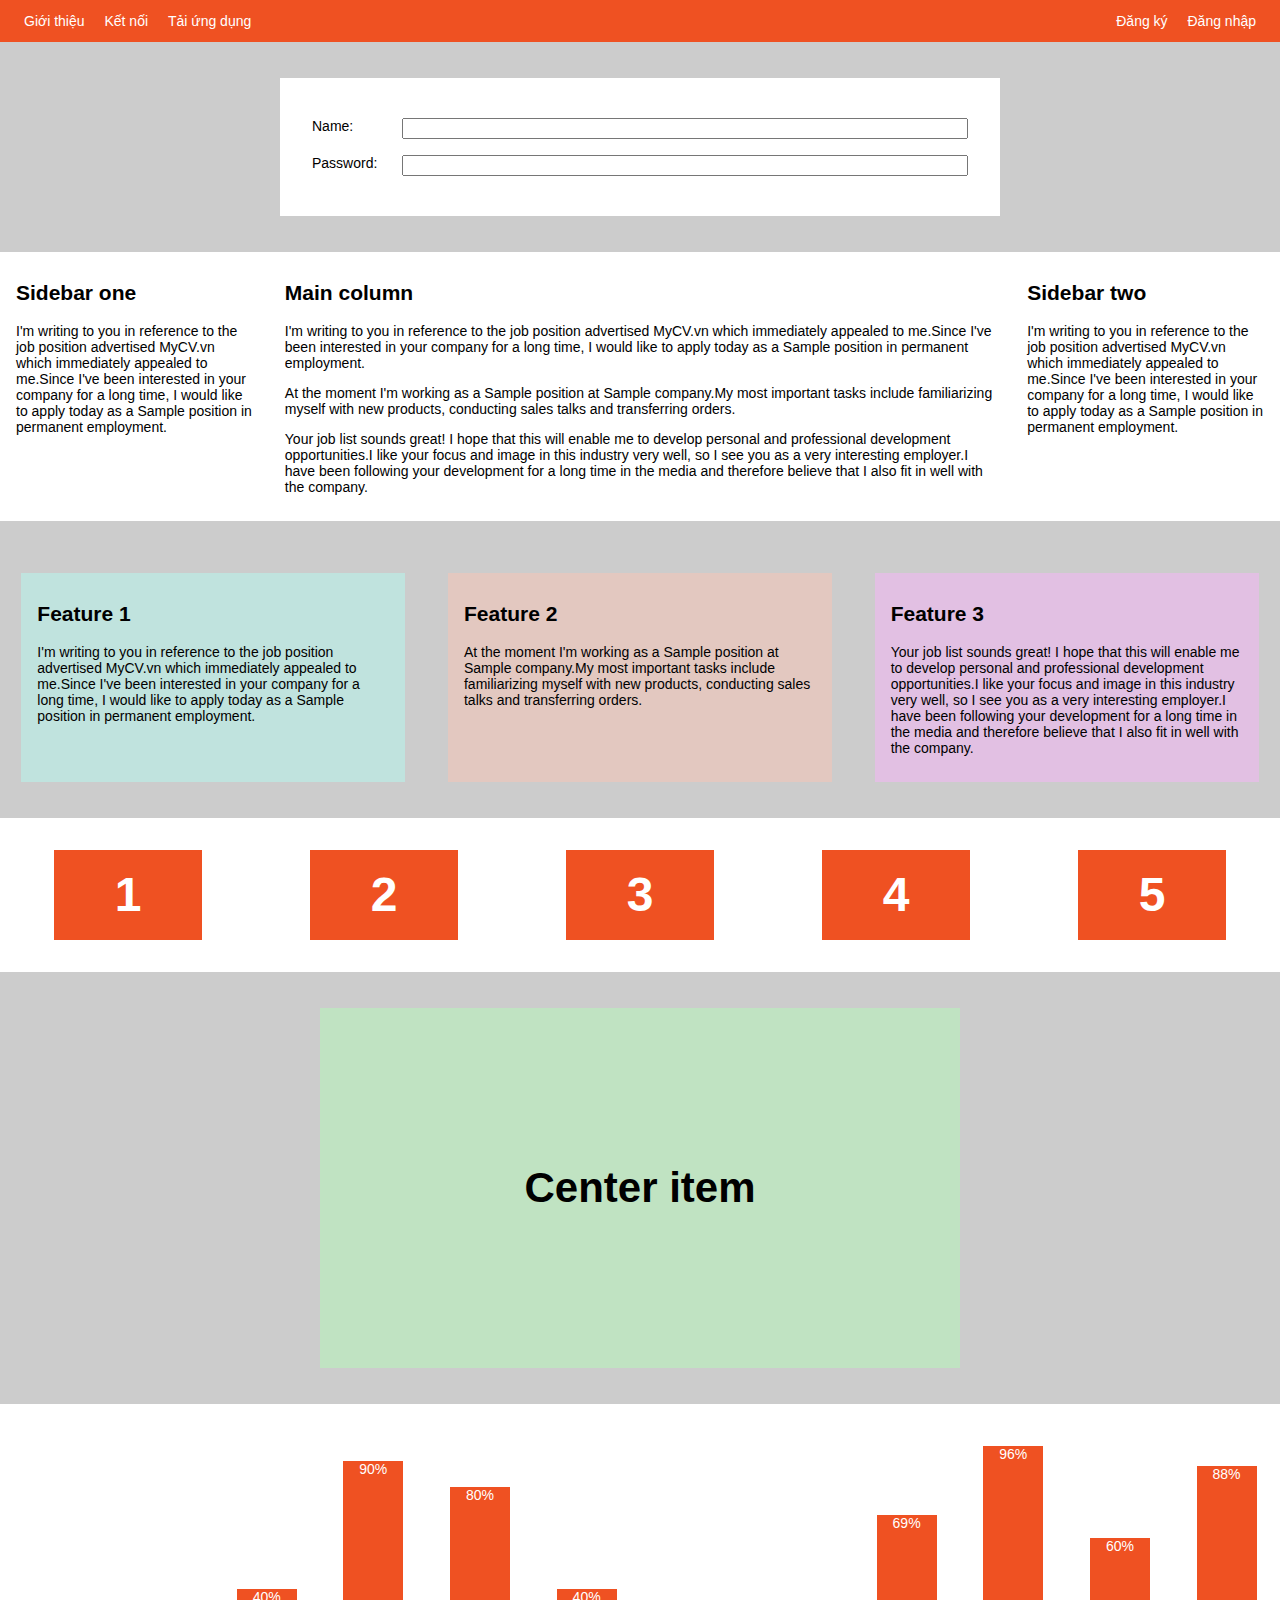
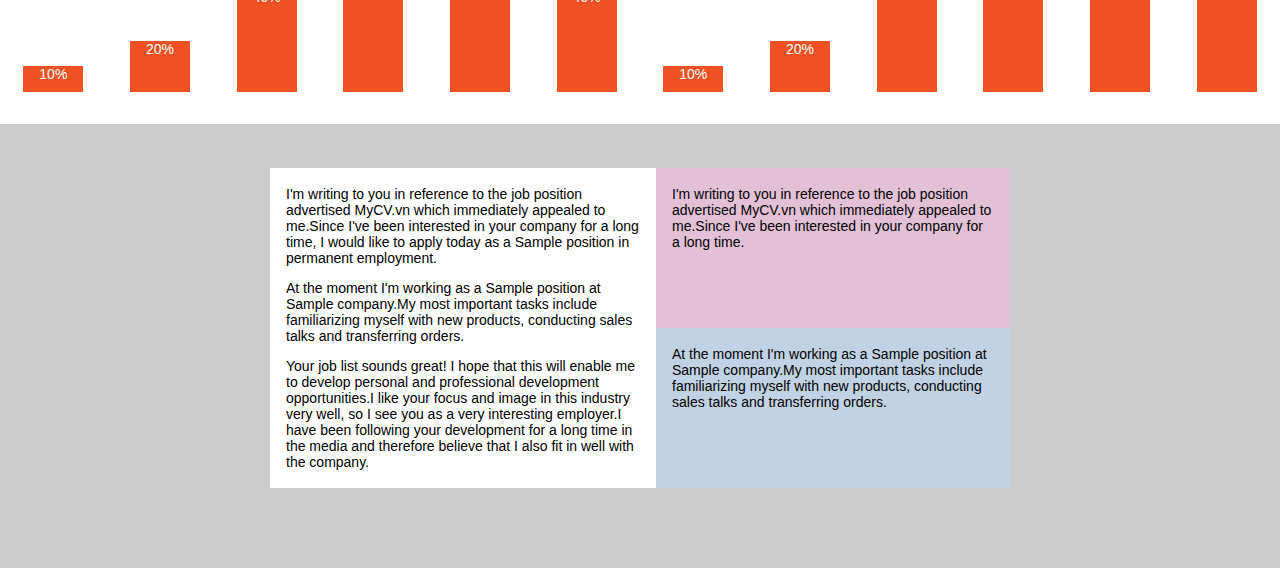
<file: baitap/index.html>
<!DOCTYPE html>
<html>
    <head>
        <title>F8 - Shop</title>
        <meta charset="utf-8">
        <link rel="stylesheet" href="../baitap/asset/css/main.css">
    </head>
    
    <body>
        <!-- Navbar -->
        <div class="nav">
            <ul class="nav-list">
                <li class="nav-item">Giới thiệu</li>
                <li class="nav-item">Kết nối</li>
                <li class="nav-item">Tải ứng dụng</li>
            </ul>
            <ul class="nav-list">
                <li class="nav-item">Đăng ký</li>
                <li class="nav-item">Đăng nhập</li>
            </ul>
        </div>
        
        <!-- Form layout -->
        <div class="form-container">
            <form action="" class="form">
                <div class="form__row">
                    <label class="form__label" for="name">Name:</label>
                    <input class="form__input" type="text" id="name">
                </div>
                <div class="form__row">
                    <label class="form__label" for="password">Password:</label>
                    <input class="form__input" type="password" id="password">
                </div>
            </form>
        </div>

        <!-- Column layout -->
        <div class="column-layout">
            <div class="column-item sidebar-one">
                <h2>Sidebar one</h2>
                <p>I'm writing to you in reference to the job position advertised MyCV.vn which immediately appealed to me.Since I've been interested in your company for a long time, I would like to apply today as a Sample position in permanent employment.</p>
            </div>
            <div class="column-item main-column">
                <h2>Main column</h2>
                <p>I'm writing to you in reference to the job position advertised MyCV.vn which immediately appealed to me.Since I've been interested in your company for a long time, I would like to apply today as a Sample position in permanent employment.</p>
                <p>At the moment I'm working as a Sample position at Sample company.My most important tasks include familiarizing myself with new products, conducting sales talks and transferring orders.</p>
                <p>Your job list sounds great! I hope that this will enable me to develop personal and professional development opportunities.I like your focus and image in this industry very well, so I see you as a very interesting employer.I have been following your development for a long time in the media and therefore believe that I also fit in well with the company.</p>
            </div>
            <div class="column-item sidebar-two">
                <h2>Sidebar two</h2>
                <p>I'm writing to you in reference to the job position advertised MyCV.vn which immediately appealed to me.Since I've been interested in your company for a long time, I would like to apply today as a Sample position in permanent employment.</p>
            </div>
        </div>

        <!-- Feature layout -->
        <div class="feature-layout">
            <div class="feature-item">
                <h2>Feature 1</h2>
                <p>I'm writing to you in reference to the job position advertised MyCV.vn which immediately appealed to me.Since I've been interested in your company for a long time, I would like to apply today as a Sample position in permanent employment.</p>
            </div>
            <div class="feature-item">
                <h2>Feature 2</h2>
                <p>At the moment I'm working as a Sample position at Sample company.My most important tasks include familiarizing myself with new products, conducting sales talks and transferring orders.</p>
            </div>
            <div class="feature-item">
                <h2>Feature 3</h2>
                <p>Your job list sounds great! I hope that this will enable me to develop personal and professional development opportunities.I like your focus and image in this industry very well, so I see you as a very interesting employer.I have been following your development for a long time in the media and therefore believe that I also fit in well with the company.</p>
            </div>
        </div>

        <!-- Wrap layout -->
        <div class="wrap-layout">
            <div class="wrap-layout__item">1</div>
            <div class="wrap-layout__item">2</div>
            <div class="wrap-layout__item">3</div>
            <div class="wrap-layout__item">4</div>
            <div class="wrap-layout__item">5</div>
        </div>

        <!-- Center layout -->
        <div class="center-layout">
            <h3 class="center-layout__item">Center item</h3>
        </div>

        <!-- Chart -->
        <div class="chart-layout">
            <div class="chart-layout__item" style="--percent: 10%">10%</div>
            <div class="chart-layout__item" style="--percent: 20%">20%</div>
            <div class="chart-layout__item" style="--percent: 40%">40%</div>
            <div class="chart-layout__item" style="--percent: 90%">90%</div>
            <div class="chart-layout__item" style="--percent: 80%">80%</div>
            <div class="chart-layout__item" style="--percent: 40%">40%</div>
            <div class="chart-layout__item" style="--percent: 10%">10%</div>
            <div class="chart-layout__item" style="--percent: 20%">20%</div>
            <div class="chart-layout__item" style="--percent: 69%">69%</div>
            <div class="chart-layout__item" style="--percent: 96%">96%</div>
            <div class="chart-layout__item" style="--percent: 60%">60%</div>
            <div class="chart-layout__item" style="--percent: 88%">88%</div>
        </div>

        <!-- End -->
        <div class="the-end">
            <div class="the-end__first">
                <p>I'm writing to you in reference to the job position advertised MyCV.vn which immediately appealed to me.Since I've been interested in your company for a long time, I would like to apply today as a Sample position in permanent employment.</p>
                <p>At the moment I'm working as a Sample position at Sample company.My most important tasks include familiarizing myself with new products, conducting sales talks and transferring orders.</p>
                <p>Your job list sounds great! I hope that this will enable me to develop personal and professional development opportunities.I like your focus and image in this industry very well, so I see you as a very interesting employer.I have been following your development for a long time in the media and therefore believe that I also fit in well with the company.</p>
            </div>
            <div class="the-end__second">
                <div class="the-end__second-one">
                    <p>I'm writing to you in reference to the job position advertised MyCV.vn which immediately appealed to me.Since I've been interested in your company for a long time.</p>
                </div>
                <div class="the-end__second-two">
                    <p>At the moment I'm working as a Sample position at Sample company.My most important tasks include familiarizing myself with new products, conducting sales talks and transferring orders.</p>
                </div>
            </div>
        </div>
    </body>
</html>
</file>
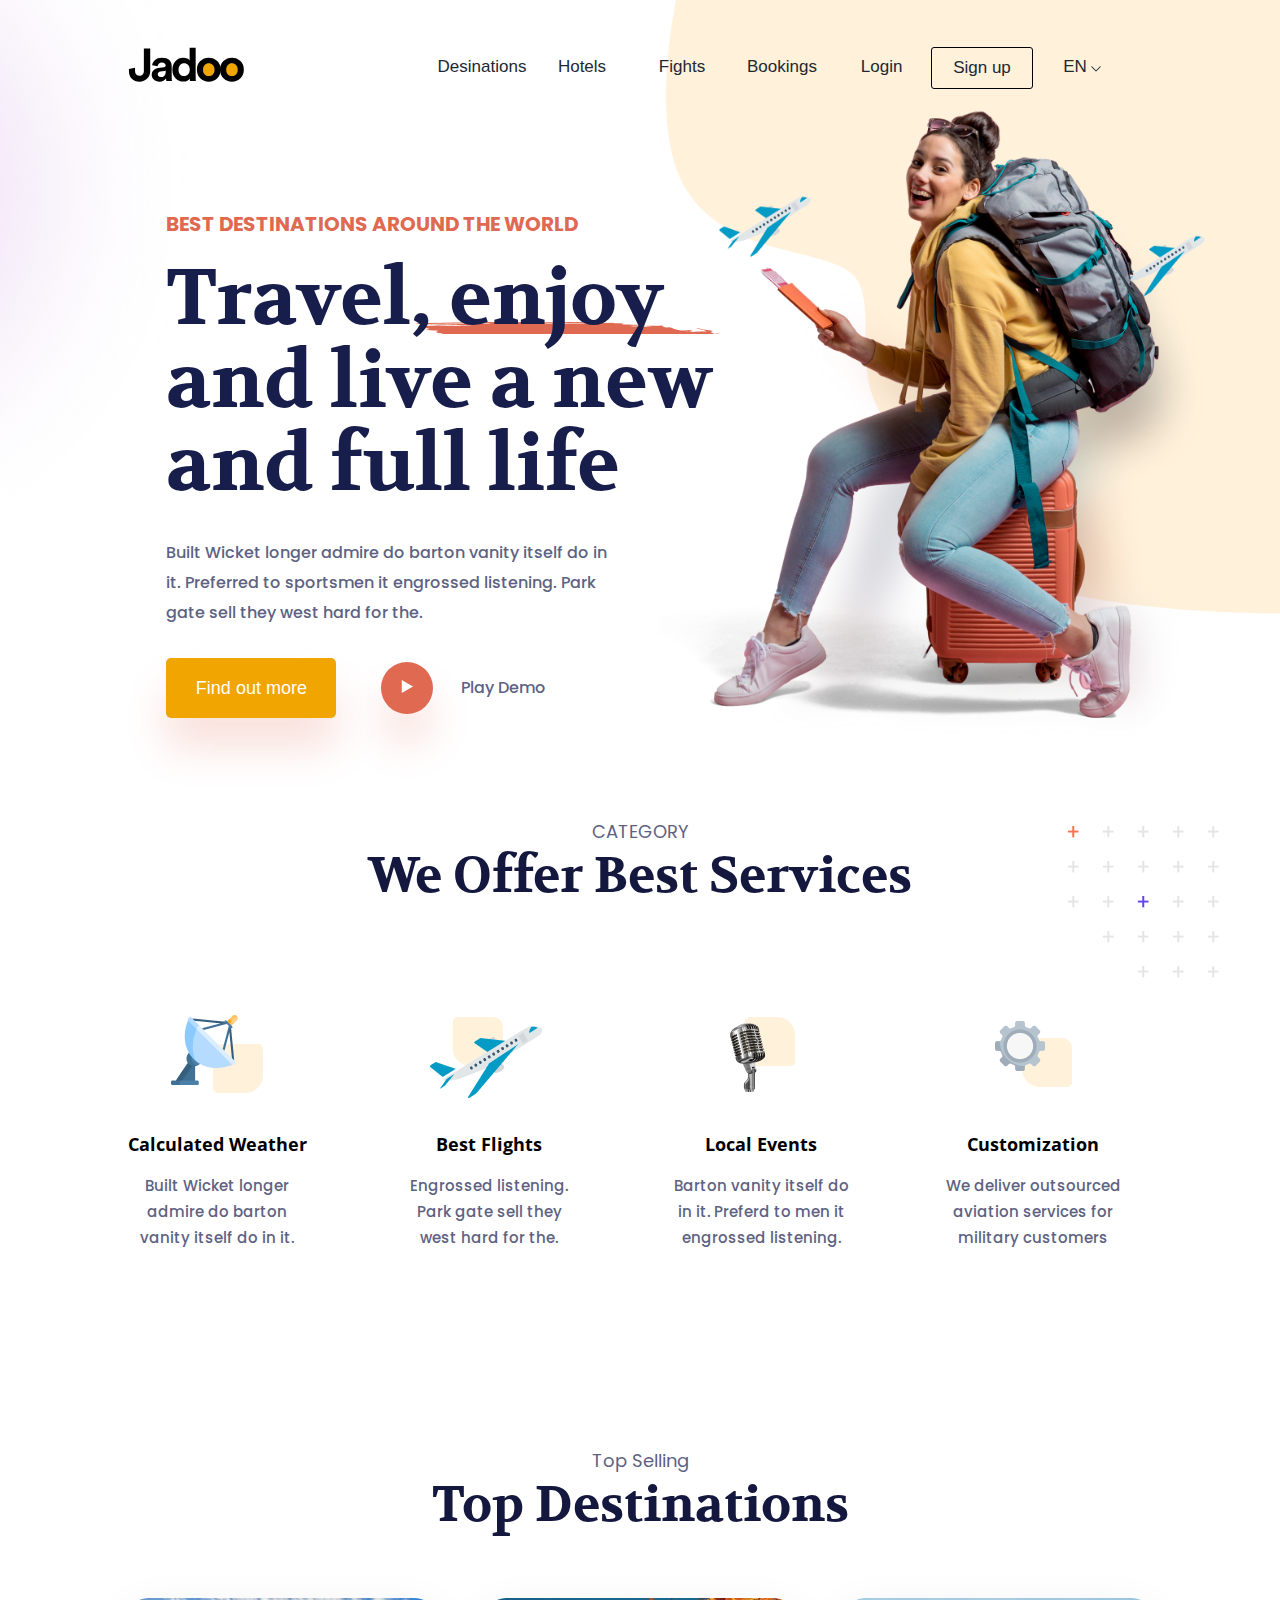
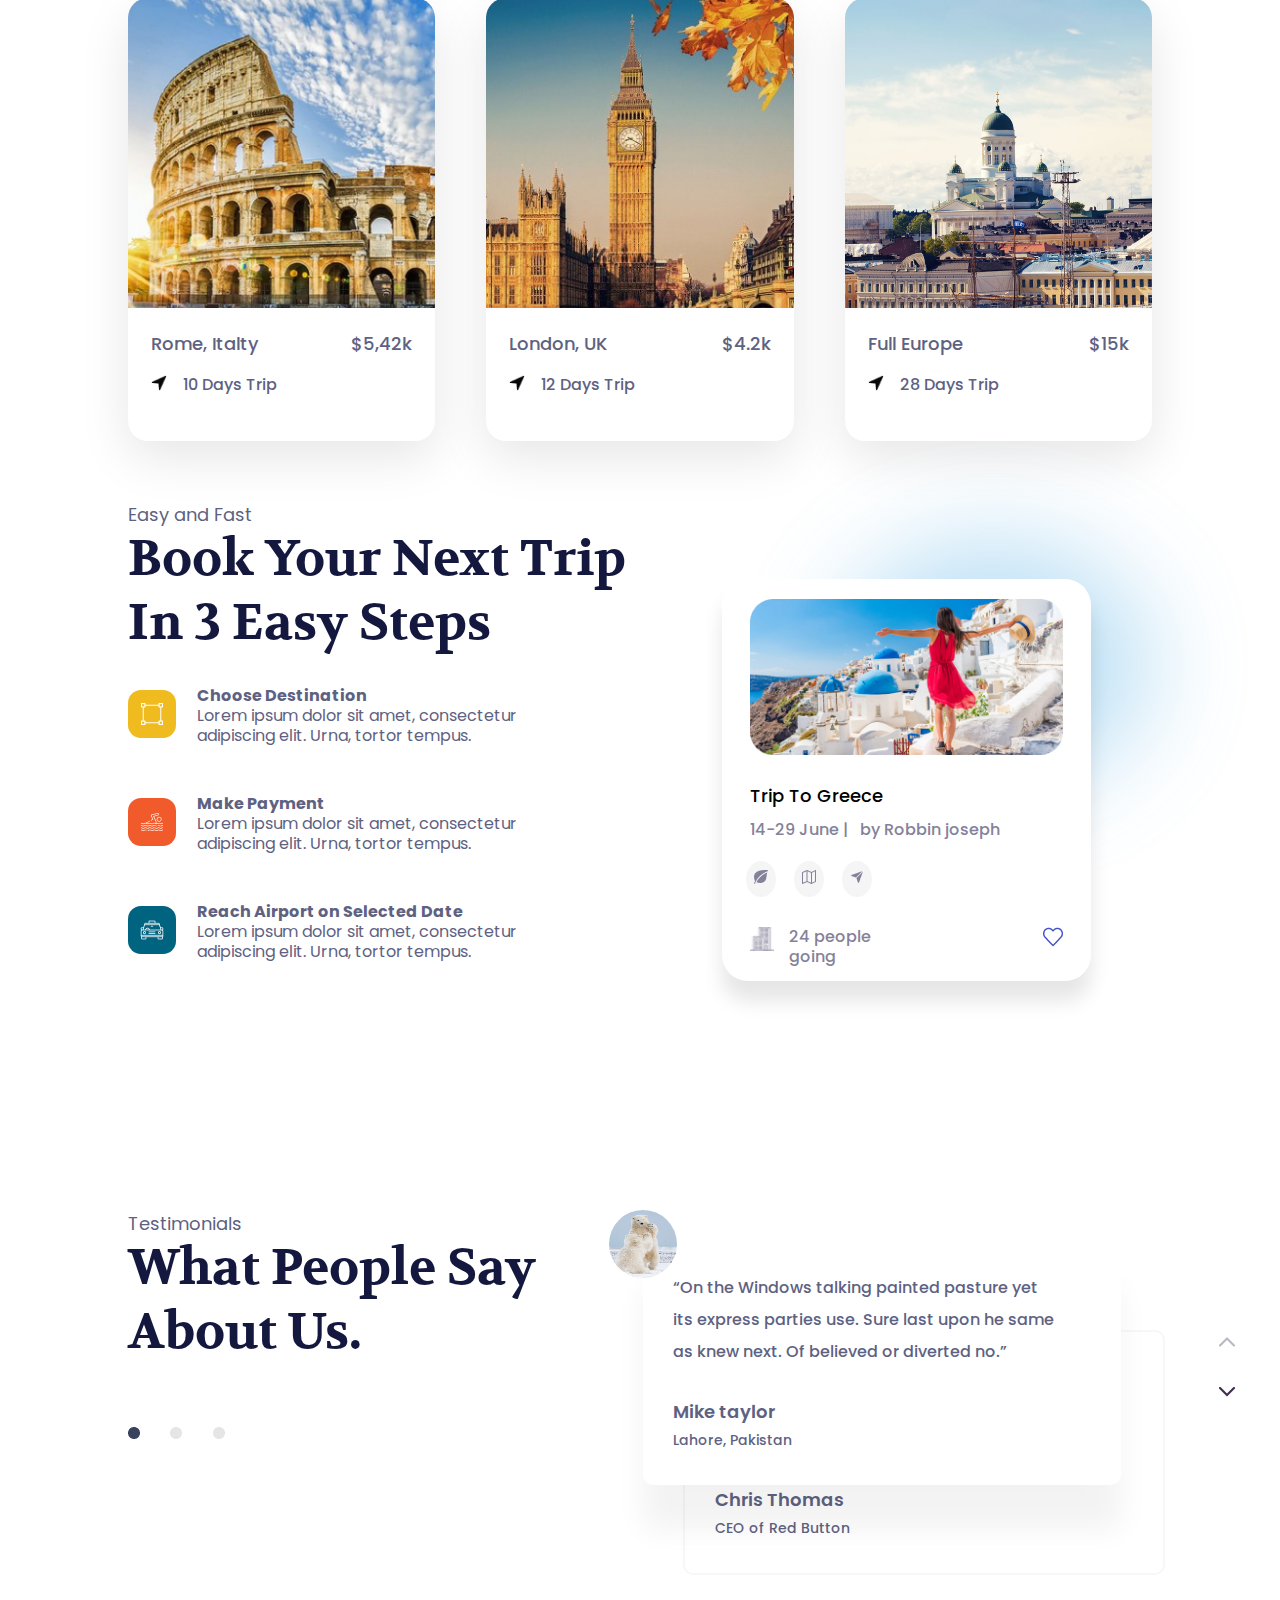
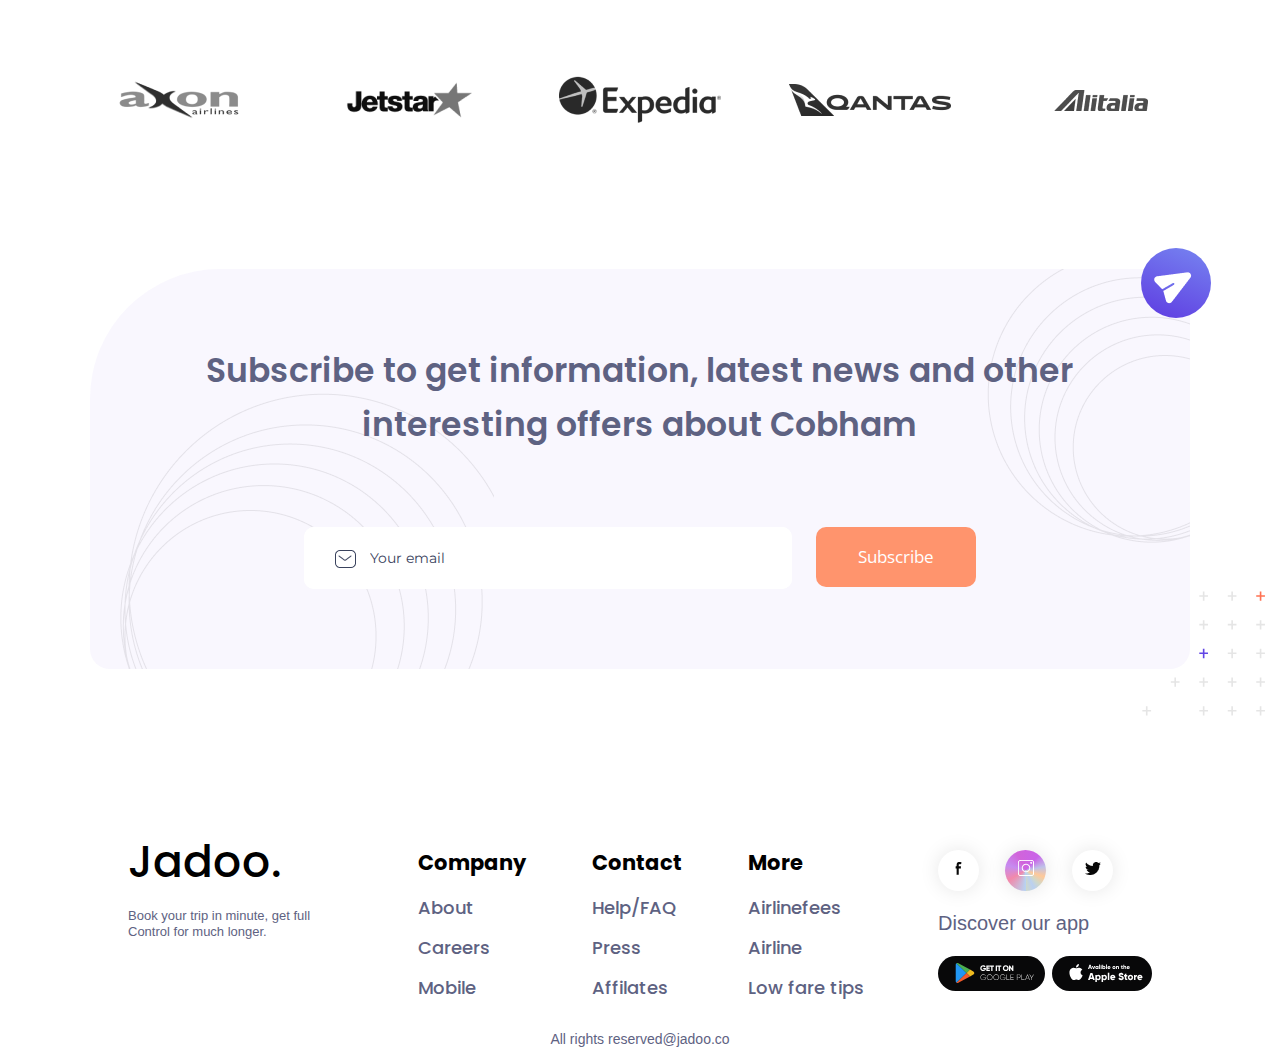
<file: Code-html-css-Jadoo/index.html>
<!DOCTYPE html>
<html lang="en">
<head>
    <meta charset="UTF-8">
    <meta http-equiv="X-UA-Compatible" content="IE=edge">
    <meta name="viewport" content="width=device-width, initial-scale=1.0">
    <link rel="stylesheet" href="./assets/font/themify-icons-font/themify-icons/themify-icons.css">
    <link rel="stylesheet" href="./assets/css/styles.css">
    <link rel="stylesheet" href="./assets/css/responsive.css">
    <link href="https://fonts.googleapis.com/css2?family=Montserrat:wght@100;200;300;400;500;600;700;800;900&family=Open+Sans:wght@600&family=Poppins:wght@500;700&family=Volkhov:wght@700&display=swap" rel="stylesheet">
</head>
<body>
    <section id="hero">
        <div class="sidebar">
            <div class="logo">
                <img src="./assets/images/Logo.svg" alt="">
            </div>
            <div class="nav">
                <div class="menu center">
                    <i class="ti-menu"></i>
                </div>
                <div class="list">
                    <div class="sub_list">
                        <ul>
                            <li><a href="#">Desinations</a></li>
                            <li><a href="#">Hotels</a></li>
                            <li><a href="#">Fights</a></li>
                            <li><a href="#">Bookings</a></li>
                        </ul>
                    </div>
                    <div class="log_list">
                        <ul>
                            <li class="login"><a href="#">Login</a></li>
                            <li class="sign_up"><a href="#">Sign up</a></li>
                            <li class="en">
                                <a href="#">EN
                                    <img src="./assets/images/Vector 1.png" alt=""></a>
                            </li>
                        </ul>
                    </div>
                </div>
            </div>
        </div>
        <div class="header">
            <div class="desc">
                <div><h3>BEST DESTINATIONS AROUND THE WORLD</h3></div>
                <div>
                    <h1>Travel, enjoy and live a new and full life</h1>
                    <img src="./assets/images/Decore.png" alt="">
                </div>
                <div><p>Built Wicket longer admire do barton vanity itself do in it. Preferred to sportsmen it engrossed listening. Park gate sell they west hard for the.</p></div>
                <div>
                    <button>
                        Find out more
                    </button>
                    <div>
                        <div class="center">
                            <a href=""><img src="./assets/images/Polygon 1.png" alt=""></a>
                        </div>
                        <p>Play Demo</p>
                    </div>
                </div>
            </div>
            <div class="image">
                <img src="./assets/images/Image.png" alt="">
            </div>
        </div>
        <div class="decore_left">
            <img src="./assets/images/Ellipse 8.png" alt="">
        </div>
        <div class="decore_right">
            <img src="./assets/images/anh_goc.png" alt="">
        </div>
    </section>

    <section id="services">
        <div class="head">
           <p>CATEGORY</p> 
           <h1>We Offer Best Services</h1>
        </div>
        <div class="col_4">
            <div class="category">
                <a href="">
                    <div class="sub_cate">
                        <div class="center">
                            <div class="logo_1">
                                <img class="logo_cate" src="./assets/images/satellite-dish.png" alt="">
                                <img class="decore_logo" src="./assets/images/Rectangle 157 (1).png" alt="">
                            </div>
                        </div>
                        <h3>Calculated Weather </h3>
                        <p>Built Wicket longer admire do barton vanity itself do in it.</p>
                        <img class="decore_cate" src="./assets/images/Rectangle 157.png" alt="">
                    </div>
                </a>
            </div>
            <div class="category">
                <a href="">
                    <div class="sub_cate">
                        <div class="center">
                            <div class="logo_2">
                                <img class="logo_cate" src="./assets/images/plane.png" alt="">
                                <img class="decore_logo" src="./assets/images/Rectangle 158.png" alt="">
                            </div>
                        </div>
                        <h3>Best Flights</h3>
                        <p>Engrossed listening. Park gate sell they west hard for the.</p>
                        <img class="decore_cate" src="./assets/images/Rectangle 157.png" alt="">
                    </div>
                </a>
            </div>
            <div class="category">
                <a href="">
                    <div class="sub_cate">
                        <div class="center">
                            <div class="logo_3">
                                <img class="logo_cate" src="./assets/images/image 25.png" alt="">
                                <img class="decore_logo" src="./assets/images/Rectangle 159.png" alt="">
                            </div>
                        </div>
                        <h3>Local Events</h3>
                        <p>Barton vanity itself do in it. Preferd to men it engrossed listening. </p>
                        <img class="decore_cate" src="./assets/images/Rectangle 157.png" alt="">
                    </div>
                </a>
            </div>
            <div class="category">
                <a href="">
                    <div class="sub_cate">
                        <div class="center">
                            <div class="logo_4">
                                <img class="logo_cate" src="./assets/images/power-supply 1.png" alt="">
                                <img class="decore_logo" src="./assets/images/Rectangle 160.png" alt="">
                            </div>
                        </div>
                        <h3>Customization</h3>
                        <p>We deliver outsourced aviation services for military customers</p>
                        <img class="decore_cate" src="./assets/images/Rectangle 157.png" alt="">
                    </div>
                </a>
            </div>
        </div>
        <div class="decore_group">
            <img src="./assets/images/Group 4.png" alt="">
        </div>
    </section>

    <section id="destinations">
        <div class="head">
            <p>Top Selling</p> 
            <h1>Top Destinations</h1>
        </div>
        <div class="col_3">
            <div class="destination">
                <img src="./assets/images/Rectangle 140.png" alt="">
                <div class="row_2">
                    <a href="">
                        <div class="col_2">
                            <p>Rome, Italty</p>
                            <p>$5,42k</p>
                        </div>
                        <div class="col_2-start">
                            <img src="./assets/images/Vector.png" alt="">
                            <p>10 Days Trip</p>
                        </div>
                    </a>
                </div>
            </div>
            <div class="destination">
                <img src="./assets/images/Rectangle 141.jpg" alt="">
                <div class="row_2">
                    <a href="">
                        <div class="col_2">
                            <p>London, UK</p>
                            <p>$4.2k</p>
                        </div>
                        <div class="col_2-start">
                            <img src="./assets/images/Vector.png" alt="">
                            <p>12 Days Trip</p>
                        </div>
                    </a>
                </div>
            </div>
            <div class="destination">
                <img src="./assets/images/Rectangle 142.png" alt="">
                <div class="row_2">
                    <a href="">
                        <div class="col_2">
                            <p>Full Europe</p>
                            <p>$15k</p>
                        </div>
                        <div class="col_2-start">
                            <img src="./assets/images/Vector.png" alt="">
                            <p>28 Days Trip</p>
                        </div>
                    </a>
                </div>
            </div>
        </div>
    </section>

    <section id="book_trip">
        <div class="content">
            <div class="head">
                <p>Easy and Fast</p> 
                <h1>Book Your Next Trip In 3 Easy Steps</h1>
            </div>
            <div>
                <div class="value">
                    <div class="bg yellow center">
                        <img src="./assets/images/vector_vuong.png" alt="">
                    </div>
                    <h3>Choose Destination</h3>
                    <p>Lorem ipsum dolor sit amet, consectetur adipiscing elit. Urna, tortor tempus. </p>
                </div>
                <div class="value">
                    <div class="bg orange center">
                        <img src="./assets/images/water-sport 1.png" alt="">
                    </div>
                    <h3>Make Payment</h3>
                    <p>Lorem ipsum dolor sit amet, consectetur adipiscing elit. Urna, tortor tempus. </p>
                </div>
                <div class="value">
                    <div class="bg blue center">
                        <img src="./assets/images/Taxi Car Cab Vehicle Transport.png" alt="">
                    </div>
                    <h3>Reach Airport on Selected Date</h3>
                    <p>Lorem ipsum dolor sit amet, consectetur adipiscing elit. Urna, tortor tempus. </p>
                </div>
            </div>
        </div>
        <div class="pic">
            <div class="image">
                <div>
                    <img class="pic_1" src="./assets/images/Rectangle 17.jpg" alt="">
                </div>
                <div>
                    <h3>Trip To Greece</h3>
                </div>
                <div>
                    <div class="date"><p>14-29 June |</p></div>
                    <div><p>by Robbin joseph</p></div>
                </div>
                <div>
                    <div class="center"><a href=""><img src="./assets/images/leaf 1.png" alt=""></a></div>
                    <div class="center"><a href=""><img src="./assets/images/map 1.png" alt=""></a></div>
                    <div class="center"><a href=""><img src="./assets/images/send 2.png" alt=""></a></div>
                </div>
                <div>
                    <div>
                        <img src="./assets/images/Group.png" alt="">
                        <p>24 people going</p>
                    </div>
                    <div>
                        <a href=""><img src="./assets/images/Group (1).png" alt=""></a>
                    </div>
                </div>
                <div class="shado">
                </div>
            </div>
        </div>
    </section>

    <section id="testimonials">
        <div class="head">
            <div>
                <p>Testimonials</p> 
                <h1>What People Say  About Us.</h1>
            </div>
            <div class="point">
                <a href=""><img src="./assets/images/Ellipse 25.png" alt=""></a>
                <a href=""><img src="./assets/images/Ellipse 26.png" alt=""></a>
                <a href=""><img src="./assets/images/Ellipse 26.png" alt=""></a>
            </div>
        </div>
        <div class="comments">
            <img src="./assets/images/4-buc-anh-dep-hinh-gau-truc.jpg" alt="">
            <div class="comment cm_1">
                <p>“On the Windows talking painted pasture yet its express parties use. Sure last upon he same as knew next. Of believed or diverted no.”</p>
                <div>
                    <h3>Mike taylor</h3>
                    <p>Lahore, Pakistan</p>
                </div>
            </div>
            <div class="comment cm_2">
                <p>“On the Windows talking painted pasture yet its express parties use. Sure last upon he same as knew next. Of believed or diverted no.”</p>
                <div>
                    <h3>Chris Thomas</h3>
                    <p>CEO of Red Button</p>
                </div>
            </div>
            <div class="move center">
                <div class="center">
                    <a href="#"><img src="./assets/images/Vector 2.png" alt=""></a>
                </div>
                <div class="center">
                    <a href="#"><img src="./assets/images/Vector 3.png" alt=""></a>
                </div>
            </div>
        </div>
    </section>

    <section id="logos">
        <div class="logo_1 center">
            <a href=""><img src="./assets/images/image 27.png" alt=""></a>
        </div>
        <div class="logo_2 center">
            <a href=""><img src="./assets/images/image 28.png" alt=""></a>
        </div>
        <div class="logo_3 center">
            <a href=""><img src="./assets/images/image 29.png" alt=""></a>
        </div>
        <div class="logo_4 center">
            <a href=""><img src="./assets/images/image 30.png" alt=""></a>
        </div>
        <div class="logo_5 center">
            <a href=""><img src="./assets/images/image 31.png" alt=""></a>
        </div>
    </section>

    <section id="subscribe">
        <div class="sub">
            <div class="text">
                <h3>Subscribe to get information, latest news and other
                    interesting offers about Cobham</h3>
            </div>
            <div class="btn">
                <div class="input">
                    <input type="text" placeholder="Your email">
                    <img src="./assets/images/Group 46.png" alt="">
                </div>
                <button>Subscribe</button>
            </div>
            <div class="left_bottom">
                <img src="./assets/images/Group 42.png" alt="">
            </div>
            <div class="top_right">
                <img src="./assets/images/Group 42 (1).png" alt="">
            </div>
            <div class="send center">
                <img src="./assets/images/send (2) 1.png" alt="">
            </div>
            <div class="right_bottom">
                <img src="./assets/images/Group 5.svg" alt="">
            </div>  
        </div>
    </section>

    <section id="footer">
        <div class="sub_footer">
            <div class="company_desc">
                <h1>Jadoo.</h1>
                <p>Book your trip in minute, get full
                    Control for much longer.
                    </p>
            </div>
            <div class="nav_column">
                <div>
                    <h3>Company</h3>
                    <p>About</p>
                    <p>Careers</p>
                    <p>Mobile</p>
                </div>
                <div>
                    <h3>Contact</h3>
                    <p>Help/FAQ</p>
                    <p>Press</p>
                    <p>Affilates</p>
                </div>
                <div>
                    <h3>More</h3>
                    <p>Airlinefees</p>
                    <p>Airline</p>
                    <p>Low fare tips</p>
                </div>
            </div>
            <div class="outbound">
                <div class="icons">
                    <div class="fb icon center">
                        <a href=""><img src="./assets/images/Facebook Icon.png" alt=""></a>
                    </div>
                    <div class="ins icon center">
                        <a href=""><img src="./assets/images/instagram 1.png" alt=""></a>
                    </div>
                    <div class="tw icon center">
                        <a href=""><img src="./assets/images/twiter.png" alt=""></a>
                    </div>
                </div>
                <div class="text">
                    <p>Discover our app</p>
                </div>
                <div class="app">
                    <a href=""><img src="./assets/images/Google Play.svg" alt=""></a>
                    <a href=""><img src="./assets/images/Play Store.svg" alt=""></a>
                </div>
                <div class="app_1">
                    <div class="center">
                        <a href=""><img src="./assets/images/gg.svg" alt=""></a>
                    </div>
                    <div class="center">
                        <a href=""><img src="./assets/images/apple.svg" alt=""></a>
                    </div>
                </div>
            </div>
        </div>
        <div class="copyright">
            <p>All rights reserved@jadoo.co</p>
        </div>
    </section>
</body>
</html>
</file>
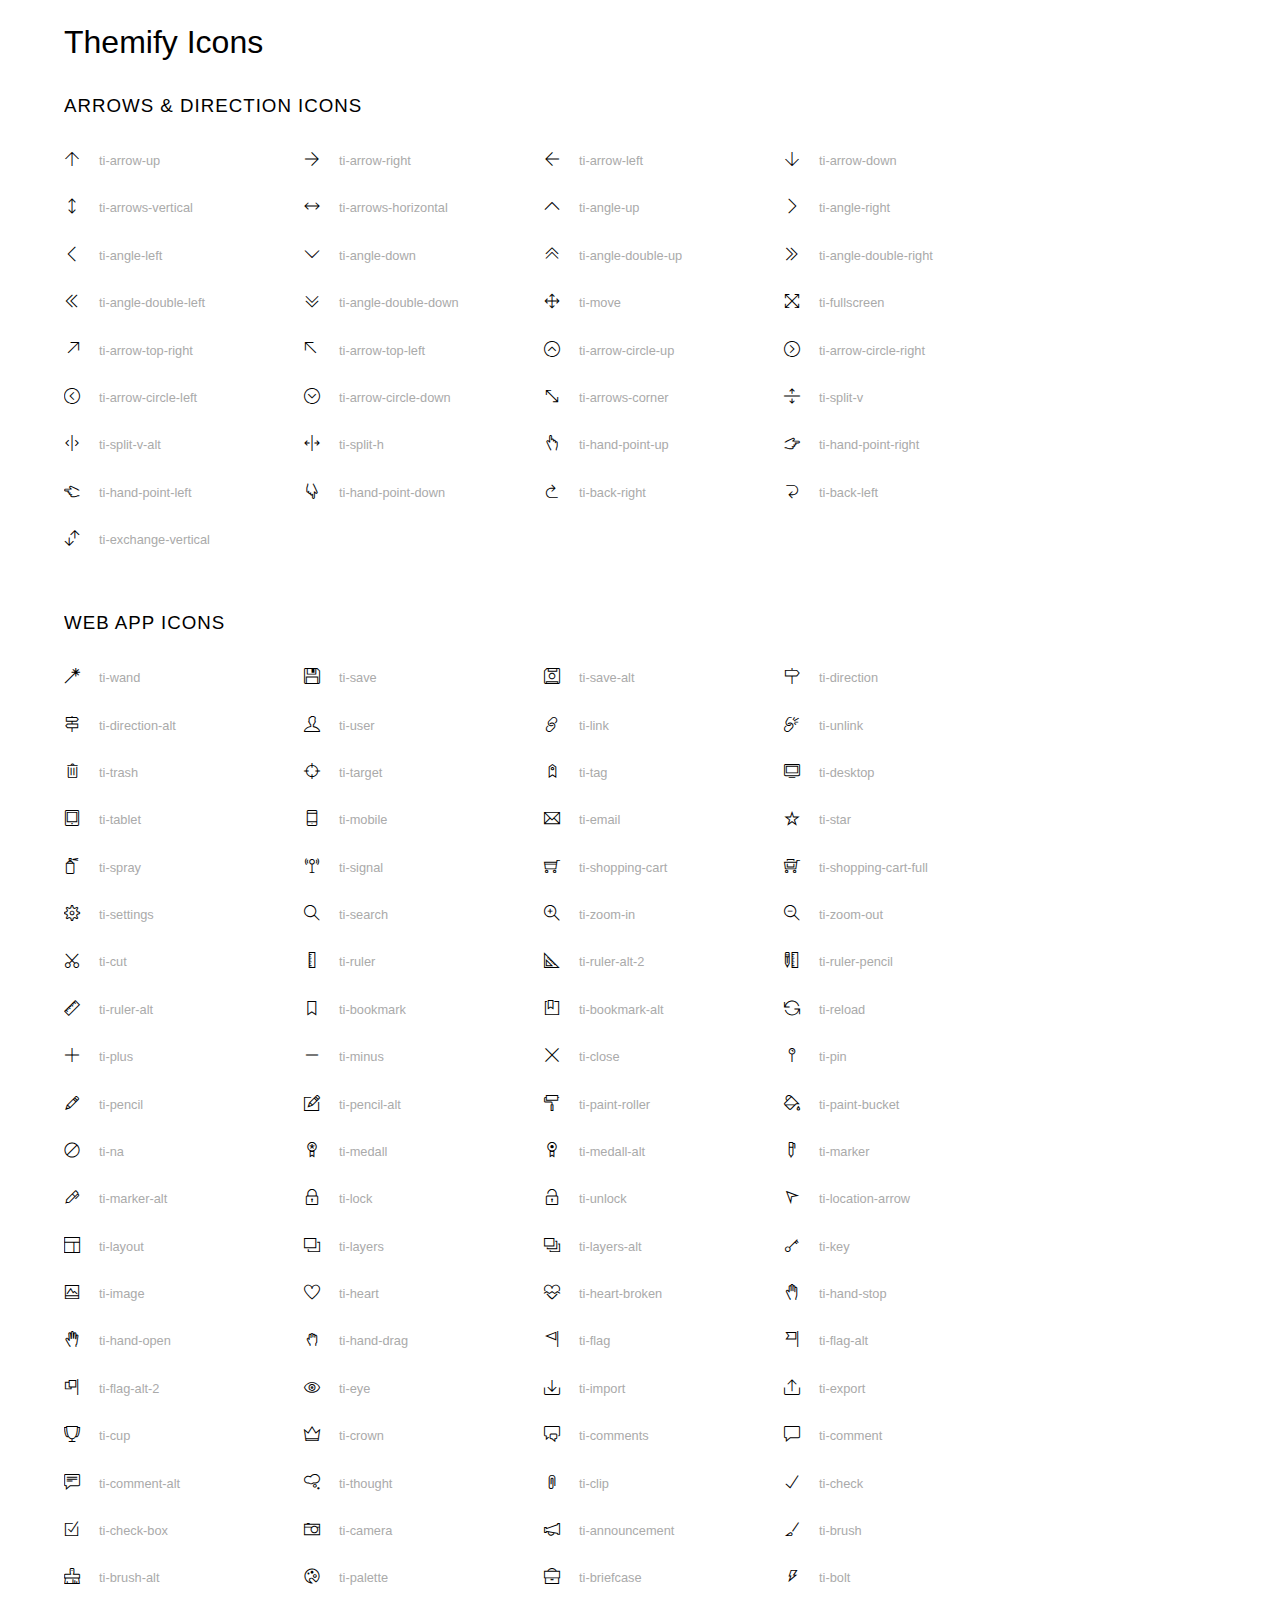
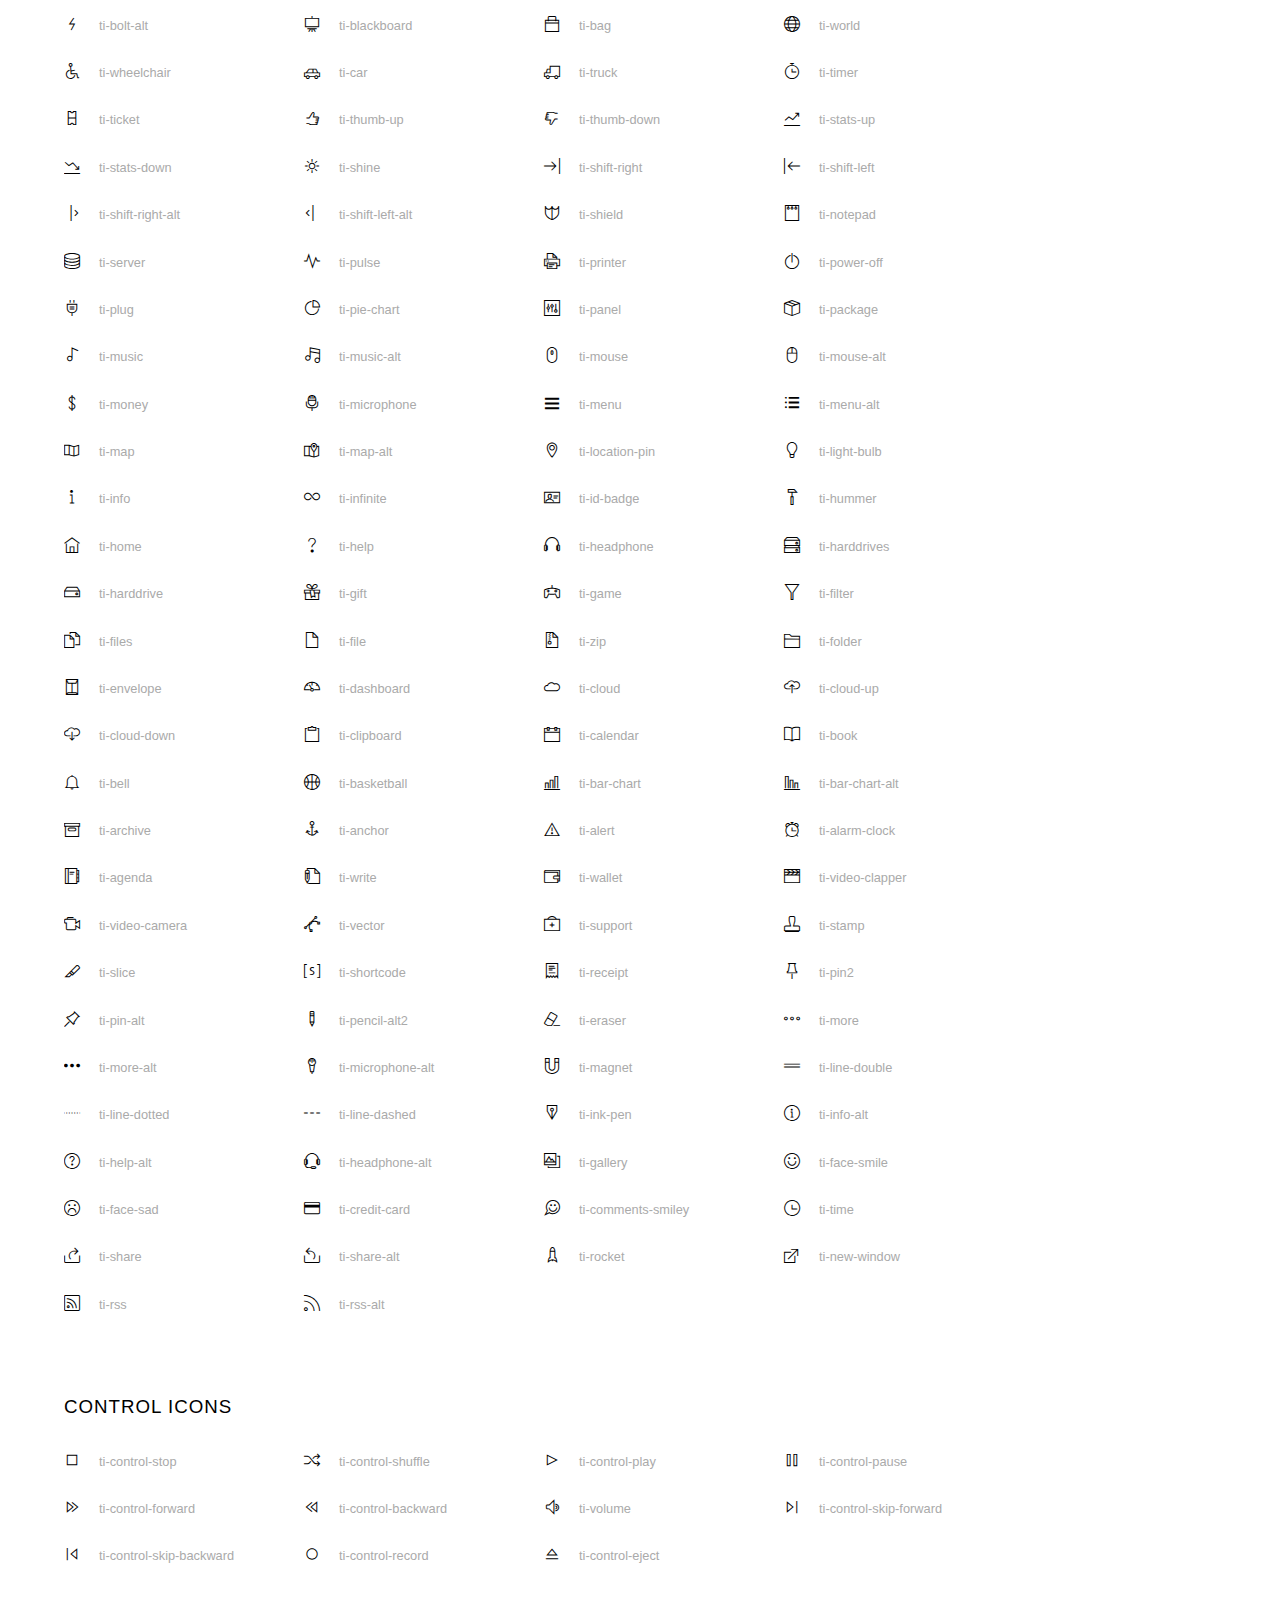
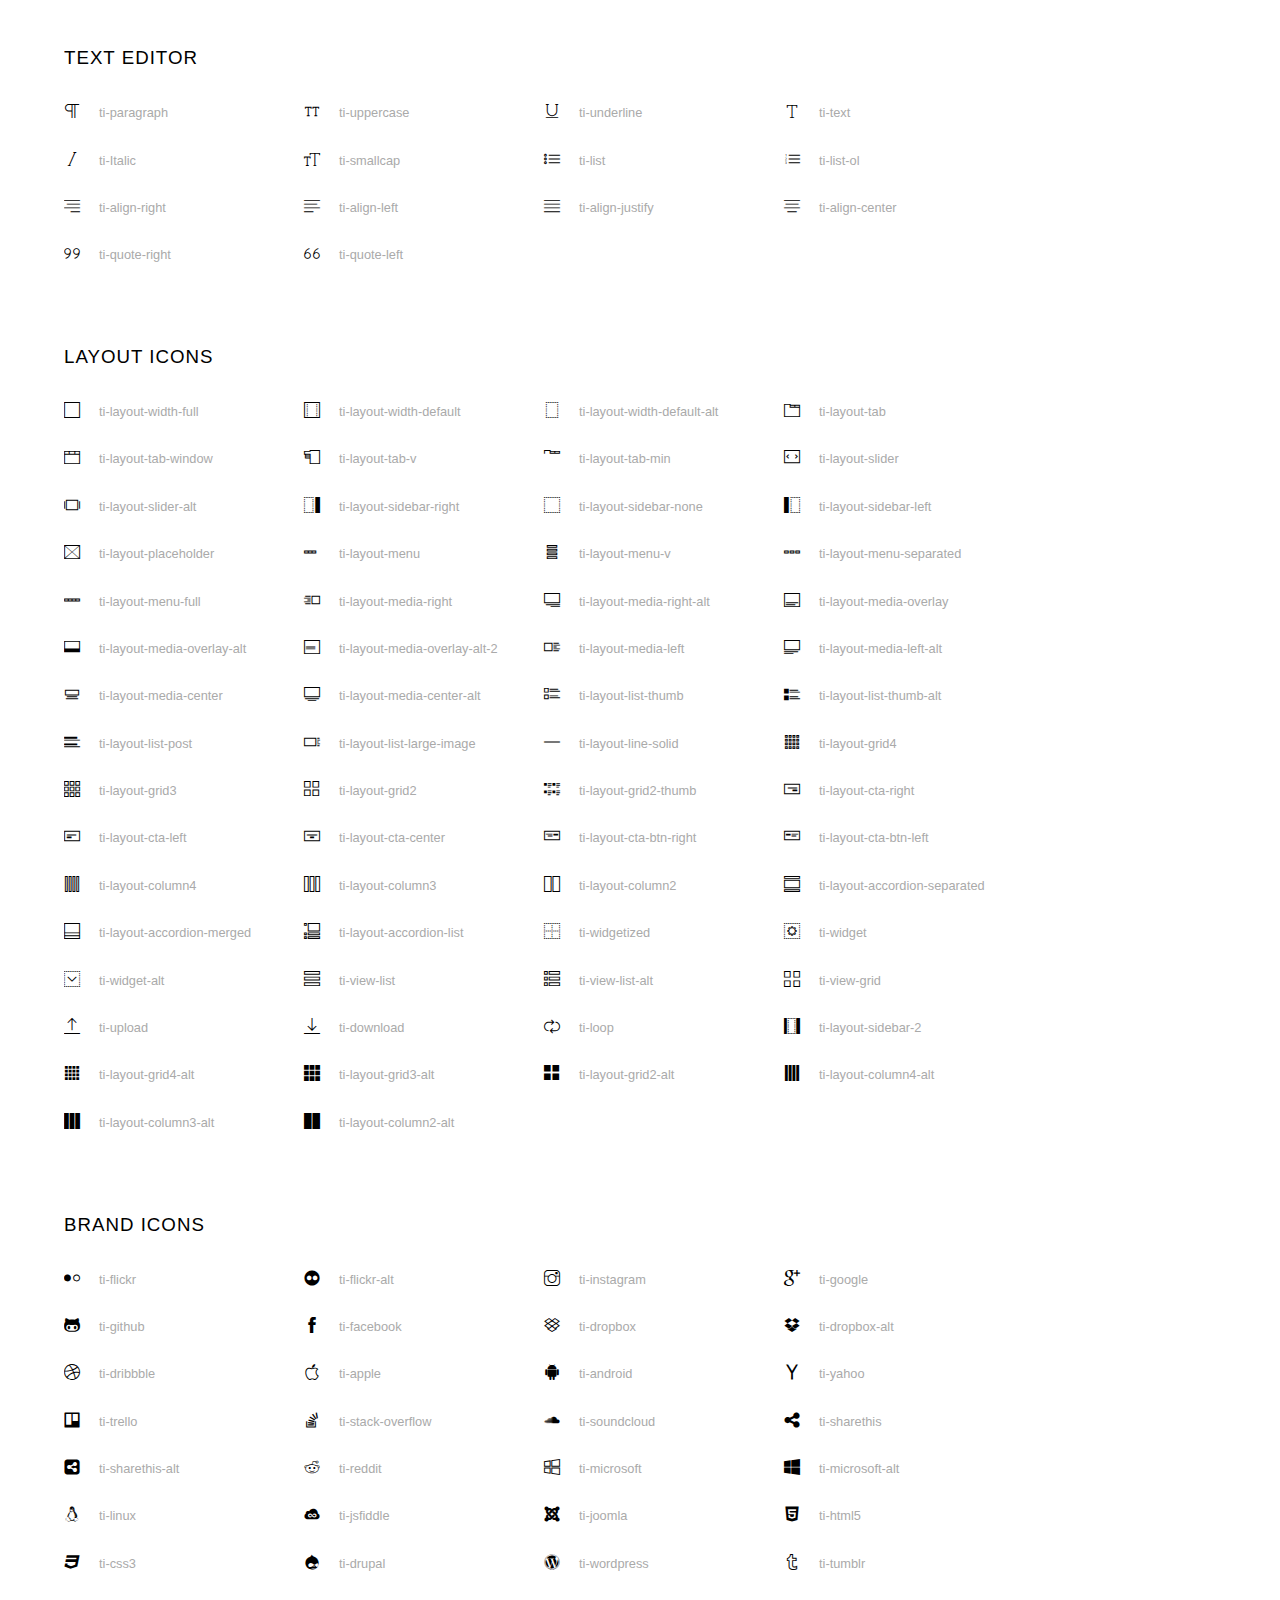
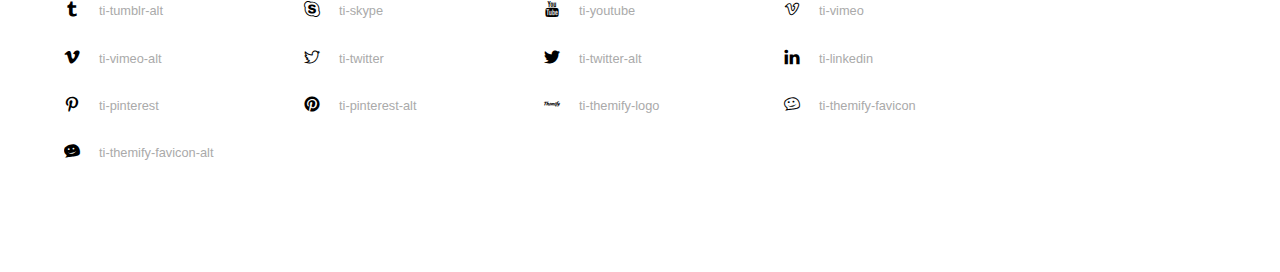
<file: Code-html-css-Jadoo/assets/font/themify-icons-font/themify-icons/index.html>
<!doctype html>
<html>
<head>
	<meta charset="utf-8">
	<title>Themify Icon Font</title>
	<meta name="viewport" content="width=device-width">
	<link rel="stylesheet" href="demo-files/demo.css">
	<link rel="stylesheet" href="themify-icons.css">
	<!--[if lt IE 8]><!-->
	<link rel="stylesheet" href="ie7/ie7.css">
	<!--<![endif]-->
</head>
<body>
	<h1>Themify Icons</h1>

	<div class="icon-section">

		<div class="icon-section">
			<h3>Arrows &amp; Direction Icons </h3>

			<div class="icon-container">
				<span class="ti-arrow-up"></span><span class="icon-name"> ti-arrow-up</span>
			</div>
			<div class="icon-container">
				<span class="ti-arrow-right"></span><span class="icon-name"> ti-arrow-right</span>
			</div>
			<div class="icon-container">
				<span class="ti-arrow-left"></span><span class="icon-name"> ti-arrow-left</span>
			</div>
			<div class="icon-container">
				<span class="ti-arrow-down"></span><span class="icon-name"> ti-arrow-down</span>
			</div>
			<div class="icon-container">
				<span class="ti-arrows-vertical"></span><span class="icon-name"> ti-arrows-vertical</span>
			</div>
			<div class="icon-container">
				<span class="ti-arrows-horizontal"></span><span class="icon-name"> ti-arrows-horizontal</span>
			</div>
			<div class="icon-container">
				<span class="ti-angle-up"></span><span class="icon-name"> ti-angle-up</span>
			</div>
			<div class="icon-container">
				<span class="ti-angle-right"></span><span class="icon-name"> ti-angle-right</span>
			</div>
			<div class="icon-container">
				<span class="ti-angle-left"></span><span class="icon-name"> ti-angle-left</span>
			</div>
			<div class="icon-container">
				<span class="ti-angle-down"></span><span class="icon-name"> ti-angle-down</span>
			</div>	
			<div class="icon-container">
				<span class="ti-angle-double-up"></span><span class="icon-name"> ti-angle-double-up</span>
			</div>
			<div class="icon-container">
				<span class="ti-angle-double-right"></span><span class="icon-name"> ti-angle-double-right</span>
			</div>
			<div class="icon-container">
				<span class="ti-angle-double-left"></span><span class="icon-name"> ti-angle-double-left</span>
			</div>
			<div class="icon-container">
				<span class="ti-angle-double-down"></span><span class="icon-name"> ti-angle-double-down</span>
			</div>					
			<div class="icon-container">
				<span class="ti-move"></span><span class="icon-name"> ti-move</span>
			</div>
			<div class="icon-container">
				<span class="ti-fullscreen"></span><span class="icon-name"> ti-fullscreen</span>
			</div>
			<div class="icon-container">
				<span class="ti-arrow-top-right"></span><span class="icon-name"> ti-arrow-top-right</span>
			</div>
			<div class="icon-container">
				<span class="ti-arrow-top-left"></span><span class="icon-name"> ti-arrow-top-left</span>
			</div>
			<div class="icon-container">
				<span class="ti-arrow-circle-up"></span><span class="icon-name"> ti-arrow-circle-up</span>
			</div>
			<div class="icon-container">
				<span class="ti-arrow-circle-right"></span><span class="icon-name"> ti-arrow-circle-right</span>
			</div>
			<div class="icon-container">
				<span class="ti-arrow-circle-left"></span><span class="icon-name"> ti-arrow-circle-left</span>
			</div>
			<div class="icon-container">
				<span class="ti-arrow-circle-down"></span><span class="icon-name"> ti-arrow-circle-down</span>
			</div>
			<div class="icon-container">
				<span class="ti-arrows-corner"></span><span class="icon-name"> ti-arrows-corner</span>
			</div>
			<div class="icon-container">
				<span class="ti-split-v"></span><span class="icon-name"> ti-split-v</span>
			</div>

			<div class="icon-container">
				<span class="ti-split-v-alt"></span><span class="icon-name"> ti-split-v-alt</span>
			</div>
			<div class="icon-container">
				<span class="ti-split-h"></span><span class="icon-name"> ti-split-h</span>
			</div>
			<div class="icon-container">
				<span class="ti-hand-point-up"></span><span class="icon-name"> ti-hand-point-up</span>
			</div>
			<div class="icon-container">
				<span class="ti-hand-point-right"></span><span class="icon-name"> ti-hand-point-right</span>
			</div>
			<div class="icon-container">
				<span class="ti-hand-point-left"></span><span class="icon-name"> ti-hand-point-left</span>
			</div>
			<div class="icon-container">
				<span class="ti-hand-point-down"></span><span class="icon-name"> ti-hand-point-down</span>
			</div>
			<div class="icon-container">
				<span class="ti-back-right"></span><span class="icon-name"> ti-back-right</span>
			</div>
			<div class="icon-container">
				<span class="ti-back-left"></span><span class="icon-name"> ti-back-left</span>
			</div>
			<div class="icon-container">
				<span class="ti-exchange-vertical"></span><span class="icon-name"> ti-exchange-vertical</span>
			</div>

		</div> <!-- Arrows Icons -->



		<h3>Web App Icons</h3>
		
		<div class="icon-section">

			<div class="icon-container">
				<span class="ti-wand"></span><span class="icon-name"> ti-wand</span>
			</div>
			<div class="icon-container">
				<span class="ti-save"></span><span class="icon-name"> ti-save</span>
			</div>
			<div class="icon-container">
				<span class="ti-save-alt"></span><span class="icon-name"> ti-save-alt</span>
			</div>

			<div class="icon-container">
				<span class="ti-direction"></span><span class="icon-name"> ti-direction</span>
			</div>
			<div class="icon-container">
				<span class="ti-direction-alt"></span><span class="icon-name"> ti-direction-alt</span>
			</div>
			<div class="icon-container">
				<span class="ti-user"></span><span class="icon-name"> ti-user</span>
			</div>
			<div class="icon-container">
				<span class="ti-link"></span><span class="icon-name"> ti-link</span>
			</div>
			<div class="icon-container">
				<span class="ti-unlink"></span><span class="icon-name"> ti-unlink</span>
			</div>
			<div class="icon-container">
				<span class="ti-trash"></span><span class="icon-name"> ti-trash</span>
			</div>
			<div class="icon-container">
				<span class="ti-target"></span><span class="icon-name"> ti-target</span>
			</div>
			<div class="icon-container">
				<span class="ti-tag"></span><span class="icon-name"> ti-tag</span>
			</div>
			<div class="icon-container">
				<span class="ti-desktop"></span><span class="icon-name"> ti-desktop</span>
			</div>
			<div class="icon-container">
				<span class="ti-tablet"></span><span class="icon-name"> ti-tablet</span>
			</div>
			<div class="icon-container">
				<span class="ti-mobile"></span><span class="icon-name"> ti-mobile</span>
			</div>
			<div class="icon-container">
				<span class="ti-email"></span><span class="icon-name"> ti-email</span>
			</div>	
			<div class="icon-container">
				<span class="ti-star"></span><span class="icon-name"> ti-star</span>
			</div>
			<div class="icon-container">
				<span class="ti-spray"></span><span class="icon-name"> ti-spray</span>
			</div>
			<div class="icon-container">
				<span class="ti-signal"></span><span class="icon-name"> ti-signal</span>
			</div>
			<div class="icon-container">
				<span class="ti-shopping-cart"></span><span class="icon-name"> ti-shopping-cart</span>
			</div>
			<div class="icon-container">
				<span class="ti-shopping-cart-full"></span><span class="icon-name"> ti-shopping-cart-full</span>
			</div>
			<div class="icon-container">
				<span class="ti-settings"></span><span class="icon-name"> ti-settings</span>
			</div>
			<div class="icon-container">
				<span class="ti-search"></span><span class="icon-name"> ti-search</span>
			</div>
			<div class="icon-container">
				<span class="ti-zoom-in"></span><span class="icon-name"> ti-zoom-in</span>
			</div>
			<div class="icon-container">
				<span class="ti-zoom-out"></span><span class="icon-name"> ti-zoom-out</span>
			</div>
			<div class="icon-container">
				<span class="ti-cut"></span><span class="icon-name"> ti-cut</span>
			</div>
			<div class="icon-container">
				<span class="ti-ruler"></span><span class="icon-name"> ti-ruler</span>
			</div>
			<div class="icon-container">
				<span class="ti-ruler-alt-2"></span><span class="icon-name"> ti-ruler-alt-2</span>
			</div>			
			<div class="icon-container">
				<span class="ti-ruler-pencil"></span><span class="icon-name"> ti-ruler-pencil</span>
			</div>
			<div class="icon-container">
				<span class="ti-ruler-alt"></span><span class="icon-name"> ti-ruler-alt</span>
			</div>
			<div class="icon-container">
				<span class="ti-bookmark"></span><span class="icon-name"> ti-bookmark</span>
			</div>
			<div class="icon-container">
				<span class="ti-bookmark-alt"></span><span class="icon-name"> ti-bookmark-alt</span>
			</div>
			<div class="icon-container">
				<span class="ti-reload"></span><span class="icon-name"> ti-reload</span>
			</div>
			<div class="icon-container">
				<span class="ti-plus"></span><span class="icon-name"> ti-plus</span>
			</div>
			<div class="icon-container">
				<span class="ti-minus"></span><span class="icon-name"> ti-minus</span>
			</div>
			<div class="icon-container">
				<span class="ti-close"></span><span class="icon-name"> ti-close</span>
			</div>			
			<div class="icon-container">
				<span class="ti-pin"></span><span class="icon-name"> ti-pin</span>
			</div>
			<div class="icon-container">
				<span class="ti-pencil"></span><span class="icon-name"> ti-pencil</span>
			</div>
					
		  	<div class="icon-container">
				<span class="ti-pencil-alt"></span><span class="icon-name"> ti-pencil-alt</span>
			</div>
			<div class="icon-container">
				<span class="ti-paint-roller"></span><span class="icon-name"> ti-paint-roller</span>
			</div>
			<div class="icon-container">
				<span class="ti-paint-bucket"></span><span class="icon-name"> ti-paint-bucket</span>
			</div>
			<div class="icon-container">
				<span class="ti-na"></span><span class="icon-name"> ti-na</span>
			</div>
			<div class="icon-container">
				<span class="ti-medall"></span><span class="icon-name"> ti-medall</span>
			</div>
			<div class="icon-container">
				<span class="ti-medall-alt"></span><span class="icon-name"> ti-medall-alt</span>
			</div>
			<div class="icon-container">
				<span class="ti-marker"></span><span class="icon-name"> ti-marker</span>
			</div>
			<div class="icon-container">
				<span class="ti-marker-alt"></span><span class="icon-name"> ti-marker-alt</span>
			</div>

			<div class="icon-container">
				<span class="ti-lock"></span><span class="icon-name"> ti-lock</span>
			</div>
			<div class="icon-container">
				<span class="ti-unlock"></span><span class="icon-name"> ti-unlock</span>
			</div>
			<div class="icon-container">
				<span class="ti-location-arrow"></span><span class="icon-name"> ti-location-arrow</span>
			</div>
			<div class="icon-container">
				<span class="ti-layout"></span><span class="icon-name"> ti-layout</span>
			</div>
			<div class="icon-container">
				<span class="ti-layers"></span><span class="icon-name"> ti-layers</span>
			</div>
			<div class="icon-container">
				<span class="ti-layers-alt"></span><span class="icon-name"> ti-layers-alt</span>
			</div>
			<div class="icon-container">
				<span class="ti-key"></span><span class="icon-name"> ti-key</span>
			</div>
			<div class="icon-container">
				<span class="ti-image"></span><span class="icon-name"> ti-image</span>
			</div>
			<div class="icon-container">
				<span class="ti-heart"></span><span class="icon-name"> ti-heart</span>
			</div>
			<div class="icon-container">
				<span class="ti-heart-broken"></span><span class="icon-name"> ti-heart-broken</span>
			</div>
			<div class="icon-container">
				<span class="ti-hand-stop"></span><span class="icon-name"> ti-hand-stop</span>
			</div>
			<div class="icon-container">
				<span class="ti-hand-open"></span><span class="icon-name"> ti-hand-open</span>
			</div>
			<div class="icon-container">
				<span class="ti-hand-drag"></span><span class="icon-name"> ti-hand-drag</span>
			</div>
			<div class="icon-container">
				<span class="ti-flag"></span><span class="icon-name"> ti-flag</span>
			</div>
			<div class="icon-container">
				<span class="ti-flag-alt"></span><span class="icon-name"> ti-flag-alt</span>
			</div>
			<div class="icon-container">
				<span class="ti-flag-alt-2"></span><span class="icon-name"> ti-flag-alt-2</span>
			</div>
			<div class="icon-container">
				<span class="ti-eye"></span><span class="icon-name"> ti-eye</span>
			</div>
			<div class="icon-container">
				<span class="ti-import"></span><span class="icon-name"> ti-import</span>
			</div>			
			<div class="icon-container">
				<span class="ti-export"></span><span class="icon-name"> ti-export</span>
			</div>
			<div class="icon-container">
				<span class="ti-cup"></span><span class="icon-name"> ti-cup</span>
			</div>
			<div class="icon-container">
				<span class="ti-crown"></span><span class="icon-name"> ti-crown</span>
			</div>
			<div class="icon-container">
				<span class="ti-comments"></span><span class="icon-name"> ti-comments</span>
			</div>
			<div class="icon-container">
				<span class="ti-comment"></span><span class="icon-name"> ti-comment</span>
			</div>
			<div class="icon-container">
				<span class="ti-comment-alt"></span><span class="icon-name"> ti-comment-alt</span>
			</div>
			<div class="icon-container">
				<span class="ti-thought"></span><span class="icon-name"> ti-thought</span>
			</div>			
			<div class="icon-container">
				<span class="ti-clip"></span><span class="icon-name"> ti-clip</span>
			</div>

			<div class="icon-container">
				<span class="ti-check"></span><span class="icon-name"> ti-check</span>
			</div>
			<div class="icon-container">
				<span class="ti-check-box"></span><span class="icon-name"> ti-check-box</span>
			</div>
			<div class="icon-container">
				<span class="ti-camera"></span><span class="icon-name"> ti-camera</span>
			</div>
			<div class="icon-container">
				<span class="ti-announcement"></span><span class="icon-name"> ti-announcement</span>
			</div>
			<div class="icon-container">
				<span class="ti-brush"></span><span class="icon-name"> ti-brush</span>
			</div>
			<div class="icon-container">
				<span class="ti-brush-alt"></span><span class="icon-name"> ti-brush-alt</span>
			</div>
			<div class="icon-container">
				<span class="ti-palette"></span><span class="icon-name"> ti-palette</span>
			</div>			
			<div class="icon-container">
				<span class="ti-briefcase"></span><span class="icon-name"> ti-briefcase</span>
			</div>
			<div class="icon-container">
				<span class="ti-bolt"></span><span class="icon-name"> ti-bolt</span>
			</div>
			<div class="icon-container">
				<span class="ti-bolt-alt"></span><span class="icon-name"> ti-bolt-alt</span>
			</div>
			<div class="icon-container">
				<span class="ti-blackboard"></span><span class="icon-name"> ti-blackboard</span>
			</div>
			<div class="icon-container">
				<span class="ti-bag"></span><span class="icon-name"> ti-bag</span>
			</div>
			<div class="icon-container">
				<span class="ti-world"></span><span class="icon-name"> ti-world</span>
			</div>
			<div class="icon-container">
				<span class="ti-wheelchair"></span><span class="icon-name"> ti-wheelchair</span>
			</div>
			<div class="icon-container">
				<span class="ti-car"></span><span class="icon-name"> ti-car</span>
			</div>
			<div class="icon-container">
				<span class="ti-truck"></span><span class="icon-name"> ti-truck</span>
			</div>
			<div class="icon-container">
				<span class="ti-timer"></span><span class="icon-name"> ti-timer</span>
			</div>
			<div class="icon-container">
				<span class="ti-ticket"></span><span class="icon-name"> ti-ticket</span>
			</div>
			<div class="icon-container">
				<span class="ti-thumb-up"></span><span class="icon-name"> ti-thumb-up</span>
			</div>
			<div class="icon-container">
				<span class="ti-thumb-down"></span><span class="icon-name"> ti-thumb-down</span>
			</div>

			<div class="icon-container">
				<span class="ti-stats-up"></span><span class="icon-name"> ti-stats-up</span>
			</div>
			<div class="icon-container">
				<span class="ti-stats-down"></span><span class="icon-name"> ti-stats-down</span>
			</div>
			<div class="icon-container">
				<span class="ti-shine"></span><span class="icon-name"> ti-shine</span>
			</div>
			<div class="icon-container">
				<span class="ti-shift-right"></span><span class="icon-name"> ti-shift-right</span>
			</div>
			<div class="icon-container">
				<span class="ti-shift-left"></span><span class="icon-name"> ti-shift-left</span>
			</div>

			<div class="icon-container">
				<span class="ti-shift-right-alt"></span><span class="icon-name"> ti-shift-right-alt</span>
			</div>
			<div class="icon-container">
				<span class="ti-shift-left-alt"></span><span class="icon-name"> ti-shift-left-alt</span>
			</div>
			<div class="icon-container">
				<span class="ti-shield"></span><span class="icon-name"> ti-shield</span>
			</div>
			<div class="icon-container">
				<span class="ti-notepad"></span><span class="icon-name"> ti-notepad</span>
			</div>
			<div class="icon-container">
				<span class="ti-server"></span><span class="icon-name"> ti-server</span>
			</div>

			<div class="icon-container">
				<span class="ti-pulse"></span><span class="icon-name"> ti-pulse</span>
			</div>
			<div class="icon-container">
				<span class="ti-printer"></span><span class="icon-name"> ti-printer</span>
			</div>
			<div class="icon-container">
				<span class="ti-power-off"></span><span class="icon-name"> ti-power-off</span>
			</div>
			<div class="icon-container">
				<span class="ti-plug"></span><span class="icon-name"> ti-plug</span>
			</div>
			<div class="icon-container">
				<span class="ti-pie-chart"></span><span class="icon-name"> ti-pie-chart</span>
			</div>

			<div class="icon-container">
				<span class="ti-panel"></span><span class="icon-name"> ti-panel</span>
			</div>
			<div class="icon-container">
				<span class="ti-package"></span><span class="icon-name"> ti-package</span>
			</div>
			<div class="icon-container">
				<span class="ti-music"></span><span class="icon-name"> ti-music</span>
			</div>
			<div class="icon-container">
				<span class="ti-music-alt"></span><span class="icon-name"> ti-music-alt</span>
			</div>
			<div class="icon-container">
				<span class="ti-mouse"></span><span class="icon-name"> ti-mouse</span>
			</div>
			<div class="icon-container">
				<span class="ti-mouse-alt"></span><span class="icon-name"> ti-mouse-alt</span>
			</div>
			<div class="icon-container">
				<span class="ti-money"></span><span class="icon-name"> ti-money</span>
			</div>
			<div class="icon-container">
				<span class="ti-microphone"></span><span class="icon-name"> ti-microphone</span>
			</div>
			<div class="icon-container">
				<span class="ti-menu"></span><span class="icon-name"> ti-menu</span>
			</div>
			<div class="icon-container">
				<span class="ti-menu-alt"></span><span class="icon-name"> ti-menu-alt</span>
			</div>
			<div class="icon-container">
				<span class="ti-map"></span><span class="icon-name"> ti-map</span>
			</div>
			<div class="icon-container">
				<span class="ti-map-alt"></span><span class="icon-name"> ti-map-alt</span>
			</div>

			<div class="icon-container">
				<span class="ti-location-pin"></span><span class="icon-name"> ti-location-pin</span>
			</div>

			<div class="icon-container">
				<span class="ti-light-bulb"></span><span class="icon-name"> ti-light-bulb</span>
			</div>
			<div class="icon-container">
				<span class="ti-info"></span><span class="icon-name"> ti-info</span>
			</div>
			<div class="icon-container">
				<span class="ti-infinite"></span><span class="icon-name"> ti-infinite</span>
			</div>
			<div class="icon-container">
				<span class="ti-id-badge"></span><span class="icon-name"> ti-id-badge</span>
			</div>
			<div class="icon-container">
				<span class="ti-hummer"></span><span class="icon-name"> ti-hummer</span>
			</div>
			<div class="icon-container">
				<span class="ti-home"></span><span class="icon-name"> ti-home</span>
			</div>
			<div class="icon-container">
				<span class="ti-help"></span><span class="icon-name"> ti-help</span>
			</div>
			<div class="icon-container">
				<span class="ti-headphone"></span><span class="icon-name"> ti-headphone</span>
			</div>
			<div class="icon-container">
				<span class="ti-harddrives"></span><span class="icon-name"> ti-harddrives</span>
			</div>
			<div class="icon-container">
				<span class="ti-harddrive"></span><span class="icon-name"> ti-harddrive</span>
			</div>
			<div class="icon-container">
				<span class="ti-gift"></span><span class="icon-name"> ti-gift</span>
			</div>
			<div class="icon-container">
				<span class="ti-game"></span><span class="icon-name"> ti-game</span>
			</div>
			<div class="icon-container">
				<span class="ti-filter"></span><span class="icon-name"> ti-filter</span>
			</div>
			<div class="icon-container">
				<span class="ti-files"></span><span class="icon-name"> ti-files</span>
			</div>
			<div class="icon-container">
				<span class="ti-file"></span><span class="icon-name"> ti-file</span>
			</div>
			<div class="icon-container">
				<span class="ti-zip"></span><span class="icon-name"> ti-zip</span>
			</div>
			<div class="icon-container">
				<span class="ti-folder"></span><span class="icon-name"> ti-folder</span>
			</div>			
			<div class="icon-container">
				<span class="ti-envelope"></span><span class="icon-name"> ti-envelope</span>
			</div>


			<div class="icon-container">
				<span class="ti-dashboard"></span><span class="icon-name"> ti-dashboard</span>
			</div>
			<div class="icon-container">
				<span class="ti-cloud"></span><span class="icon-name"> ti-cloud</span>
			</div>
			<div class="icon-container">
				<span class="ti-cloud-up"></span><span class="icon-name"> ti-cloud-up</span>
			</div>
			<div class="icon-container">
				<span class="ti-cloud-down"></span><span class="icon-name"> ti-cloud-down</span>
			</div>
			<div class="icon-container">
				<span class="ti-clipboard"></span><span class="icon-name"> ti-clipboard</span>
			</div>
			<div class="icon-container">
				<span class="ti-calendar"></span><span class="icon-name"> ti-calendar</span>
			</div>
			<div class="icon-container">
				<span class="ti-book"></span><span class="icon-name"> ti-book</span>
			</div>
			<div class="icon-container">
				<span class="ti-bell"></span><span class="icon-name"> ti-bell</span>
			</div>
			<div class="icon-container">
				<span class="ti-basketball"></span><span class="icon-name"> ti-basketball</span>
			</div>
			<div class="icon-container">
				<span class="ti-bar-chart"></span><span class="icon-name"> ti-bar-chart</span>
			</div>
			<div class="icon-container">
				<span class="ti-bar-chart-alt"></span><span class="icon-name"> ti-bar-chart-alt</span>
			</div>


			<div class="icon-container">
				<span class="ti-archive"></span><span class="icon-name"> ti-archive</span>
			</div>
			<div class="icon-container">
				<span class="ti-anchor"></span><span class="icon-name"> ti-anchor</span>
			</div>

			<div class="icon-container">
				<span class="ti-alert"></span><span class="icon-name"> ti-alert</span>
			</div>
			<div class="icon-container">
				<span class="ti-alarm-clock"></span><span class="icon-name"> ti-alarm-clock</span>
			</div>
			<div class="icon-container">
				<span class="ti-agenda"></span><span class="icon-name"> ti-agenda</span>
			</div>
			<div class="icon-container">
				<span class="ti-write"></span><span class="icon-name"> ti-write</span>
			</div>

			<div class="icon-container">
				<span class="ti-wallet"></span><span class="icon-name"> ti-wallet</span>
			</div>
			<div class="icon-container">
				<span class="ti-video-clapper"></span><span class="icon-name"> ti-video-clapper</span>
			</div>
			<div class="icon-container">
				<span class="ti-video-camera"></span><span class="icon-name"> ti-video-camera</span>
			</div>
			<div class="icon-container">
				<span class="ti-vector"></span><span class="icon-name"> ti-vector</span>
			</div>

			<div class="icon-container">
				<span class="ti-support"></span><span class="icon-name"> ti-support</span>
			</div>
			<div class="icon-container">
				<span class="ti-stamp"></span><span class="icon-name"> ti-stamp</span>
			</div>
			<div class="icon-container">
				<span class="ti-slice"></span><span class="icon-name"> ti-slice</span>
			</div>
			<div class="icon-container">
				<span class="ti-shortcode"></span><span class="icon-name"> ti-shortcode</span>
			</div>
			<div class="icon-container">
				<span class="ti-receipt"></span><span class="icon-name"> ti-receipt</span>
			</div>
			<div class="icon-container">
				<span class="ti-pin2"></span><span class="icon-name"> ti-pin2</span>
			</div>
			<div class="icon-container">
				<span class="ti-pin-alt"></span><span class="icon-name"> ti-pin-alt</span>
			</div>
			<div class="icon-container">
				<span class="ti-pencil-alt2"></span><span class="icon-name"> ti-pencil-alt2</span>
			</div>
			<div class="icon-container">
				<span class="ti-eraser"></span><span class="icon-name"> ti-eraser</span>
			</div>			
			<div class="icon-container">
				<span class="ti-more"></span><span class="icon-name"> ti-more</span>
			</div>
			<div class="icon-container">
				<span class="ti-more-alt"></span><span class="icon-name"> ti-more-alt</span>
			</div>
			<div class="icon-container">
				<span class="ti-microphone-alt"></span><span class="icon-name"> ti-microphone-alt</span>
			</div>
			<div class="icon-container">
				<span class="ti-magnet"></span><span class="icon-name"> ti-magnet</span>
			</div>
			<div class="icon-container">
				<span class="ti-line-double"></span><span class="icon-name"> ti-line-double</span>
			</div>
			<div class="icon-container">
				<span class="ti-line-dotted"></span><span class="icon-name"> ti-line-dotted</span>
			</div>
			<div class="icon-container">
				<span class="ti-line-dashed"></span><span class="icon-name"> ti-line-dashed</span>
			</div>

			<div class="icon-container">
				<span class="ti-ink-pen"></span><span class="icon-name"> ti-ink-pen</span>
			</div>
			<div class="icon-container">
				<span class="ti-info-alt"></span><span class="icon-name"> ti-info-alt</span>
			</div>
			<div class="icon-container">
				<span class="ti-help-alt"></span><span class="icon-name"> ti-help-alt</span>
			</div>
			<div class="icon-container">
				<span class="ti-headphone-alt"></span><span class="icon-name"> ti-headphone-alt</span>
			</div>

			<div class="icon-container">
				<span class="ti-gallery"></span><span class="icon-name"> ti-gallery</span>
			</div>
			<div class="icon-container">
				<span class="ti-face-smile"></span><span class="icon-name"> ti-face-smile</span>
			</div>
			<div class="icon-container">
				<span class="ti-face-sad"></span><span class="icon-name"> ti-face-sad</span>
			</div>
			<div class="icon-container">
				<span class="ti-credit-card"></span><span class="icon-name"> ti-credit-card</span>
			</div>
			<div class="icon-container">
				<span class="ti-comments-smiley"></span><span class="icon-name"> ti-comments-smiley</span>
			</div>
			<div class="icon-container">
				<span class="ti-time"></span><span class="icon-name"> ti-time</span>
			</div>
			<div class="icon-container">
				<span class="ti-share"></span><span class="icon-name"> ti-share</span>
			</div>
			<div class="icon-container">
				<span class="ti-share-alt"></span><span class="icon-name"> ti-share-alt</span>
			</div>
			<div class="icon-container">
				<span class="ti-rocket"></span><span class="icon-name"> ti-rocket</span>
			</div>

			<div class="icon-container">
				<span class="ti-new-window"></span><span class="icon-name"> ti-new-window</span>
			</div>

			<div class="icon-container">
				<span class="ti-rss"></span><span class="icon-name"> ti-rss</span>
			</div>

			<div class="icon-container">
				<span class="ti-rss-alt"></span><span class="icon-name"> ti-rss-alt</span>
			</div>
			
		</div><!-- Web App Icons -->


		<div class="icon-section">
			<h3>Control Icons</h3>
			<div class="icon-container">
				<span class="ti-control-stop"></span><span class="icon-name"> ti-control-stop</span>
			</div>
			<div class="icon-container">
				<span class="ti-control-shuffle"></span><span class="icon-name"> ti-control-shuffle</span>
			</div>
			<div class="icon-container">
				<span class="ti-control-play"></span><span class="icon-name"> ti-control-play</span>
			</div>
			<div class="icon-container">
				<span class="ti-control-pause"></span><span class="icon-name"> ti-control-pause</span>
			</div>
			<div class="icon-container">
				<span class="ti-control-forward"></span><span class="icon-name"> ti-control-forward</span>
			</div>
			<div class="icon-container">
				<span class="ti-control-backward"></span><span class="icon-name"> ti-control-backward</span>
			</div>	
			<div class="icon-container">
				<span class="ti-volume"></span><span class="icon-name"> ti-volume</span>
			</div>
			<div class="icon-container">
				<span class="ti-control-skip-forward"></span><span class="icon-name"> ti-control-skip-forward</span>
			</div>
			<div class="icon-container">
				<span class="ti-control-skip-backward"></span><span class="icon-name"> ti-control-skip-backward</span>
			</div>
			<div class="icon-container">
				<span class="ti-control-record"></span><span class="icon-name"> ti-control-record</span>
			</div>
			<div class="icon-container">
				<span class="ti-control-eject"></span><span class="icon-name"> ti-control-eject</span>
			</div>			
		</div> <!-- Control Icons -->


		<div class="icon-section">
			<h3>Text Editor</h3>

			<div class="icon-container">
				<span class="ti-paragraph"></span><span class="icon-name"> ti-paragraph</span>
			</div>
			<div class="icon-container">
				<span class="ti-uppercase"></span><span class="icon-name"> ti-uppercase</span>
			</div>

			<div class="icon-container">
				<span class="ti-underline"></span><span class="icon-name"> ti-underline</span>
			</div>
			<div class="icon-container">
				<span class="ti-text"></span><span class="icon-name"> ti-text</span>
			</div>
			<div class="icon-container">
				<span class="ti-Italic"></span><span class="icon-name"> ti-Italic</span>
			</div>
			<div class="icon-container">
				<span class="ti-smallcap"></span><span class="icon-name"> ti-smallcap</span>
			</div>
			<div class="icon-container">
				<span class="ti-list"></span><span class="icon-name"> ti-list</span>
			</div>
			<div class="icon-container">
				<span class="ti-list-ol"></span><span class="icon-name"> ti-list-ol</span>
			</div>
			<div class="icon-container">
				<span class="ti-align-right"></span><span class="icon-name"> ti-align-right</span>
			</div>
			<div class="icon-container">
				<span class="ti-align-left"></span><span class="icon-name"> ti-align-left</span>
			</div>
			<div class="icon-container">
				<span class="ti-align-justify"></span><span class="icon-name"> ti-align-justify</span>
			</div>
			<div class="icon-container">
				<span class="ti-align-center"></span><span class="icon-name"> ti-align-center</span>
			</div>
			<div class="icon-container">
				<span class="ti-quote-right"></span><span class="icon-name"> ti-quote-right</span>
			</div>
			<div class="icon-container">
				<span class="ti-quote-left"></span><span class="icon-name"> ti-quote-left</span>
			</div>

		</div> <!-- Text Editor -->



		<div class="icon-section">
			<h3>Layout Icons</h3>
			<div class="icon-container">
				<span class="ti-layout-width-full"></span><span class="icon-name"> ti-layout-width-full</span>
			</div>
			<div class="icon-container">
				<span class="ti-layout-width-default"></span><span class="icon-name"> ti-layout-width-default</span>
			</div>
			<div class="icon-container">
				<span class="ti-layout-width-default-alt"></span><span class="icon-name"> ti-layout-width-default-alt</span>
			</div>
			<div class="icon-container">
				<span class="ti-layout-tab"></span><span class="icon-name"> ti-layout-tab</span>
			</div>
			<div class="icon-container">
				<span class="ti-layout-tab-window"></span><span class="icon-name"> ti-layout-tab-window</span>
			</div>
			<div class="icon-container">
				<span class="ti-layout-tab-v"></span><span class="icon-name"> ti-layout-tab-v</span>
			</div>
			<div class="icon-container">
				<span class="ti-layout-tab-min"></span><span class="icon-name"> ti-layout-tab-min</span>
			</div>
			<div class="icon-container">
				<span class="ti-layout-slider"></span><span class="icon-name"> ti-layout-slider</span>
			</div>
			<div class="icon-container">
				<span class="ti-layout-slider-alt"></span><span class="icon-name"> ti-layout-slider-alt</span>
			</div>
			<div class="icon-container">
				<span class="ti-layout-sidebar-right"></span><span class="icon-name"> ti-layout-sidebar-right</span>
			</div>
			<div class="icon-container">
				<span class="ti-layout-sidebar-none"></span><span class="icon-name"> ti-layout-sidebar-none</span>
			</div>
			<div class="icon-container">
				<span class="ti-layout-sidebar-left"></span><span class="icon-name"> ti-layout-sidebar-left</span>
			</div>
			<div class="icon-container">
				<span class="ti-layout-placeholder"></span><span class="icon-name"> ti-layout-placeholder</span>
			</div>
			<div class="icon-container">
				<span class="ti-layout-menu"></span><span class="icon-name"> ti-layout-menu</span>
			</div>
			<div class="icon-container">
				<span class="ti-layout-menu-v"></span><span class="icon-name"> ti-layout-menu-v</span>
			</div>
			<div class="icon-container">
				<span class="ti-layout-menu-separated"></span><span class="icon-name"> ti-layout-menu-separated</span>
			</div>
			<div class="icon-container">
				<span class="ti-layout-menu-full"></span><span class="icon-name"> ti-layout-menu-full</span>
			</div>
			<div class="icon-container">
				<span class="ti-layout-media-right"></span><span class="icon-name"> ti-layout-media-right</span>
			</div>
			<div class="icon-container">
				<span class="ti-layout-media-right-alt"></span><span class="icon-name"> ti-layout-media-right-alt</span>
			</div>
			<div class="icon-container">
				<span class="ti-layout-media-overlay"></span><span class="icon-name"> ti-layout-media-overlay</span>
			</div>
			<div class="icon-container">
				<span class="ti-layout-media-overlay-alt"></span><span class="icon-name"> ti-layout-media-overlay-alt</span>
			</div>
			<div class="icon-container">
				<span class="ti-layout-media-overlay-alt-2"></span><span class="icon-name"> ti-layout-media-overlay-alt-2</span>
			</div>
			<div class="icon-container">
				<span class="ti-layout-media-left"></span><span class="icon-name"> ti-layout-media-left</span>
			</div>
			<div class="icon-container">
				<span class="ti-layout-media-left-alt"></span><span class="icon-name"> ti-layout-media-left-alt</span>
			</div>
			<div class="icon-container">
				<span class="ti-layout-media-center"></span><span class="icon-name"> ti-layout-media-center</span>
			</div>
			<div class="icon-container">
				<span class="ti-layout-media-center-alt"></span><span class="icon-name"> ti-layout-media-center-alt</span>
			</div>
			<div class="icon-container">
				<span class="ti-layout-list-thumb"></span><span class="icon-name"> ti-layout-list-thumb</span>
			</div>
			<div class="icon-container">
				<span class="ti-layout-list-thumb-alt"></span><span class="icon-name"> ti-layout-list-thumb-alt</span>
			</div>
			<div class="icon-container">
				<span class="ti-layout-list-post"></span><span class="icon-name"> ti-layout-list-post</span>
			</div>
			<div class="icon-container">
				<span class="ti-layout-list-large-image"></span><span class="icon-name"> ti-layout-list-large-image</span>
			</div>
			<div class="icon-container">
				<span class="ti-layout-line-solid"></span><span class="icon-name"> ti-layout-line-solid</span>
			</div>
			<div class="icon-container">
				<span class="ti-layout-grid4"></span><span class="icon-name"> ti-layout-grid4</span>
			</div>
			<div class="icon-container">
				<span class="ti-layout-grid3"></span><span class="icon-name"> ti-layout-grid3</span>
			</div>
			<div class="icon-container">
				<span class="ti-layout-grid2"></span><span class="icon-name"> ti-layout-grid2</span>
			</div>
			<div class="icon-container">
				<span class="ti-layout-grid2-thumb"></span><span class="icon-name"> ti-layout-grid2-thumb</span>
			</div>
			<div class="icon-container">
				<span class="ti-layout-cta-right"></span><span class="icon-name"> ti-layout-cta-right</span>
			</div>
			<div class="icon-container">
				<span class="ti-layout-cta-left"></span><span class="icon-name"> ti-layout-cta-left</span>
			</div>
			<div class="icon-container">
				<span class="ti-layout-cta-center"></span><span class="icon-name"> ti-layout-cta-center</span>
			</div>
			<div class="icon-container">
				<span class="ti-layout-cta-btn-right"></span><span class="icon-name"> ti-layout-cta-btn-right</span>
			</div>
			<div class="icon-container">
				<span class="ti-layout-cta-btn-left"></span><span class="icon-name"> ti-layout-cta-btn-left</span>
			</div>
			<div class="icon-container">
				<span class="ti-layout-column4"></span><span class="icon-name"> ti-layout-column4</span>
			</div>
			<div class="icon-container">
				<span class="ti-layout-column3"></span><span class="icon-name"> ti-layout-column3</span>
			</div>
			<div class="icon-container">
				<span class="ti-layout-column2"></span><span class="icon-name"> ti-layout-column2</span>
			</div>
			<div class="icon-container">
				<span class="ti-layout-accordion-separated"></span><span class="icon-name"> ti-layout-accordion-separated</span>
			</div>
			<div class="icon-container">
				<span class="ti-layout-accordion-merged"></span><span class="icon-name"> ti-layout-accordion-merged</span>
			</div>
			<div class="icon-container">
				<span class="ti-layout-accordion-list"></span><span class="icon-name"> ti-layout-accordion-list</span>
			</div>
			<div class="icon-container">
				<span class="ti-widgetized"></span><span class="icon-name"> ti-widgetized</span>
			</div>
			<div class="icon-container">
				<span class="ti-widget"></span><span class="icon-name"> ti-widget</span>
			</div>
			<div class="icon-container">
				<span class="ti-widget-alt"></span><span class="icon-name"> ti-widget-alt</span>
			</div>
			<div class="icon-container">
				<span class="ti-view-list"></span><span class="icon-name"> ti-view-list</span>
			</div>
			<div class="icon-container">
				<span class="ti-view-list-alt"></span><span class="icon-name"> ti-view-list-alt</span>
			</div>
			<div class="icon-container">
				<span class="ti-view-grid"></span><span class="icon-name"> ti-view-grid</span>
			</div>
			<div class="icon-container">
				<span class="ti-upload"></span><span class="icon-name"> ti-upload</span>
			</div>
			<div class="icon-container">
				<span class="ti-download"></span><span class="icon-name"> ti-download</span>
			</div>	
			<div class="icon-container">
				<span class="ti-loop"></span><span class="icon-name"> ti-loop</span>
			</div>
			<div class="icon-container">
				<span class="ti-layout-sidebar-2"></span><span class="icon-name"> ti-layout-sidebar-2</span>
			</div>
			<div class="icon-container">
				<span class="ti-layout-grid4-alt"></span><span class="icon-name"> ti-layout-grid4-alt</span>
			</div>
			<div class="icon-container">
				<span class="ti-layout-grid3-alt"></span><span class="icon-name"> ti-layout-grid3-alt</span>
			</div>
			<div class="icon-container">
				<span class="ti-layout-grid2-alt"></span><span class="icon-name"> ti-layout-grid2-alt</span>
			</div>
			<div class="icon-container">
				<span class="ti-layout-column4-alt"></span><span class="icon-name"> ti-layout-column4-alt</span>
			</div>
			<div class="icon-container">
				<span class="ti-layout-column3-alt"></span><span class="icon-name"> ti-layout-column3-alt</span>
			</div>
			<div class="icon-container">
				<span class="ti-layout-column2-alt"></span><span class="icon-name"> ti-layout-column2-alt</span>
			</div>		


		</div> <!-- Layout Icons -->


		<div class="icon-section">
			<h3>Brand Icons</h3>

			<div class="icon-container">
				<span class="ti-flickr"></span><span class="icon-name"> ti-flickr</span>
			</div>
			<div class="icon-container">
				<span class="ti-flickr-alt"></span><span class="icon-name"> ti-flickr-alt</span>
			</div>			
			<div class="icon-container">
				<span class="ti-instagram"></span><span class="icon-name"> ti-instagram</span>
			</div>
			<div class="icon-container">
				<span class="ti-google"></span><span class="icon-name"> ti-google</span>
			</div>
			<div class="icon-container">
				<span class="ti-github"></span><span class="icon-name"> ti-github</span>
			</div>

			<div class="icon-container">
				<span class="ti-facebook"></span><span class="icon-name"> ti-facebook</span>
			</div>
			<div class="icon-container">
				<span class="ti-dropbox"></span><span class="icon-name"> ti-dropbox</span>
			</div>
			<div class="icon-container">
				<span class="ti-dropbox-alt"></span><span class="icon-name"> ti-dropbox-alt</span>
			</div>
			<div class="icon-container">
				<span class="ti-dribbble"></span><span class="icon-name"> ti-dribbble</span>
			</div>
			<div class="icon-container">
				<span class="ti-apple"></span><span class="icon-name"> ti-apple</span>
			</div>
			<div class="icon-container">
				<span class="ti-android"></span><span class="icon-name"> ti-android</span>
			</div>
			<div class="icon-container">
				<span class="ti-yahoo"></span><span class="icon-name"> ti-yahoo</span>
			</div>
			<div class="icon-container">
				<span class="ti-trello"></span><span class="icon-name"> ti-trello</span>
			</div>
			<div class="icon-container">
				<span class="ti-stack-overflow"></span><span class="icon-name"> ti-stack-overflow</span>
			</div>
			<div class="icon-container">
				<span class="ti-soundcloud"></span><span class="icon-name"> ti-soundcloud</span>
			</div>
			<div class="icon-container">
				<span class="ti-sharethis"></span><span class="icon-name"> ti-sharethis</span>
			</div>
			<div class="icon-container">
				<span class="ti-sharethis-alt"></span><span class="icon-name"> ti-sharethis-alt</span>
			</div>
			<div class="icon-container">
				<span class="ti-reddit"></span><span class="icon-name"> ti-reddit</span>
			</div>

			<div class="icon-container">
				<span class="ti-microsoft"></span><span class="icon-name"> ti-microsoft</span>
			</div>
			<div class="icon-container">
				<span class="ti-microsoft-alt"></span><span class="icon-name"> ti-microsoft-alt</span>
			</div>
			<div class="icon-container">
				<span class="ti-linux"></span><span class="icon-name"> ti-linux</span>
			</div>
			<div class="icon-container">
				<span class="ti-jsfiddle"></span><span class="icon-name"> ti-jsfiddle</span>
			</div>
			<div class="icon-container">
				<span class="ti-joomla"></span><span class="icon-name"> ti-joomla</span>
			</div>
			<div class="icon-container">
				<span class="ti-html5"></span><span class="icon-name"> ti-html5</span>
			</div>
			<div class="icon-container">
				<span class="ti-css3"></span><span class="icon-name"> ti-css3</span>
			</div>	
			<div class="icon-container">
				<span class="ti-drupal"></span><span class="icon-name"> ti-drupal</span>
			</div>
			<div class="icon-container">
				<span class="ti-wordpress"></span><span class="icon-name"> ti-wordpress</span>
			</div>		
			<div class="icon-container">
				<span class="ti-tumblr"></span><span class="icon-name"> ti-tumblr</span>
			</div>
			<div class="icon-container">
				<span class="ti-tumblr-alt"></span><span class="icon-name"> ti-tumblr-alt</span>
			</div>
			<div class="icon-container">
				<span class="ti-skype"></span><span class="icon-name"> ti-skype</span>
			</div>
			<div class="icon-container">
				<span class="ti-youtube"></span><span class="icon-name"> ti-youtube</span>
			</div>
			<div class="icon-container">
				<span class="ti-vimeo"></span><span class="icon-name"> ti-vimeo</span>
			</div>
			<div class="icon-container">
				<span class="ti-vimeo-alt"></span><span class="icon-name"> ti-vimeo-alt</span>
			</div>			
			<div class="icon-container">
				<span class="ti-twitter"></span><span class="icon-name"> ti-twitter</span>
			</div>
			<div class="icon-container">
				<span class="ti-twitter-alt"></span><span class="icon-name"> ti-twitter-alt</span>
			</div>
			<div class="icon-container">
				<span class="ti-linkedin"></span><span class="icon-name"> ti-linkedin</span>
			</div>
			<div class="icon-container">
				<span class="ti-pinterest"></span><span class="icon-name"> ti-pinterest</span>
			</div>

			<div class="icon-container">
				<span class="ti-pinterest-alt"></span><span class="icon-name"> ti-pinterest-alt</span>
			</div>
			<div class="icon-container">
				<span class="ti-themify-logo"></span><span class="icon-name"> ti-themify-logo</span>
			</div>
			<div class="icon-container">
				<span class="ti-themify-favicon"></span><span class="icon-name"> ti-themify-favicon</span>
			</div>
			<div class="icon-container">
				<span class="ti-themify-favicon-alt"></span><span class="icon-name"> ti-themify-favicon-alt</span>
			</div>

		</div> <!-- brand Icons -->

	</div>

</body>
</html>
</file>
<file: baitap/asset/css/main.css>
* {
    box-sizing: border-box;
}

html, body {
    margin: 0;
    padding: 0;
    font-size: 14px;
    font-family: Arial, Helvetica, sans-serif;
}

body {
    background-color: #ccc;
}

/* Navbar */
.nav {
    min-height: 42px;
    background-color: #EF5122;
    display: flex;
    justify-content: space-between;
}

.nav-list {
    padding-left: 0;
    margin: auto 16px;
}

.nav-item {
    color: #fff;
    list-style: none;
    margin: 0 8px;
    display: inline-block;
}

/* Form layout */
.form-container {
    max-width: 720px;
    padding: 32px;
    margin: 36px auto 0 auto;
    background-color: #fff;
}

.form__row {
    padding: 8px 0;
    display: flex;
}

.form__label {
    min-width: 90px;
}

.form__input {
    flex: 1;
}

/* Column layout */
.column-layout {
    margin-top: 36px;
    padding: 12px 0;
    background-color: #fff;
    display: flex;
}

.column-item {
    padding: 0 16px;
}

.sidebar-one {
    flex: 1;
}

.sidebar-two {
    flex: 1;
}

.main-column {
    flex: 3;
}

/* Feature layout */
.feature-layout {
    margin-top: 36px;
    display: flex;
    flex-direction: column;
    justify-content: space-around;
}

/* PC, Tablet */
@media (min-width: 740px) {
    .feature-layout {
        flex-direction: row;
    }
}

.feature-item {
    padding: 12px 16px;
    margin-top: 16px;
    flex-basis: 30%;
}

.feature-item:nth-child(1) {
    background-color: rgb(192, 227, 222);
}

.feature-item:nth-child(2) {
    background-color: rgb(227, 200, 192);
}

.feature-item:nth-child(3) {
    background-color: rgb(226, 192, 227);
}

/* Wrap layout */
.wrap-layout {
    background-color: #fff;
    margin-top: 36px;
    padding: 12px 0 32px 0;
    display: flex;
    justify-content: space-around;
    flex-wrap: wrap;
}

.wrap-layout__item {
    width: 148px;
    height: 90px;
    color: #fff;
    text-align: center;
    line-height: 90px;
    font-size: 48px;
    font-weight: 700;
    margin-top: 20px;
    background-color: #EF5122;
}

/* Center layout */
.center-layout {
    background-color: rgb(192, 227, 194);
    margin: 36px auto 0 auto;
    padding: 32px 0;
    max-width: 640px;
    height: 360px;
    display: flex;
}

.center-layout__item {
    font-size: 42px;
    font-weight: 700;
    margin: auto;
}

/* Chart layout */
.chart-layout {
    margin: 36px auto 0 auto;
    padding: 32px 0;
    height: 320px;
    background-color: #fff;
    display: flex;
    justify-content: space-around;
    align-items: flex-end;
}

.chart-layout__item {
    width: 60px;
    color: #fff;
    text-align: center;
    height: var(--percent);
    background-color: #EF5122;
    animation: growth ease-in 2s;
}

@keyframes growth {
    from {
        opacity: 0;
        height: calc(var(--percent) - 50%)
    }
    to {
        opacity: 1;
        height: calc(var(--percent));
    }
}

/* End */
.the-end {
    margin: 12px auto 48px auto;
    padding: 32px 0;
    max-width: 740px;
    min-height: 360px;
    display: flex;
}

.the-end__first {
    padding: 4px 16px;
    background-color: #fff;
    flex: 1;
}

.the-end__second {
    flex: 1;
    display: flex;
    flex-direction: column;
}

.the-end__second-one {
    flex: 1;
    padding: 4px 16px;
    background-color: rgb(227, 192, 214);
}

.the-end__second-two {
    flex: 1;
    padding: 4px 16px;
    background-color: rgb(192, 210, 227);
}
</file>
<file: Code-html-css-Jadoo/assets/font/themify-icons-font/themify-icons/themify-icons.css>
@font-face {
	font-family: 'themify';
	src:url('fonts/themify.eot?-fvbane');
	src:url('fonts/themify.eot?#iefix-fvbane') format('embedded-opentype'),
		url('fonts/themify.woff?-fvbane') format('woff'),
		url('fonts/themify.ttf?-fvbane') format('truetype'),
		url('fonts/themify.svg?-fvbane#themify') format('svg');
	font-weight: normal;
	font-style: normal;
}

[class^="ti-"], [class*=" ti-"] {
	font-family: 'themify';
	speak: none;
	font-style: normal;
	font-weight: normal;
	font-variant: normal;
	text-transform: none;
	line-height: 1;

	/* Better Font Rendering =========== */
	-webkit-font-smoothing: antialiased;
	-moz-osx-font-smoothing: grayscale;
}

.ti-wand:before {
	content: "\e600";
}
.ti-volume:before {
	content: "\e601";
}
.ti-user:before {
	content: "\e602";
}
.ti-unlock:before {
	content: "\e603";
}
.ti-unlink:before {
	content: "\e604";
}
.ti-trash:before {
	content: "\e605";
}
.ti-thought:before {
	content: "\e606";
}
.ti-target:before {
	content: "\e607";
}
.ti-tag:before {
	content: "\e608";
}
.ti-tablet:before {
	content: "\e609";
}
.ti-star:before {
	content: "\e60a";
}
.ti-spray:before {
	content: "\e60b";
}
.ti-signal:before {
	content: "\e60c";
}
.ti-shopping-cart:before {
	content: "\e60d";
}
.ti-shopping-cart-full:before {
	content: "\e60e";
}
.ti-settings:before {
	content: "\e60f";
}
.ti-search:before {
	content: "\e610";
}
.ti-zoom-in:before {
	content: "\e611";
}
.ti-zoom-out:before {
	content: "\e612";
}
.ti-cut:before {
	content: "\e613";
}
.ti-ruler:before {
	content: "\e614";
}
.ti-ruler-pencil:before {
	content: "\e615";
}
.ti-ruler-alt:before {
	content: "\e616";
}
.ti-bookmark:before {
	content: "\e617";
}
.ti-bookmark-alt:before {
	content: "\e618";
}
.ti-reload:before {
	content: "\e619";
}
.ti-plus:before {
	content: "\e61a";
}
.ti-pin:before {
	content: "\e61b";
}
.ti-pencil:before {
	content: "\e61c";
}
.ti-pencil-alt:before {
	content: "\e61d";
}
.ti-paint-roller:before {
	content: "\e61e";
}
.ti-paint-bucket:before {
	content: "\e61f";
}
.ti-na:before {
	content: "\e620";
}
.ti-mobile:before {
	content: "\e621";
}
.ti-minus:before {
	content: "\e622";
}
.ti-medall:before {
	content: "\e623";
}
.ti-medall-alt:before {
	content: "\e624";
}
.ti-marker:before {
	content: "\e625";
}
.ti-marker-alt:before {
	content: "\e626";
}
.ti-arrow-up:before {
	content: "\e627";
}
.ti-arrow-right:before {
	content: "\e628";
}
.ti-arrow-left:before {
	content: "\e629";
}
.ti-arrow-down:before {
	content: "\e62a";
}
.ti-lock:before {
	content: "\e62b";
}
.ti-location-arrow:before {
	content: "\e62c";
}
.ti-link:before {
	content: "\e62d";
}
.ti-layout:before {
	content: "\e62e";
}
.ti-layers:before {
	content: "\e62f";
}
.ti-layers-alt:before {
	content: "\e630";
}
.ti-key:before {
	content: "\e631";
}
.ti-import:before {
	content: "\e632";
}
.ti-image:before {
	content: "\e633";
}
.ti-heart:before {
	content: "\e634";
}
.ti-heart-broken:before {
	content: "\e635";
}
.ti-hand-stop:before {
	content: "\e636";
}
.ti-hand-open:before {
	content: "\e637";
}
.ti-hand-drag:before {
	content: "\e638";
}
.ti-folder:before {
	content: "\e639";
}
.ti-flag:before {
	content: "\e63a";
}
.ti-flag-alt:before {
	content: "\e63b";
}
.ti-flag-alt-2:before {
	content: "\e63c";
}
.ti-eye:before {
	content: "\e63d";
}
.ti-export:before {
	content: "\e63e";
}
.ti-exchange-vertical:before {
	content: "\e63f";
}
.ti-desktop:before {
	content: "\e640";
}
.ti-cup:before {
	content: "\e641";
}
.ti-crown:before {
	content: "\e642";
}
.ti-comments:before {
	content: "\e643";
}
.ti-comment:before {
	content: "\e644";
}
.ti-comment-alt:before {
	content: "\e645";
}
.ti-close:before {
	content: "\e646";
}
.ti-clip:before {
	content: "\e647";
}
.ti-angle-up:before {
	content: "\e648";
}
.ti-angle-right:before {
	content: "\e649";
}
.ti-angle-left:before {
	content: "\e64a";
}
.ti-angle-down:before {
	content: "\e64b";
}
.ti-check:before {
	content: "\e64c";
}
.ti-check-box:before {
	content: "\e64d";
}
.ti-camera:before {
	content: "\e64e";
}
.ti-announcement:before {
	content: "\e64f";
}
.ti-brush:before {
	content: "\e650";
}
.ti-briefcase:before {
	content: "\e651";
}
.ti-bolt:before {
	content: "\e652";
}
.ti-bolt-alt:before {
	content: "\e653";
}
.ti-blackboard:before {
	content: "\e654";
}
.ti-bag:before {
	content: "\e655";
}
.ti-move:before {
	content: "\e656";
}
.ti-arrows-vertical:before {
	content: "\e657";
}
.ti-arrows-horizontal:before {
	content: "\e658";
}
.ti-fullscreen:before {
	content: "\e659";
}
.ti-arrow-top-right:before {
	content: "\e65a";
}
.ti-arrow-top-left:before {
	content: "\e65b";
}
.ti-arrow-circle-up:before {
	content: "\e65c";
}
.ti-arrow-circle-right:before {
	content: "\e65d";
}
.ti-arrow-circle-left:before {
	content: "\e65e";
}
.ti-arrow-circle-down:before {
	content: "\e65f";
}
.ti-angle-double-up:before {
	content: "\e660";
}
.ti-angle-double-right:before {
	content: "\e661";
}
.ti-angle-double-left:before {
	content: "\e662";
}
.ti-angle-double-down:before {
	content: "\e663";
}
.ti-zip:before {
	content: "\e664";
}
.ti-world:before {
	content: "\e665";
}
.ti-wheelchair:before {
	content: "\e666";
}
.ti-view-list:before {
	content: "\e667";
}
.ti-view-list-alt:before {
	content: "\e668";
}
.ti-view-grid:before {
	content: "\e669";
}
.ti-uppercase:before {
	content: "\e66a";
}
.ti-upload:before {
	content: "\e66b";
}
.ti-underline:before {
	content: "\e66c";
}
.ti-truck:before {
	content: "\e66d";
}
.ti-timer:before {
	content: "\e66e";
}
.ti-ticket:before {
	content: "\e66f";
}
.ti-thumb-up:before {
	content: "\e670";
}
.ti-thumb-down:before {
	content: "\e671";
}
.ti-text:before {
	content: "\e672";
}
.ti-stats-up:before {
	content: "\e673";
}
.ti-stats-down:before {
	content: "\e674";
}
.ti-split-v:before {
	content: "\e675";
}
.ti-split-h:before {
	content: "\e676";
}
.ti-smallcap:before {
	content: "\e677";
}
.ti-shine:before {
	content: "\e678";
}
.ti-shift-right:before {
	content: "\e679";
}
.ti-shift-left:before {
	content: "\e67a";
}
.ti-shield:before {
	content: "\e67b";
}
.ti-notepad:before {
	content: "\e67c";
}
.ti-server:before {
	content: "\e67d";
}
.ti-quote-right:before {
	content: "\e67e";
}
.ti-quote-left:before {
	content: "\e67f";
}
.ti-pulse:before {
	content: "\e680";
}
.ti-printer:before {
	content: "\e681";
}
.ti-power-off:before {
	content: "\e682";
}
.ti-plug:before {
	content: "\e683";
}
.ti-pie-chart:before {
	content: "\e684";
}
.ti-paragraph:before {
	content: "\e685";
}
.ti-panel:before {
	content: "\e686";
}
.ti-package:before {
	content: "\e687";
}
.ti-music:before {
	content: "\e688";
}
.ti-music-alt:before {
	content: "\e689";
}
.ti-mouse:before {
	content: "\e68a";
}
.ti-mouse-alt:before {
	content: "\e68b";
}
.ti-money:before {
	content: "\e68c";
}
.ti-microphone:before {
	content: "\e68d";
}
.ti-menu:before {
	content: "\e68e";
}
.ti-menu-alt:before {
	content: "\e68f";
}
.ti-map:before {
	content: "\e690";
}
.ti-map-alt:before {
	content: "\e691";
}
.ti-loop:before {
	content: "\e692";
}
.ti-location-pin:before {
	content: "\e693";
}
.ti-list:before {
	content: "\e694";
}
.ti-light-bulb:before {
	content: "\e695";
}
.ti-Italic:before {
	content: "\e696";
}
.ti-info:before {
	content: "\e697";
}
.ti-infinite:before {
	content: "\e698";
}
.ti-id-badge:before {
	content: "\e699";
}
.ti-hummer:before {
	content: "\e69a";
}
.ti-home:before {
	content: "\e69b";
}
.ti-help:before {
	content: "\e69c";
}
.ti-headphone:before {
	content: "\e69d";
}
.ti-harddrives:before {
	content: "\e69e";
}
.ti-harddrive:before {
	content: "\e69f";
}
.ti-gift:before {
	content: "\e6a0";
}
.ti-game:before {
	content: "\e6a1";
}
.ti-filter:before {
	content: "\e6a2";
}
.ti-files:before {
	content: "\e6a3";
}
.ti-file:before {
	content: "\e6a4";
}
.ti-eraser:before {
	content: "\e6a5";
}
.ti-envelope:before {
	content: "\e6a6";
}
.ti-download:before {
	content: "\e6a7";
}
.ti-direction:before {
	content: "\e6a8";
}
.ti-direction-alt:before {
	content: "\e6a9";
}
.ti-dashboard:before {
	content: "\e6aa";
}
.ti-control-stop:before {
	content: "\e6ab";
}
.ti-control-shuffle:before {
	content: "\e6ac";
}
.ti-control-play:before {
	content: "\e6ad";
}
.ti-control-pause:before {
	content: "\e6ae";
}
.ti-control-forward:before {
	content: "\e6af";
}
.ti-control-backward:before {
	content: "\e6b0";
}
.ti-cloud:before {
	content: "\e6b1";
}
.ti-cloud-up:before {
	content: "\e6b2";
}
.ti-cloud-down:before {
	content: "\e6b3";
}
.ti-clipboard:before {
	content: "\e6b4";
}
.ti-car:before {
	content: "\e6b5";
}
.ti-calendar:before {
	content: "\e6b6";
}
.ti-book:before {
	content: "\e6b7";
}
.ti-bell:before {
	content: "\e6b8";
}
.ti-basketball:before {
	content: "\e6b9";
}
.ti-bar-chart:before {
	content: "\e6ba";
}
.ti-bar-chart-alt:before {
	content: "\e6bb";
}
.ti-back-right:before {
	content: "\e6bc";
}
.ti-back-left:before {
	content: "\e6bd";
}
.ti-arrows-corner:before {
	content: "\e6be";
}
.ti-archive:before {
	content: "\e6bf";
}
.ti-anchor:before {
	content: "\e6c0";
}
.ti-align-right:before {
	content: "\e6c1";
}
.ti-align-left:before {
	content: "\e6c2";
}
.ti-align-justify:before {
	content: "\e6c3";
}
.ti-align-center:before {
	content: "\e6c4";
}
.ti-alert:before {
	content: "\e6c5";
}
.ti-alarm-clock:before {
	content: "\e6c6";
}
.ti-agenda:before {
	content: "\e6c7";
}
.ti-write:before {
	content: "\e6c8";
}
.ti-window:before {
	content: "\e6c9";
}
.ti-widgetized:before {
	content: "\e6ca";
}
.ti-widget:before {
	content: "\e6cb";
}
.ti-widget-alt:before {
	content: "\e6cc";
}
.ti-wallet:before {
	content: "\e6cd";
}
.ti-video-clapper:before {
	content: "\e6ce";
}
.ti-video-camera:before {
	content: "\e6cf";
}
.ti-vector:before {
	content: "\e6d0";
}
.ti-themify-logo:before {
	content: "\e6d1";
}
.ti-themify-favicon:before {
	content: "\e6d2";
}
.ti-themify-favicon-alt:before {
	content: "\e6d3";
}
.ti-support:before {
	content: "\e6d4";
}
.ti-stamp:before {
	content: "\e6d5";
}
.ti-split-v-alt:before {
	content: "\e6d6";
}
.ti-slice:before {
	content: "\e6d7";
}
.ti-shortcode:before {
	content: "\e6d8";
}
.ti-shift-right-alt:before {
	content: "\e6d9";
}
.ti-shift-left-alt:before {
	content: "\e6da";
}
.ti-ruler-alt-2:before {
	content: "\e6db";
}
.ti-receipt:before {
	content: "\e6dc";
}
.ti-pin2:before {
	content: "\e6dd";
}
.ti-pin-alt:before {
	content: "\e6de";
}
.ti-pencil-alt2:before {
	content: "\e6df";
}
.ti-palette:before {
	content: "\e6e0";
}
.ti-more:before {
	content: "\e6e1";
}
.ti-more-alt:before {
	content: "\e6e2";
}
.ti-microphone-alt:before {
	content: "\e6e3";
}
.ti-magnet:before {
	content: "\e6e4";
}
.ti-line-double:before {
	content: "\e6e5";
}
.ti-line-dotted:before {
	content: "\e6e6";
}
.ti-line-dashed:before {
	content: "\e6e7";
}
.ti-layout-width-full:before {
	content: "\e6e8";
}
.ti-layout-width-default:before {
	content: "\e6e9";
}
.ti-layout-width-default-alt:before {
	content: "\e6ea";
}
.ti-layout-tab:before {
	content: "\e6eb";
}
.ti-layout-tab-window:before {
	content: "\e6ec";
}
.ti-layout-tab-v:before {
	content: "\e6ed";
}
.ti-layout-tab-min:before {
	content: "\e6ee";
}
.ti-layout-slider:before {
	content: "\e6ef";
}
.ti-layout-slider-alt:before {
	content: "\e6f0";
}
.ti-layout-sidebar-right:before {
	content: "\e6f1";
}
.ti-layout-sidebar-none:before {
	content: "\e6f2";
}
.ti-layout-sidebar-left:before {
	content: "\e6f3";
}
.ti-layout-placeholder:before {
	content: "\e6f4";
}
.ti-layout-menu:before {
	content: "\e6f5";
}
.ti-layout-menu-v:before {
	content: "\e6f6";
}
.ti-layout-menu-separated:before {
	content: "\e6f7";
}
.ti-layout-menu-full:before {
	content: "\e6f8";
}
.ti-layout-media-right-alt:before {
	content: "\e6f9";
}
.ti-layout-media-right:before {
	content: "\e6fa";
}
.ti-layout-media-overlay:before {
	content: "\e6fb";
}
.ti-layout-media-overlay-alt:before {
	content: "\e6fc";
}
.ti-layout-media-overlay-alt-2:before {
	content: "\e6fd";
}
.ti-layout-media-left-alt:before {
	content: "\e6fe";
}
.ti-layout-media-left:before {
	content: "\e6ff";
}
.ti-layout-media-center-alt:before {
	content: "\e700";
}
.ti-layout-media-center:before {
	content: "\e701";
}
.ti-layout-list-thumb:before {
	content: "\e702";
}
.ti-layout-list-thumb-alt:before {
	content: "\e703";
}
.ti-layout-list-post:before {
	content: "\e704";
}
.ti-layout-list-large-image:before {
	content: "\e705";
}
.ti-layout-line-solid:before {
	content: "\e706";
}
.ti-layout-grid4:before {
	content: "\e707";
}
.ti-layout-grid3:before {
	content: "\e708";
}
.ti-layout-grid2:before {
	content: "\e709";
}
.ti-layout-grid2-thumb:before {
	content: "\e70a";
}
.ti-layout-cta-right:before {
	content: "\e70b";
}
.ti-layout-cta-left:before {
	content: "\e70c";
}
.ti-layout-cta-center:before {
	content: "\e70d";
}
.ti-layout-cta-btn-right:before {
	content: "\e70e";
}
.ti-layout-cta-btn-left:before {
	content: "\e70f";
}
.ti-layout-column4:before {
	content: "\e710";
}
.ti-layout-column3:before {
	content: "\e711";
}
.ti-layout-column2:before {
	content: "\e712";
}
.ti-layout-accordion-separated:before {
	content: "\e713";
}
.ti-layout-accordion-merged:before {
	content: "\e714";
}
.ti-layout-accordion-list:before {
	content: "\e715";
}
.ti-ink-pen:before {
	content: "\e716";
}
.ti-info-alt:before {
	content: "\e717";
}
.ti-help-alt:before {
	content: "\e718";
}
.ti-headphone-alt:before {
	content: "\e719";
}
.ti-hand-point-up:before {
	content: "\e71a";
}
.ti-hand-point-right:before {
	content: "\e71b";
}
.ti-hand-point-left:before {
	content: "\e71c";
}
.ti-hand-point-down:before {
	content: "\e71d";
}
.ti-gallery:before {
	content: "\e71e";
}
.ti-face-smile:before {
	content: "\e71f";
}
.ti-face-sad:before {
	content: "\e720";
}
.ti-credit-card:before {
	content: "\e721";
}
.ti-control-skip-forward:before {
	content: "\e722";
}
.ti-control-skip-backward:before {
	content: "\e723";
}
.ti-control-record:before {
	content: "\e724";
}
.ti-control-eject:before {
	content: "\e725";
}
.ti-comments-smiley:before {
	content: "\e726";
}
.ti-brush-alt:before {
	content: "\e727";
}
.ti-youtube:before {
	content: "\e728";
}
.ti-vimeo:before {
	content: "\e729";
}
.ti-twitter:before {
	content: "\e72a";
}
.ti-time:before {
	content: "\e72b";
}
.ti-tumblr:before {
	content: "\e72c";
}
.ti-skype:before {
	content: "\e72d";
}
.ti-share:before {
	content: "\e72e";
}
.ti-share-alt:before {
	content: "\e72f";
}
.ti-rocket:before {
	content: "\e730";
}
.ti-pinterest:before {
	content: "\e731";
}
.ti-new-window:before {
	content: "\e732";
}
.ti-microsoft:before {
	content: "\e733";
}
.ti-list-ol:before {
	content: "\e734";
}
.ti-linkedin:before {
	content: "\e735";
}
.ti-layout-sidebar-2:before {
	content: "\e736";
}
.ti-layout-grid4-alt:before {
	content: "\e737";
}
.ti-layout-grid3-alt:before {
	content: "\e738";
}
.ti-layout-grid2-alt:before {
	content: "\e739";
}
.ti-layout-column4-alt:before {
	content: "\e73a";
}
.ti-layout-column3-alt:before {
	content: "\e73b";
}
.ti-layout-column2-alt:before {
	content: "\e73c";
}
.ti-instagram:before {
	content: "\e73d";
}
.ti-google:before {
	content: "\e73e";
}
.ti-github:before {
	content: "\e73f";
}
.ti-flickr:before {
	content: "\e740";
}
.ti-facebook:before {
	content: "\e741";
}
.ti-dropbox:before {
	content: "\e742";
}
.ti-dribbble:before {
	content: "\e743";
}
.ti-apple:before {
	content: "\e744";
}
.ti-android:before {
	content: "\e745";
}
.ti-save:before {
	content: "\e746";
}
.ti-save-alt:before {
	content: "\e747";
}
.ti-yahoo:before {
	content: "\e748";
}
.ti-wordpress:before {
	content: "\e749";
}
.ti-vimeo-alt:before {
	content: "\e74a";
}
.ti-twitter-alt:before {
	content: "\e74b";
}
.ti-tumblr-alt:before {
	content: "\e74c";
}
.ti-trello:before {
	content: "\e74d";
}
.ti-stack-overflow:before {
	content: "\e74e";
}
.ti-soundcloud:before {
	content: "\e74f";
}
.ti-sharethis:before {
	content: "\e750";
}
.ti-sharethis-alt:before {
	content: "\e751";
}
.ti-reddit:before {
	content: "\e752";
}
.ti-pinterest-alt:before {
	content: "\e753";
}
.ti-microsoft-alt:before {
	content: "\e754";
}
.ti-linux:before {
	content: "\e755";
}
.ti-jsfiddle:before {
	content: "\e756";
}
.ti-joomla:before {
	content: "\e757";
}
.ti-html5:before {
	content: "\e758";
}
.ti-flickr-alt:before {
	content: "\e759";
}
.ti-email:before {
	content: "\e75a";
}
.ti-drupal:before {
	content: "\e75b";
}
.ti-dropbox-alt:before {
	content: "\e75c";
}
.ti-css3:before {
	content: "\e75d";
}
.ti-rss:before {
	content: "\e75e";
}
.ti-rss-alt:before {
	content: "\e75f";
}
</file>
<file: Code-html-css-Jadoo/assets/css/styles.css>
* {
    font-family: sans-serif;
}

body {margin: 0;}

.center {
    display: flex;
    justify-content: center;
    align-items: center;
}

.head p {
    font-family: 'Poppins', sans-serif;
    margin: 0;
    font-size: 18px;
    line-height: 27px;
    color: #5E6282;
}

.head h1 {
    font-family: 'Volkhov',serif;
    font-size: 50px;
    line-height: 64px;
    margin: 0;
    color: #14183E;
}

#hero {
    width: 100%;
    margin-bottom: 100px;
}

#hero .sidebar {
    width: 80%;
    margin: 47px auto 20px;
    display: flex;
    justify-content: space-between;
}

#hero .sidebar .ti-menu {
    display: none;
}

#hero .sidebar .list{
    width: 70%;
    display: flex;
    justify-content: space-between;
}

#hero .sidebar .list>div:nth-of-type(1) {
    width: 420px;
}

#hero .sidebar .list>div:nth-of-type(2) {
    width: 300px;
}

#hero .sidebar .list li {
    width: 100px;
    text-align: center;
}

#hero .sidebar ul {
    padding: 0;
    display: flex;
    justify-content: space-between;
    margin: 0;
}

#hero .sidebar li {
    display: inline-block;
    font-size: 17px;
    line-height: 40px;
}

#hero .sidebar .login,
#hero .sidebar .sign_up {
    width: 100px;
    text-align: center;
}

#hero .sidebar .en {
    width: 70px;
    text-align: center;
}

#hero .sidebar a {
    text-decoration: none;
    color: #212832;
}

#hero .sidebar .sign_up {
    border: 1px solid ;
    border-radius: 3px;
}

/*header*/
.header {
    width: 83%;
    margin-left: 13%;
    position: relative;
}

.header .desc {
    width: 560px;
    padding-top: 80px;
}

.header .desc>div:nth-of-type(2) {
    position: relative;
}

.header .desc>div:nth-of-type(2) img {
    position: absolute;
    top: 0;
    right: 0;
    z-index: -1;
    transform: translate(17%, 525%);
}

.header .desc>div:nth-of-type(3) {
    width: 80%;
}

.header .desc h3 {
    font-size: 20px;
    color: #DF6951;
    font-family: 'Poppins', sans-serif;
    line-height: 30px;
}

.header .desc h1 {
    font-size: 78px;
    font-family: 'Volkhov',serif;
    margin: 0;
    color: #181e4b;
    line-height: 83px;
}

.header .desc p {
    font-size: 16px;
    font-family: 'Poppins', sans-serif;
    font-weight: 500;
    margin: 30px 0;
    color: #5e6282;
    line-height: 30px;
}

.header .desc button {
    width: 170px;
    height: 60px;
    font-size: 18px;
    font-family: sans-serif;
    border: #F1A501;
    border-radius: 5px;
    background-color: #F1A501;
    color: #FFFFFF;
    box-shadow:0px 30px 40px rgba(223, 105, 81, 0.2);
}

.header .desc>div:nth-of-type(4) {
    display: flex;
    width: 380px;
    justify-content: space-between;
}

.header .desc>div:nth-of-type(4)>div {
    display: flex;
    width: 165px;
    justify-content: space-between;
}

.header .desc>div:nth-of-type(4) .center {
    height: 52px;
    width: 52px;
    background-color: #DF6951;
    border-radius: 50%;
    margin: auto 0;
    box-shadow:0px 30px 40px rgba(223, 105, 81, 0.2);
}

.header .desc>div:nth-of-type(4) p {
    margin: auto 0;
}

.header .image {
    width: 60%;
    position: absolute;
    top: 0;
    right: 0;
    z-index: -1;
}

.header .image img {
    width: 100%;
    aspect-ratio: 1 / 1;
}
/*decore header*/

.decore_right {
    position: absolute;
    top: 0;
    right: 0;
    z-index: -2;
    width: 48%;
}

.decore_right img {
    width: 100%;
    aspect-ratio: 1 / 1;
}

.decore_left {
    position: absolute;
    top: 0;
    left: 0;
    z-index: -2;
    width: 59px;
    height: 437px;
}

/*services*/
#services {
    position: relative;
    margin-bottom: 120px;
}

#services a {
    text-decoration: none;
}

#services h1,
#services h3,
#services p {
    text-align: center;
}

#services .head {
    margin-bottom: 68px;
}

#services .col_4 {
    display: flex;
    width: 85%;
    margin: 0 10% 0 5%;
}

#services .col_4 .category {
    width: 25%;
    height: 350px;
}

#services .col_4 .sub_cate {
    margin-left: 34px;
    background-color: #FFFFFF;
    border-radius: 35px;
    position: relative;
    height: 314px;
}

#services .sub_cate h3 {
    font-family: 'Open Sans', sans-serif;
    font-size: 20px;
    line-height: 27px;
    margin: 0;
    color: #000000;
}

#services .sub_cate p {
    font-family: 'Poppins', sans-serif;
    font-weight: 500;
    font-size: 16px;
    line-height: 26px;
    color: #5E6282;
    width: 75%;
    min-width: 180px;
    padding: 15px 0 40px;
    margin: 0 auto;
}

#services .sub_cate>div {
    height: 154px;
    width: 100%;
}

#services .sub_cate .decore_logo {
    position: absolute;
    z-index: 0;
}

#services .logo_1 {
    width: 92px;
    height: 78px;
    position: relative;
}

#services .logo_2 {
    width: 168px;
    height: 154px;
    position: relative;
}

#services .logo_3 {
    width: 67px;
    height: 75px;
    position: relative;
}

#services .logo_4 {
    width: 77px;
    height: 66px;
    position: relative;
}

#services .logo_1 .decore_logo {
    bottom:0;
    right: 0;
}

#services .logo_2 .decore_logo {
    top: 40px;
    right: 70px;
}

#services .logo_3 .decore_logo {
    top: 0;
    right: 0;
}

#services .logo_3 .logo_cate {
    bottom: 0;
}

#services .logo_4 .decore_logo {
    bottom: 0;
    right: 0;
}

#services .logo_cate {
    position: absolute;
    z-index: 3;
}

#services .decore_cate {
    position: absolute;
    bottom: 0;
    left: 0;
    z-index: -3;
    transform: translate(-34px,36px);
    display: none;
}

#services .category:hover .decore_cate {
    display: inline;
}

#services .category:hover .sub_cate {
    box-shadow: 0 25px 30px rgba(0, 0, 0, 0.1);
}

#services .decore_group {
    position: absolute;
    top: 0;
    right: 60px;
    z-index: -1;
}

/*destinations*/
#destinations {
    text-align: center;
}

#destinations a {
    text-decoration: none;
}

#destinations .col_3 {
    display: flex;
    width: 80%;
    margin: 60px auto;
    justify-content: space-between;
}

#destinations .col_3 .destination {
    width: 30%;
    position: relative;
}

#destinations .destination>img {
    width: 100%;
    aspect-ratio: 7/10;
    border-radius: 20px;
    box-shadow: 0 20px 50px rgba(0, 0, 0, 0.1);
}

#destinations .row_2 {
    display: flex;
    flex-direction: column;
    position: absolute;
    bottom: 0;
    left: 0;
    height: 30%;
    width: 100%;
    background-color: #FFFFFF;
    border-bottom-right-radius: 20px;
    border-bottom-left-radius: 20px;
} 

#destinations .row_2 p {
    margin: 0;
    font-family: 'Poppins', sans-serif;
    font-weight: 500;
    color: #5E6282;
}

#destinations .col_2 {
    display: flex;
    justify-content: space-between;
    width: 85%;
    margin: 25px auto 20px;
    font-size: 18px;
    line-height: 22px;
}

#destinations .col_2-start {
    display: flex;
    width: 85%;
    margin: 0 auto;
    font-size: 16px;
    line-height: 20px;
} 

#destinations .col_2-start img {
    height: 16px;
    width: 16px;
    margin-right: 16px;
}

/*Book a Trip*/

#book_trip {
    width: 80%;
    margin: 0 0 0 10%;
    display: flex;
    margin-bottom: 200px;
}

#book_trip .content {
    width: 52%;
    min-width: 500px;
}

#book_trip .head {
    width: 100%;
    padding-bottom: 30px;
}

#book_trip .pic {
    width: 48%;
    /* position: relative; */
    margin-top: 78px;
}

#book_trip .bg {
    float: left;
    width: 48px;
    height: 48px;
    border-radius: 13px;
    margin: 4px 21px 0 0;
}

#book_trip .value {
    margin: 0 0 48px ;
    width: 78%;
    min-width: 400px;
}

#book_trip .value h3 {
    margin-bottom: 4px;
    font-weight: 700;
}

#book_trip .value p {
   font-weight: 400;
}

#book_trip .value h3,
#book_trip .value p  {
    margin: 0;
    font-size: 16px;
    font-family: 'Poppins', sans-serif;
    line-height: 20px;
    color: #5E6282;
}

#book_trip .yellow {
    background-color: #F0BB1F;
}

#book_trip .orange {
    background-color: #F15A2B;
}

#book_trip .blue {
    background-color: #006380;
}

#book_trip .image {
    width: 75%;
    margin: 0 auto;
    border-radius: 26px;
    box-shadow: 0 20px 20px rgba(0, 0, 0, 0.1);
    background-color: white;
    position: relative;
}

#book_trip .image>div{
    width: 85%;
    margin: 0 auto;
}

#book_trip .image .pic_1 {
    width: 100%;
    aspect-ratio: 2 / 1;
}

#book_trip .image h3,
#book_trip .image p {
    font-family: 'Poppins', sans-serif;
    font-weight: 500;
}

#book_trip .image h3 {
    font-size: 18px;
    line-height: 22px;
    margin: 26px 0 13px;
}

#book_trip .image .date {
    min-width: 110px;
}

#book_trip .image p {
    font-size: 16px;
    line-height: 20px;
    color: #84829A;
    margin: 0;
}

#book_trip .image>div:nth-of-type(1) {
    padding-top: 20px;
}

#book_trip .image>div:nth-of-type(3),
#book_trip .image>div:nth-of-type(4),
#book_trip .image>div:nth-of-type(5),
#book_trip .image>div:nth-of-type(5) div {
    display: flex;
}

#book_trip .image>div:nth-of-type(4) {
    margin: 21px 24px 30px;
}

#book_trip .image>div:nth-of-type(4) div {
    width: 30px;
    height: 36px;
    background-color: #F5F5F5;
    border-radius: 50%;
    margin-right: 18px;
}

#book_trip .image>div:nth-of-type(5) {
    justify-content: space-between;
    padding-bottom: 30px;
}

#book_trip .image>div:nth-of-type(5) p {
    margin-left: 15px;
}

#book_trip .shado {
    position: absolute;
    width: 250px;
    height: 250px;
    border-radius: 50%;
    background-color: #59B1E6;
    filter: blur(50px);
    opacity: 0.4;
    z-index: -1;
    top: 0;
    right: 0;
    transform: translate(60px,-40px);
}

/* testimonials section*/
#testimonials {
    width: 80%;
    height: 450px;
    margin: 0 auto;
    display: flex;
    justify-content: space-between;
}

#testimonials .head {
    width: 40%;
}

#testimonials .head h1 {
    min-width: 350px;
}

#testimonials .point {
    margin-top: 60px;
}

#testimonials .point img {
    margin-right: 26px;
}

#testimonials .comments {
    width: 53%;
    position: relative;
}

#testimonials .comments>img{
    width: 68px;
    height: 68px;
    border-radius: 50%;
}

#testimonials .comments .comment {
    width: 88%;
}

#testimonials .comment>p {
    width: 80%;
    margin: 0 0 30px 30px;
    font-size: 16px;
    line-height: 32px;
    padding-top: 28px;
}

#testimonials .comment {
    border-radius: 10px;
    position: absolute;
    background-color: white;
}

#testimonials .cm_1 {
    box-shadow: 0 45px 30px rgba(0, 0, 0, 0.05);
    top: 34px;
    left: 34px;
    z-index: -1;
}

#testimonials .cm_2 {
    z-index: -2;
    top: 120px;
    left: 74px;
    border: 2px solid #F7F7F7;
}

#testimonials .comment p {
    font-family: 'Poppins', sans-serif;
    font-weight: 500;
    color: #5E6282;
}

#testimonials .comment h3 {
    font-family: 'Poppins', sans-serif;
    font-weight: 600;
    color: #5E6282;
    font-size: 18px;
    line-height: 27px;
    margin: 5px 30px;
}

#testimonials .comment div p {
    font-size: 14px;
    line-height: 21px;
    margin: 0 30px;
    padding-bottom: 34px;
}

#testimonials .move {
    display: flex ;
    flex-direction: column;
    position: absolute;
    top: 0;
    right: -100px;
    width: 50px;
    height: 70%;
}

#testimonials .move div {
    width: 50px;
    height: 50px;
}

/*logo*/
#logos {
    width: 90%;
    display: flex;
    justify-content: space-between;
    margin: 0 auto 124px;
}

#logos div {
    width: 240px;
    height: 85px;
    filter: grayscale(100%);
    border-radius: 10px;
}

#logos div:hover {
    filter: grayscale(0%);
    box-shadow: 0 50px 30px rgba(0, 0, 0, 0.05);
}

/* subscribe section */
#subscribe {
    width: 86%;
    margin: 0 auto 160px;
    text-align: center;
    background-color: rgba(223, 215, 249, 0.2);
    height: 400px;
    border-radius: 130px 20px 20px 20px;
    position: relative;
}

#subscribe .text {
    width: 90%;
    margin: 0 auto;
}

#subscribe h3 {
    font-family: 'Poppins', sans-serif;
    color: #5E6282;
    font-size: 33px;
    line-height: 54px;
    font-weight: 600;
    padding: 75px 0;
    margin: 0;
    z-index: 1;
}

#subscribe .btn {
    display: flex;
    justify-content: center;
    z-index: 3;
}

#subscribe .input {
    position: relative;
    border-radius: 10px;
    background-color: white;
    margin-right: 24px;
}

#subscribe input {
    width: 420px;
    height: 60px;
    font-family: 'Montserrat', sans-serif;
    padding-left: 66px;
    border: none;
    border-radius: 10px;
    font-size: 14px;
    line-height: 17px;
}

#subscribe input::placeholder {
    color: #39425D;
}

#subscribe .input img {
    position: absolute;
    top: 23px;
    left: 31px;
}

#subscribe .btn button {
    width: 160px;
    height: 60px;
    border-radius: 10px;
    border: none;
    background-color: #FF946D;
    font-size: 17px;
    line-height: 23px;
    font-family: 'Open Sans', sans-serif;
    color: white;
}

#subscribe .left_bottom {
    position: absolute;
    top: 124px;
    left: 30px;
    filter: grayscale(100%);
    opacity: 0.15;
    z-index: -1;
}

#subscribe .top_right {
    position: absolute;
    top: 0;
    right: 0;
    filter: grayscale(100%);
    opacity: 0.15;
    z-index: -1;
}

#subscribe .send {
    width: 70px;
    height: 70px;
    border-radius: 50%;
    background: linear-gradient(201.65deg, #747DEF 10.27%, #5E3BE1 100%);
    position: absolute;
    top: 0;
    right: 0;
    transform: translate(30%,-30%);
}

#subscribe .right_bottom {
    position: absolute;
    bottom: 0;
    right: 0;
    transform: translate(60%,40%);
}

#subscribe .right_bottom img{
    width: 10.6vw;
    aspect-ratio: 1 / 1;
}
/*footer*/
#footer {
    width: 80%;
    margin: 0 auto;
}

#footer .sub_footer {
    display: flex;
    justify-content: space-between;
}

#footer .sub_footer .company_desc {
    width: 215px;
}

#footer .sub_footer .company_desc h1 {
    font-family: 'Poppins', sans-serif;
    font-size: 44px;
    line-height: 66px;
    font-weight: 500;
    margin: 0;
}

#footer .sub_footer .company_desc p {
    font-size: 13px;
    line-height: 16px;
    color: #5E6282;
}

#footer .sub_footer .nav_column {
    display: flex;
    width: 50%;
    justify-content: space-around;
}

#footer .sub_footer .nav_column h3 {
    font-family: 'Poppins', sans-serif;
    font-size: 21px;
    line-height: 26px;
    font-weight: 700;
}

#footer .sub_footer .nav_column p {
    font-family: 'Poppins', sans-serif;
    font-size: 18px;
    line-height: 22px;
    font-weight: 500;
    color: #5E6282;
}

#footer .sub_footer .icons {
    display: flex; 
    width: 175px;
    justify-content: space-between;
}

#footer .icons .icon {
    width: 41px;
    height: 41px;
    border-radius: 50%;
    box-shadow:0 0 20px rgba(0, 0, 0, 0.1);
}

#footer .icons .ins {
    background: conic-gradient(from 180deg at 50% 50%, #B8D2F1 0deg, #F289AA 60deg, #C68BF0 106.09deg, #D164DA 153.75deg, #C963E8 221.25deg, #BFC2E8 258.75deg, #FFC999 288.75deg, #D0D8C9 315deg, #BAD0F1 334.13deg, #CED8CB 358.97deg, rgba(255, 255, 255, 0) 360deg);
}

#footer .outbound {
    margin-top: 21px;
}

#footer .outbound .text {
    font-family: 'Poppins', sans-serif;
    font-weight: 500;
    font-size: 20px;
    line-height: 25px;
    color: #5E6282;
}

#footer .outbound .app {
    display: flex;
}

#footer .outbound .app_1 {
    display: none;
}

#footer .app a+a {
    margin-left: 7px;
}

#footer .copyright {
    text-align: center;
    font-family: 'Poppins', sans-serif;
    font-size: 500;
    font-size: 14px;
    line-height: 17px;
    color: #5E6282;
}
</file>
<file: Code-html-css-Jadoo/assets/css/responsive.css>
@media (max-width : 1293px) {
    #services .sub_cate p {
        font-size: 15px;
    }

    #services .sub_cate h3 {
        font-size: 18px;
    }
}

@media  (max-width : 1200px) {
    .header .desc h1 {
        font-size: 76px;
        line-height: 79px;
    }

    .header .desc>div:nth-of-type(2) img {
        transform: translate(15%,500%);
    }
}

@media  (max-width : 1100px) {
    .header .desc h1 {
        font-size: 74px;
        line-height: 79px;
    }

    .header .desc>div:nth-of-type(2) img {
        transform: translate(13%,485%);
    }
}

@media (min-width : 1024px) {
    #hero .sidebar .list{
        min-width: 670px;
    }
}

@media (max-width : 1023px) {
    .head h1 {
        font-size: 40px;
        line-height: 55px;
    }

    #hero .sidebar .nav {
        position: absolute;
        top: 0;
        right: 0;
        width: 100%;
        z-index: 99;
    }

    #hero .sidebar .list {
        flex-direction: column;
        width: 100%;
        position: absolute;
        padding-top: 106px;
        z-index: -1;
    }

    #hero .sidebar .list>div:nth-of-type(1),
    #hero .sidebar .list>div:nth-of-type(2) {
        width: 80%;
        margin: 0 auto;
    }

    #hero .sidebar .menu+div {
        display: none;
    }

    #hero .sidebar .menu:hover+div {
        display: flex;
        background-color: rgba(0, 0, 0, 0.6);
    }

    #hero .sidebar .menu {
        height: 50px;
        width: 50px;
        float: right;
        margin: 28px 10%;
    }

    #hero .sidebar .ti-menu {
        display: inline-block;
    }

    #hero .sidebar .list ul {
        flex-direction: column;
        float: right;
    }

    #hero .sidebar .list li {
        text-align: end;
        color: aliceblue;
    }

    #hero .sidebar .list a {
        color: aliceblue;
    }

    #hero .sidebar .sign_up {
        border: none;
    }

    .header .desc {
        padding-top: 20px;
    }

    .header .image {
        display: none;
    }

    #services,
    #book_trip {
        margin-bottom: 50px;
    }

    #services .decore_group {
        display: none;
    }

    #services .col_4 {
        flex-wrap: wrap;
    }

    #services .col_4 .category {
        width: 50%;
    }

    #destinations {
        padding-bottom: 50px;
    }

    #destinations .row_2 {
        min-height: 100px;
    }

    #destinations .col_2 {
        font-size: 16px;
        line-height: 20px;
        min-width: 160px;
    }

    #destinations .col_2-start {
        font-size: 13px;
        line-height: 17px;
        min-width: 160px;
    }

    #book_trip .pic {
        display: none;
    }

    #logos {
        justify-content: center;
        flex-wrap: wrap
    }

    #testimonials {
        justify-content: start;
        height: 600px;
        flex-direction: column;
    }

    #testimonials .point {
        display: none;
    }

    #testimonials .comments {
        width: 100%;
    }

    #testimonials .move {
        display: none;
    }

    #subscribe input {
        width: 300px;
    }

    #subscribe h3 {
        font-size: 25px;
        line-height: 46px;
    }

    #destinations .col_3,
    #footer {
        width: 90%;
    }

    #footer .sub_footer .company_desc h1 {
        font-size: 33px;
        line-height: 55px;
    }

    #footer .sub_footer .nav_column h3 {
        font-size: 16px;
        line-height: 21px;
    }

    #footer .sub_footer .nav_column p {
        font-size: 13px;
        line-height: 18px;
    }

    #footer .outbound .text {
        font-size: 15px;
        line-height: 20px;
    }

    #footer .sub_footer .icons {
        width: 175px;
    }

    #footer .outbound .app_1 {
        display: flex;
    }

    #footer .outbound .app_1  div{
        background-color: black;
        width: 50px;
        height: 50px;
        border-radius: 50%;
        margin: 0 10px ;
    }
    
    #footer .outbound .app {
        display: none;
    }
}

@media (max-width : 800px) {
    #logos {
        width: 100%;
    }
}

@media (max-width : 739px) {
    .head h1 {
        font-size: 30px;
        line-height: 45px;
    }

    .head p {
        font-size: 16px;
        line-height: 25px;
    }

    #subscribe .right_bottom {
        display: none;
    }

    #hero .sidebar {
        width: 90%;
    }

    #hero .sidebar .menu {
        display: flex;
    }

    .header {
        width: 90%;
        margin: 0 auto;
    }

    .header .desc {
        width: 100%;
    }

    .header .desc>div:nth-of-type(2) img {
        /* width: 54vw; */
        top: 0;
        left: 0;
        transform: translate(57%,485%);
    }

    .header .desc>div:nth-of-type(3) {
        width: 100%;
    }

    .header .desc>div:nth-of-type(4) {
        flex-direction: column;
        height: 150px;
        width: auto;
    }

    #subscribe {
        border-radius: 20px;
    }

    #subscribe h3 {
        padding: 50px 0;
        font-size: 20px;
        line-height: 32px;
    }

    #subscribe .btn {
        flex-direction: column;
    }

    #subscribe .input {
        margin: 0 auto;
        margin-bottom: 10px;
    }

    #subscribe input {
        width: 200px;
    }

    #subscribe .btn button {
        margin: 0 auto;
    }

    .decore_right {
        width: 75%;
    }

    #services .col_4 {
        justify-content: center;
        width: 90%;
        margin: 0 auto;
    }

    #services .col_4 .category {
        min-width: 314px;
    }

    #destinations .col_3 {
        flex-wrap: wrap;
        align-items: center;
        flex-direction: column;
        margin-bottom: 0;
    }

    #destinations .col_3 .destination {
        min-width: 200px;
        margin-bottom: 30px;
    }

    #book_trip,
    #testimonials {
        width: 90%;
        margin: 0 auto;
    }

    #book_trip .content,
    #book_trip .value,
    #testimonials .head h1 {
        width: 100%;
        min-width: 0;
    }

    #testimonials {
        height: 700px;
    }

    #testimonials .head {
        width: 100%;
    }

    #testimonials .cm_2 {
        display: none;
    }

    #subscribe .left_bottom,
    #subscribe .top_right {
        display: none;
    }

    #footer .sub_footer {
        flex-wrap: wrap;
        justify-content: center;
    }

    #footer .sub_footer .company_desc,
    #footer .outbound {
        width: 50%;
        min-width: 175px;
    }

    #footer .sub_footer .nav_column {
        order: 1;
        width: 100%;
        justify-content: space-evenly;
    }
}

@media  (max-width : 650px) {
    .header .desc h1 {
        font-size: 69px;
        line-height: 74px;
    }

    .header .desc>div:nth-of-type(2) img {
        width: 355px;
        transform: translate(60%,500%);
    }
}

@media  (max-width : 600px) {
    .header .desc h1 {
        font-size: 64px;
        line-height: 69px;
    }

    .header .desc>div:nth-of-type(2) img {
        width: 325px;
        transform: translate(60%,530%);
    }
}

@media  (max-width : 550px) {
    .header .desc h1 {
        font-size: 59px;
        line-height: 64px;
    }

    .header .desc>div:nth-of-type(2) img {
        width: 300px;
        transform: translate(60%,550%);
    }
}

@media  (max-width : 500px) {
    .header .desc h1 {
        font-size: 53px;
        line-height: 58px;
    }

    .header .desc>div:nth-of-type(2) img {
        width: 275px;
        transform: translate(58%,580%);
    }
}

@media  (max-width : 450px) {
    .header .desc h1 {
        font-size: 48px;
        line-height: 53px;
    }

    .header .desc>div:nth-of-type(2) img {
        width: 250px;
        transform: translate(58%,620%);
    }
}

@media  (max-width : 400px) {
    .header .desc h1 {
        font-size: 43px;
        line-height: 48px;
    }

    .header .desc>div:nth-of-type(2) img {
        width: 225px;
        transform: translate(58%,660%);
    }
}

@media  (max-width : 350px) {
    .header .desc h1 {
        font-size: 38px;
        line-height: 43px;
    }

    .header .desc>div:nth-of-type(2) img {
        width: 185px;
        transform: translate(62%,760%);
    }
}

@media (min-width: 651px) and (max-width : 739px) {
    .header .desc>div:nth-of-type(2) {
        width: 600px;
    }
}
</file>
<file: Code-html-css-Jadoo/assets/font/themify-icons-font/themify-icons/demo-files/demo.css>
body {
	font: normal 1em/1.5em Arial, Helvetica, sans-serif;
	max-width: 90%;
	margin: 30px auto 0;
}
h1, h3 {
	font-weight: normal;
}
h3 {
	font-size: 1.4;
	text-transform: uppercase;
	letter-spacing: 1px;
}

.icon-section {
	margin: 0 0 3em;
	clear: both;
	overflow: hidden;
}
.icon-container {
	width: 240px; 
	padding: .7em 0;
	float: left; 
	position: relative;
	text-align: left;
}
.icon-container [class^="ti-"], 
.icon-container [class*=" ti-"] {
	color: #000;
	position: absolute;
	margin-top: 3px;
	transition: .3s;
}
.icon-container:hover [class^="ti-"],
.icon-container:hover [class*=" ti-"] {
	font-size: 2.2em;
	margin-top: -5px;
}
.icon-container:hover .icon-name {
	color: #000;
}
.icon-name {
	color: #aaa;
	margin-left: 35px;
	font-size: .8em;
	transition: .3s;
}
.icon-container:hover .icon-name {
	margin-left: 45px;
}
</file>
<file: Code-html-css-Jadoo/assets/font/themify-icons-font/themify-icons/ie7/ie7.css>
.ti-wand {
	*zoom: expression(this.runtimeStyle['zoom'] = '1', this.innerHTML = '&#xe600;');
}
.ti-volume {
	*zoom: expression(this.runtimeStyle['zoom'] = '1', this.innerHTML = '&#xe601;');
}
.ti-user {
	*zoom: expression(this.runtimeStyle['zoom'] = '1', this.innerHTML = '&#xe602;');
}
.ti-unlock {
	*zoom: expression(this.runtimeStyle['zoom'] = '1', this.innerHTML = '&#xe603;');
}
.ti-unlink {
	*zoom: expression(this.runtimeStyle['zoom'] = '1', this.innerHTML = '&#xe604;');
}
.ti-trash {
	*zoom: expression(this.runtimeStyle['zoom'] = '1', this.innerHTML = '&#xe605;');
}
.ti-thought {
	*zoom: expression(this.runtimeStyle['zoom'] = '1', this.innerHTML = '&#xe606;');
}
.ti-target {
	*zoom: expression(this.runtimeStyle['zoom'] = '1', this.innerHTML = '&#xe607;');
}
.ti-tag {
	*zoom: expression(this.runtimeStyle['zoom'] = '1', this.innerHTML = '&#xe608;');
}
.ti-tablet {
	*zoom: expression(this.runtimeStyle['zoom'] = '1', this.innerHTML = '&#xe609;');
}
.ti-star {
	*zoom: expression(this.runtimeStyle['zoom'] = '1', this.innerHTML = '&#xe60a;');
}
.ti-spray {
	*zoom: expression(this.runtimeStyle['zoom'] = '1', this.innerHTML = '&#xe60b;');
}
.ti-signal {
	*zoom: expression(this.runtimeStyle['zoom'] = '1', this.innerHTML = '&#xe60c;');
}
.ti-shopping-cart {
	*zoom: expression(this.runtimeStyle['zoom'] = '1', this.innerHTML = '&#xe60d;');
}
.ti-shopping-cart-full {
	*zoom: expression(this.runtimeStyle['zoom'] = '1', this.innerHTML = '&#xe60e;');
}
.ti-settings {
	*zoom: expression(this.runtimeStyle['zoom'] = '1', this.innerHTML = '&#xe60f;');
}
.ti-search {
	*zoom: expression(this.runtimeStyle['zoom'] = '1', this.innerHTML = '&#xe610;');
}
.ti-zoom-in {
	*zoom: expression(this.runtimeStyle['zoom'] = '1', this.innerHTML = '&#xe611;');
}
.ti-zoom-out {
	*zoom: expression(this.runtimeStyle['zoom'] = '1', this.innerHTML = '&#xe612;');
}
.ti-cut {
	*zoom: expression(this.runtimeStyle['zoom'] = '1', this.innerHTML = '&#xe613;');
}
.ti-ruler {
	*zoom: expression(this.runtimeStyle['zoom'] = '1', this.innerHTML = '&#xe614;');
}
.ti-ruler-pencil {
	*zoom: expression(this.runtimeStyle['zoom'] = '1', this.innerHTML = '&#xe615;');
}
.ti-ruler-alt {
	*zoom: expression(this.runtimeStyle['zoom'] = '1', this.innerHTML = '&#xe616;');
}
.ti-bookmark {
	*zoom: expression(this.runtimeStyle['zoom'] = '1', this.innerHTML = '&#xe617;');
}
.ti-bookmark-alt {
	*zoom: expression(this.runtimeStyle['zoom'] = '1', this.innerHTML = '&#xe618;');
}
.ti-reload {
	*zoom: expression(this.runtimeStyle['zoom'] = '1', this.innerHTML = '&#xe619;');
}
.ti-plus {
	*zoom: expression(this.runtimeStyle['zoom'] = '1', this.innerHTML = '&#xe61a;');
}
.ti-pin {
	*zoom: expression(this.runtimeStyle['zoom'] = '1', this.innerHTML = '&#xe61b;');
}
.ti-pencil {
	*zoom: expression(this.runtimeStyle['zoom'] = '1', this.innerHTML = '&#xe61c;');
}
.ti-pencil-alt {
	*zoom: expression(this.runtimeStyle['zoom'] = '1', this.innerHTML = '&#xe61d;');
}
.ti-paint-roller {
	*zoom: expression(this.runtimeStyle['zoom'] = '1', this.innerHTML = '&#xe61e;');
}
.ti-paint-bucket {
	*zoom: expression(this.runtimeStyle['zoom'] = '1', this.innerHTML = '&#xe61f;');
}
.ti-na {
	*zoom: expression(this.runtimeStyle['zoom'] = '1', this.innerHTML = '&#xe620;');
}
.ti-mobile {
	*zoom: expression(this.runtimeStyle['zoom'] = '1', this.innerHTML = '&#xe621;');
}
.ti-minus {
	*zoom: expression(this.runtimeStyle['zoom'] = '1', this.innerHTML = '&#xe622;');
}
.ti-medall {
	*zoom: expression(this.runtimeStyle['zoom'] = '1', this.innerHTML = '&#xe623;');
}
.ti-medall-alt {
	*zoom: expression(this.runtimeStyle['zoom'] = '1', this.innerHTML = '&#xe624;');
}
.ti-marker {
	*zoom: expression(this.runtimeStyle['zoom'] = '1', this.innerHTML = '&#xe625;');
}
.ti-marker-alt {
	*zoom: expression(this.runtimeStyle['zoom'] = '1', this.innerHTML = '&#xe626;');
}
.ti-arrow-up {
	*zoom: expression(this.runtimeStyle['zoom'] = '1', this.innerHTML = '&#xe627;');
}
.ti-arrow-right {
	*zoom: expression(this.runtimeStyle['zoom'] = '1', this.innerHTML = '&#xe628;');
}
.ti-arrow-left {
	*zoom: expression(this.runtimeStyle['zoom'] = '1', this.innerHTML = '&#xe629;');
}
.ti-arrow-down {
	*zoom: expression(this.runtimeStyle['zoom'] = '1', this.innerHTML = '&#xe62a;');
}
.ti-lock {
	*zoom: expression(this.runtimeStyle['zoom'] = '1', this.innerHTML = '&#xe62b;');
}
.ti-location-arrow {
	*zoom: expression(this.runtimeStyle['zoom'] = '1', this.innerHTML = '&#xe62c;');
}
.ti-link {
	*zoom: expression(this.runtimeStyle['zoom'] = '1', this.innerHTML = '&#xe62d;');
}
.ti-layout {
	*zoom: expression(this.runtimeStyle['zoom'] = '1', this.innerHTML = '&#xe62e;');
}
.ti-layers {
	*zoom: expression(this.runtimeStyle['zoom'] = '1', this.innerHTML = '&#xe62f;');
}
.ti-layers-alt {
	*zoom: expression(this.runtimeStyle['zoom'] = '1', this.innerHTML = '&#xe630;');
}
.ti-key {
	*zoom: expression(this.runtimeStyle['zoom'] = '1', this.innerHTML = '&#xe631;');
}
.ti-import {
	*zoom: expression(this.runtimeStyle['zoom'] = '1', this.innerHTML = '&#xe632;');
}
.ti-image {
	*zoom: expression(this.runtimeStyle['zoom'] = '1', this.innerHTML = '&#xe633;');
}
.ti-heart {
	*zoom: expression(this.runtimeStyle['zoom'] = '1', this.innerHTML = '&#xe634;');
}
.ti-heart-broken {
	*zoom: expression(this.runtimeStyle['zoom'] = '1', this.innerHTML = '&#xe635;');
}
.ti-hand-stop {
	*zoom: expression(this.runtimeStyle['zoom'] = '1', this.innerHTML = '&#xe636;');
}
.ti-hand-open {
	*zoom: expression(this.runtimeStyle['zoom'] = '1', this.innerHTML = '&#xe637;');
}
.ti-hand-drag {
	*zoom: expression(this.runtimeStyle['zoom'] = '1', this.innerHTML = '&#xe638;');
}
.ti-folder {
	*zoom: expression(this.runtimeStyle['zoom'] = '1', this.innerHTML = '&#xe639;');
}
.ti-flag {
	*zoom: expression(this.runtimeStyle['zoom'] = '1', this.innerHTML = '&#xe63a;');
}
.ti-flag-alt {
	*zoom: expression(this.runtimeStyle['zoom'] = '1', this.innerHTML = '&#xe63b;');
}
.ti-flag-alt-2 {
	*zoom: expression(this.runtimeStyle['zoom'] = '1', this.innerHTML = '&#xe63c;');
}
.ti-eye {
	*zoom: expression(this.runtimeStyle['zoom'] = '1', this.innerHTML = '&#xe63d;');
}
.ti-export {
	*zoom: expression(this.runtimeStyle['zoom'] = '1', this.innerHTML = '&#xe63e;');
}
.ti-exchange-vertical {
	*zoom: expression(this.runtimeStyle['zoom'] = '1', this.innerHTML = '&#xe63f;');
}
.ti-desktop {
	*zoom: expression(this.runtimeStyle['zoom'] = '1', this.innerHTML = '&#xe640;');
}
.ti-cup {
	*zoom: expression(this.runtimeStyle['zoom'] = '1', this.innerHTML = '&#xe641;');
}
.ti-crown {
	*zoom: expression(this.runtimeStyle['zoom'] = '1', this.innerHTML = '&#xe642;');
}
.ti-comments {
	*zoom: expression(this.runtimeStyle['zoom'] = '1', this.innerHTML = '&#xe643;');
}
.ti-comment {
	*zoom: expression(this.runtimeStyle['zoom'] = '1', this.innerHTML = '&#xe644;');
}
.ti-comment-alt {
	*zoom: expression(this.runtimeStyle['zoom'] = '1', this.innerHTML = '&#xe645;');
}
.ti-close {
	*zoom: expression(this.runtimeStyle['zoom'] = '1', this.innerHTML = '&#xe646;');
}
.ti-clip {
	*zoom: expression(this.runtimeStyle['zoom'] = '1', this.innerHTML = '&#xe647;');
}
.ti-angle-up {
	*zoom: expression(this.runtimeStyle['zoom'] = '1', this.innerHTML = '&#xe648;');
}
.ti-angle-right {
	*zoom: expression(this.runtimeStyle['zoom'] = '1', this.innerHTML = '&#xe649;');
}
.ti-angle-left {
	*zoom: expression(this.runtimeStyle['zoom'] = '1', this.innerHTML = '&#xe64a;');
}
.ti-angle-down {
	*zoom: expression(this.runtimeStyle['zoom'] = '1', this.innerHTML = '&#xe64b;');
}
.ti-check {
	*zoom: expression(this.runtimeStyle['zoom'] = '1', this.innerHTML = '&#xe64c;');
}
.ti-check-box {
	*zoom: expression(this.runtimeStyle['zoom'] = '1', this.innerHTML = '&#xe64d;');
}
.ti-camera {
	*zoom: expression(this.runtimeStyle['zoom'] = '1', this.innerHTML = '&#xe64e;');
}
.ti-announcement {
	*zoom: expression(this.runtimeStyle['zoom'] = '1', this.innerHTML = '&#xe64f;');
}
.ti-brush {
	*zoom: expression(this.runtimeStyle['zoom'] = '1', this.innerHTML = '&#xe650;');
}
.ti-briefcase {
	*zoom: expression(this.runtimeStyle['zoom'] = '1', this.innerHTML = '&#xe651;');
}
.ti-bolt {
	*zoom: expression(this.runtimeStyle['zoom'] = '1', this.innerHTML = '&#xe652;');
}
.ti-bolt-alt {
	*zoom: expression(this.runtimeStyle['zoom'] = '1', this.innerHTML = '&#xe653;');
}
.ti-blackboard {
	*zoom: expression(this.runtimeStyle['zoom'] = '1', this.innerHTML = '&#xe654;');
}
.ti-bag {
	*zoom: expression(this.runtimeStyle['zoom'] = '1', this.innerHTML = '&#xe655;');
}
.ti-move {
	*zoom: expression(this.runtimeStyle['zoom'] = '1', this.innerHTML = '&#xe656;');
}
.ti-arrows-vertical {
	*zoom: expression(this.runtimeStyle['zoom'] = '1', this.innerHTML = '&#xe657;');
}
.ti-arrows-horizontal {
	*zoom: expression(this.runtimeStyle['zoom'] = '1', this.innerHTML = '&#xe658;');
}
.ti-fullscreen {
	*zoom: expression(this.runtimeStyle['zoom'] = '1', this.innerHTML = '&#xe659;');
}
.ti-arrow-top-right {
	*zoom: expression(this.runtimeStyle['zoom'] = '1', this.innerHTML = '&#xe65a;');
}
.ti-arrow-top-left {
	*zoom: expression(this.runtimeStyle['zoom'] = '1', this.innerHTML = '&#xe65b;');
}
.ti-arrow-circle-up {
	*zoom: expression(this.runtimeStyle['zoom'] = '1', this.innerHTML = '&#xe65c;');
}
.ti-arrow-circle-right {
	*zoom: expression(this.runtimeStyle['zoom'] = '1', this.innerHTML = '&#xe65d;');
}
.ti-arrow-circle-left {
	*zoom: expression(this.runtimeStyle['zoom'] = '1', this.innerHTML = '&#xe65e;');
}
.ti-arrow-circle-down {
	*zoom: expression(this.runtimeStyle['zoom'] = '1', this.innerHTML = '&#xe65f;');
}
.ti-angle-double-up {
	*zoom: expression(this.runtimeStyle['zoom'] = '1', this.innerHTML = '&#xe660;');
}
.ti-angle-double-right {
	*zoom: expression(this.runtimeStyle['zoom'] = '1', this.innerHTML = '&#xe661;');
}
.ti-angle-double-left {
	*zoom: expression(this.runtimeStyle['zoom'] = '1', this.innerHTML = '&#xe662;');
}
.ti-angle-double-down {
	*zoom: expression(this.runtimeStyle['zoom'] = '1', this.innerHTML = '&#xe663;');
}
.ti-zip {
	*zoom: expression(this.runtimeStyle['zoom'] = '1', this.innerHTML = '&#xe664;');
}
.ti-world {
	*zoom: expression(this.runtimeStyle['zoom'] = '1', this.innerHTML = '&#xe665;');
}
.ti-wheelchair {
	*zoom: expression(this.runtimeStyle['zoom'] = '1', this.innerHTML = '&#xe666;');
}
.ti-view-list {
	*zoom: expression(this.runtimeStyle['zoom'] = '1', this.innerHTML = '&#xe667;');
}
.ti-view-list-alt {
	*zoom: expression(this.runtimeStyle['zoom'] = '1', this.innerHTML = '&#xe668;');
}
.ti-view-grid {
	*zoom: expression(this.runtimeStyle['zoom'] = '1', this.innerHTML = '&#xe669;');
}
.ti-uppercase {
	*zoom: expression(this.runtimeStyle['zoom'] = '1', this.innerHTML = '&#xe66a;');
}
.ti-upload {
	*zoom: expression(this.runtimeStyle['zoom'] = '1', this.innerHTML = '&#xe66b;');
}
.ti-underline {
	*zoom: expression(this.runtimeStyle['zoom'] = '1', this.innerHTML = '&#xe66c;');
}
.ti-truck {
	*zoom: expression(this.runtimeStyle['zoom'] = '1', this.innerHTML = '&#xe66d;');
}
.ti-timer {
	*zoom: expression(this.runtimeStyle['zoom'] = '1', this.innerHTML = '&#xe66e;');
}
.ti-ticket {
	*zoom: expression(this.runtimeStyle['zoom'] = '1', this.innerHTML = '&#xe66f;');
}
.ti-thumb-up {
	*zoom: expression(this.runtimeStyle['zoom'] = '1', this.innerHTML = '&#xe670;');
}
.ti-thumb-down {
	*zoom: expression(this.runtimeStyle['zoom'] = '1', this.innerHTML = '&#xe671;');
}
.ti-text {
	*zoom: expression(this.runtimeStyle['zoom'] = '1', this.innerHTML = '&#xe672;');
}
.ti-stats-up {
	*zoom: expression(this.runtimeStyle['zoom'] = '1', this.innerHTML = '&#xe673;');
}
.ti-stats-down {
	*zoom: expression(this.runtimeStyle['zoom'] = '1', this.innerHTML = '&#xe674;');
}
.ti-split-v {
	*zoom: expression(this.runtimeStyle['zoom'] = '1', this.innerHTML = '&#xe675;');
}
.ti-split-h {
	*zoom: expression(this.runtimeStyle['zoom'] = '1', this.innerHTML = '&#xe676;');
}
.ti-smallcap {
	*zoom: expression(this.runtimeStyle['zoom'] = '1', this.innerHTML = '&#xe677;');
}
.ti-shine {
	*zoom: expression(this.runtimeStyle['zoom'] = '1', this.innerHTML = '&#xe678;');
}
.ti-shift-right {
	*zoom: expression(this.runtimeStyle['zoom'] = '1', this.innerHTML = '&#xe679;');
}
.ti-shift-left {
	*zoom: expression(this.runtimeStyle['zoom'] = '1', this.innerHTML = '&#xe67a;');
}
.ti-shield {
	*zoom: expression(this.runtimeStyle['zoom'] = '1', this.innerHTML = '&#xe67b;');
}
.ti-notepad {
	*zoom: expression(this.runtimeStyle['zoom'] = '1', this.innerHTML = '&#xe67c;');
}
.ti-server {
	*zoom: expression(this.runtimeStyle['zoom'] = '1', this.innerHTML = '&#xe67d;');
}
.ti-quote-right {
	*zoom: expression(this.runtimeStyle['zoom'] = '1', this.innerHTML = '&#xe67e;');
}
.ti-quote-left {
	*zoom: expression(this.runtimeStyle['zoom'] = '1', this.innerHTML = '&#xe67f;');
}
.ti-pulse {
	*zoom: expression(this.runtimeStyle['zoom'] = '1', this.innerHTML = '&#xe680;');
}
.ti-printer {
	*zoom: expression(this.runtimeStyle['zoom'] = '1', this.innerHTML = '&#xe681;');
}
.ti-power-off {
	*zoom: expression(this.runtimeStyle['zoom'] = '1', this.innerHTML = '&#xe682;');
}
.ti-plug {
	*zoom: expression(this.runtimeStyle['zoom'] = '1', this.innerHTML = '&#xe683;');
}
.ti-pie-chart {
	*zoom: expression(this.runtimeStyle['zoom'] = '1', this.innerHTML = '&#xe684;');
}
.ti-paragraph {
	*zoom: expression(this.runtimeStyle['zoom'] = '1', this.innerHTML = '&#xe685;');
}
.ti-panel {
	*zoom: expression(this.runtimeStyle['zoom'] = '1', this.innerHTML = '&#xe686;');
}
.ti-package {
	*zoom: expression(this.runtimeStyle['zoom'] = '1', this.innerHTML = '&#xe687;');
}
.ti-music {
	*zoom: expression(this.runtimeStyle['zoom'] = '1', this.innerHTML = '&#xe688;');
}
.ti-music-alt {
	*zoom: expression(this.runtimeStyle['zoom'] = '1', this.innerHTML = '&#xe689;');
}
.ti-mouse {
	*zoom: expression(this.runtimeStyle['zoom'] = '1', this.innerHTML = '&#xe68a;');
}
.ti-mouse-alt {
	*zoom: expression(this.runtimeStyle['zoom'] = '1', this.innerHTML = '&#xe68b;');
}
.ti-money {
	*zoom: expression(this.runtimeStyle['zoom'] = '1', this.innerHTML = '&#xe68c;');
}
.ti-microphone {
	*zoom: expression(this.runtimeStyle['zoom'] = '1', this.innerHTML = '&#xe68d;');
}
.ti-menu {
	*zoom: expression(this.runtimeStyle['zoom'] = '1', this.innerHTML = '&#xe68e;');
}
.ti-menu-alt {
	*zoom: expression(this.runtimeStyle['zoom'] = '1', this.innerHTML = '&#xe68f;');
}
.ti-map {
	*zoom: expression(this.runtimeStyle['zoom'] = '1', this.innerHTML = '&#xe690;');
}
.ti-map-alt {
	*zoom: expression(this.runtimeStyle['zoom'] = '1', this.innerHTML = '&#xe691;');
}
.ti-loop {
	*zoom: expression(this.runtimeStyle['zoom'] = '1', this.innerHTML = '&#xe692;');
}
.ti-location-pin {
	*zoom: expression(this.runtimeStyle['zoom'] = '1', this.innerHTML = '&#xe693;');
}
.ti-list {
	*zoom: expression(this.runtimeStyle['zoom'] = '1', this.innerHTML = '&#xe694;');
}
.ti-light-bulb {
	*zoom: expression(this.runtimeStyle['zoom'] = '1', this.innerHTML = '&#xe695;');
}
.ti-Italic {
	*zoom: expression(this.runtimeStyle['zoom'] = '1', this.innerHTML = '&#xe696;');
}
.ti-info {
	*zoom: expression(this.runtimeStyle['zoom'] = '1', this.innerHTML = '&#xe697;');
}
.ti-infinite {
	*zoom: expression(this.runtimeStyle['zoom'] = '1', this.innerHTML = '&#xe698;');
}
.ti-id-badge {
	*zoom: expression(this.runtimeStyle['zoom'] = '1', this.innerHTML = '&#xe699;');
}
.ti-hummer {
	*zoom: expression(this.runtimeStyle['zoom'] = '1', this.innerHTML = '&#xe69a;');
}
.ti-home {
	*zoom: expression(this.runtimeStyle['zoom'] = '1', this.innerHTML = '&#xe69b;');
}
.ti-help {
	*zoom: expression(this.runtimeStyle['zoom'] = '1', this.innerHTML = '&#xe69c;');
}
.ti-headphone {
	*zoom: expression(this.runtimeStyle['zoom'] = '1', this.innerHTML = '&#xe69d;');
}
.ti-harddrives {
	*zoom: expression(this.runtimeStyle['zoom'] = '1', this.innerHTML = '&#xe69e;');
}
.ti-harddrive {
	*zoom: expression(this.runtimeStyle['zoom'] = '1', this.innerHTML = '&#xe69f;');
}
.ti-gift {
	*zoom: expression(this.runtimeStyle['zoom'] = '1', this.innerHTML = '&#xe6a0;');
}
.ti-game {
	*zoom: expression(this.runtimeStyle['zoom'] = '1', this.innerHTML = '&#xe6a1;');
}
.ti-filter {
	*zoom: expression(this.runtimeStyle['zoom'] = '1', this.innerHTML = '&#xe6a2;');
}
.ti-files {
	*zoom: expression(this.runtimeStyle['zoom'] = '1', this.innerHTML = '&#xe6a3;');
}
.ti-file {
	*zoom: expression(this.runtimeStyle['zoom'] = '1', this.innerHTML = '&#xe6a4;');
}
.ti-eraser {
	*zoom: expression(this.runtimeStyle['zoom'] = '1', this.innerHTML = '&#xe6a5;');
}
.ti-envelope {
	*zoom: expression(this.runtimeStyle['zoom'] = '1', this.innerHTML = '&#xe6a6;');
}
.ti-download {
	*zoom: expression(this.runtimeStyle['zoom'] = '1', this.innerHTML = '&#xe6a7;');
}
.ti-direction {
	*zoom: expression(this.runtimeStyle['zoom'] = '1', this.innerHTML = '&#xe6a8;');
}
.ti-direction-alt {
	*zoom: expression(this.runtimeStyle['zoom'] = '1', this.innerHTML = '&#xe6a9;');
}
.ti-dashboard {
	*zoom: expression(this.runtimeStyle['zoom'] = '1', this.innerHTML = '&#xe6aa;');
}
.ti-control-stop {
	*zoom: expression(this.runtimeStyle['zoom'] = '1', this.innerHTML = '&#xe6ab;');
}
.ti-control-shuffle {
	*zoom: expression(this.runtimeStyle['zoom'] = '1', this.innerHTML = '&#xe6ac;');
}
.ti-control-play {
	*zoom: expression(this.runtimeStyle['zoom'] = '1', this.innerHTML = '&#xe6ad;');
}
.ti-control-pause {
	*zoom: expression(this.runtimeStyle['zoom'] = '1', this.innerHTML = '&#xe6ae;');
}
.ti-control-forward {
	*zoom: expression(this.runtimeStyle['zoom'] = '1', this.innerHTML = '&#xe6af;');
}
.ti-control-backward {
	*zoom: expression(this.runtimeStyle['zoom'] = '1', this.innerHTML = '&#xe6b0;');
}
.ti-cloud {
	*zoom: expression(this.runtimeStyle['zoom'] = '1', this.innerHTML = '&#xe6b1;');
}
.ti-cloud-up {
	*zoom: expression(this.runtimeStyle['zoom'] = '1', this.innerHTML = '&#xe6b2;');
}
.ti-cloud-down {
	*zoom: expression(this.runtimeStyle['zoom'] = '1', this.innerHTML = '&#xe6b3;');
}
.ti-clipboard {
	*zoom: expression(this.runtimeStyle['zoom'] = '1', this.innerHTML = '&#xe6b4;');
}
.ti-car {
	*zoom: expression(this.runtimeStyle['zoom'] = '1', this.innerHTML = '&#xe6b5;');
}
.ti-calendar {
	*zoom: expression(this.runtimeStyle['zoom'] = '1', this.innerHTML = '&#xe6b6;');
}
.ti-book {
	*zoom: expression(this.runtimeStyle['zoom'] = '1', this.innerHTML = '&#xe6b7;');
}
.ti-bell {
	*zoom: expression(this.runtimeStyle['zoom'] = '1', this.innerHTML = '&#xe6b8;');
}
.ti-basketball {
	*zoom: expression(this.runtimeStyle['zoom'] = '1', this.innerHTML = '&#xe6b9;');
}
.ti-bar-chart {
	*zoom: expression(this.runtimeStyle['zoom'] = '1', this.innerHTML = '&#xe6ba;');
}
.ti-bar-chart-alt {
	*zoom: expression(this.runtimeStyle['zoom'] = '1', this.innerHTML = '&#xe6bb;');
}
.ti-back-right {
	*zoom: expression(this.runtimeStyle['zoom'] = '1', this.innerHTML = '&#xe6bc;');
}
.ti-back-left {
	*zoom: expression(this.runtimeStyle['zoom'] = '1', this.innerHTML = '&#xe6bd;');
}
.ti-arrows-corner {
	*zoom: expression(this.runtimeStyle['zoom'] = '1', this.innerHTML = '&#xe6be;');
}
.ti-archive {
	*zoom: expression(this.runtimeStyle['zoom'] = '1', this.innerHTML = '&#xe6bf;');
}
.ti-anchor {
	*zoom: expression(this.runtimeStyle['zoom'] = '1', this.innerHTML = '&#xe6c0;');
}
.ti-align-right {
	*zoom: expression(this.runtimeStyle['zoom'] = '1', this.innerHTML = '&#xe6c1;');
}
.ti-align-left {
	*zoom: expression(this.runtimeStyle['zoom'] = '1', this.innerHTML = '&#xe6c2;');
}
.ti-align-justify {
	*zoom: expression(this.runtimeStyle['zoom'] = '1', this.innerHTML = '&#xe6c3;');
}
.ti-align-center {
	*zoom: expression(this.runtimeStyle['zoom'] = '1', this.innerHTML = '&#xe6c4;');
}
.ti-alert {
	*zoom: expression(this.runtimeStyle['zoom'] = '1', this.innerHTML = '&#xe6c5;');
}
.ti-alarm-clock {
	*zoom: expression(this.runtimeStyle['zoom'] = '1', this.innerHTML = '&#xe6c6;');
}
.ti-agenda {
	*zoom: expression(this.runtimeStyle['zoom'] = '1', this.innerHTML = '&#xe6c7;');
}
.ti-write {
	*zoom: expression(this.runtimeStyle['zoom'] = '1', this.innerHTML = '&#xe6c8;');
}
.ti-window {
	*zoom: expression(this.runtimeStyle['zoom'] = '1', this.innerHTML = '&#xe6c9;');
}
.ti-widgetized {
	*zoom: expression(this.runtimeStyle['zoom'] = '1', this.innerHTML = '&#xe6ca;');
}
.ti-widget {
	*zoom: expression(this.runtimeStyle['zoom'] = '1', this.innerHTML = '&#xe6cb;');
}
.ti-widget-alt {
	*zoom: expression(this.runtimeStyle['zoom'] = '1', this.innerHTML = '&#xe6cc;');
}
.ti-wallet {
	*zoom: expression(this.runtimeStyle['zoom'] = '1', this.innerHTML = '&#xe6cd;');
}
.ti-video-clapper {
	*zoom: expression(this.runtimeStyle['zoom'] = '1', this.innerHTML = '&#xe6ce;');
}
.ti-video-camera {
	*zoom: expression(this.runtimeStyle['zoom'] = '1', this.innerHTML = '&#xe6cf;');
}
.ti-vector {
	*zoom: expression(this.runtimeStyle['zoom'] = '1', this.innerHTML = '&#xe6d0;');
}
.ti-themify-logo {
	*zoom: expression(this.runtimeStyle['zoom'] = '1', this.innerHTML = '&#xe6d1;');
}
.ti-themify-favicon {
	*zoom: expression(this.runtimeStyle['zoom'] = '1', this.innerHTML = '&#xe6d2;');
}
.ti-themify-favicon-alt {
	*zoom: expression(this.runtimeStyle['zoom'] = '1', this.innerHTML = '&#xe6d3;');
}
.ti-support {
	*zoom: expression(this.runtimeStyle['zoom'] = '1', this.innerHTML = '&#xe6d4;');
}
.ti-stamp {
	*zoom: expression(this.runtimeStyle['zoom'] = '1', this.innerHTML = '&#xe6d5;');
}
.ti-split-v-alt {
	*zoom: expression(this.runtimeStyle['zoom'] = '1', this.innerHTML = '&#xe6d6;');
}
.ti-slice {
	*zoom: expression(this.runtimeStyle['zoom'] = '1', this.innerHTML = '&#xe6d7;');
}
.ti-shortcode {
	*zoom: expression(this.runtimeStyle['zoom'] = '1', this.innerHTML = '&#xe6d8;');
}
.ti-shift-right-alt {
	*zoom: expression(this.runtimeStyle['zoom'] = '1', this.innerHTML = '&#xe6d9;');
}
.ti-shift-left-alt {
	*zoom: expression(this.runtimeStyle['zoom'] = '1', this.innerHTML = '&#xe6da;');
}
.ti-ruler-alt-2 {
	*zoom: expression(this.runtimeStyle['zoom'] = '1', this.innerHTML = '&#xe6db;');
}
.ti-receipt {
	*zoom: expression(this.runtimeStyle['zoom'] = '1', this.innerHTML = '&#xe6dc;');
}
.ti-pin2 {
	*zoom: expression(this.runtimeStyle['zoom'] = '1', this.innerHTML = '&#xe6dd;');
}
.ti-pin-alt {
	*zoom: expression(this.runtimeStyle['zoom'] = '1', this.innerHTML = '&#xe6de;');
}
.ti-pencil-alt2 {
	*zoom: expression(this.runtimeStyle['zoom'] = '1', this.innerHTML = '&#xe6df;');
}
.ti-palette {
	*zoom: expression(this.runtimeStyle['zoom'] = '1', this.innerHTML = '&#xe6e0;');
}
.ti-more {
	*zoom: expression(this.runtimeStyle['zoom'] = '1', this.innerHTML = '&#xe6e1;');
}
.ti-more-alt {
	*zoom: expression(this.runtimeStyle['zoom'] = '1', this.innerHTML = '&#xe6e2;');
}
.ti-microphone-alt {
	*zoom: expression(this.runtimeStyle['zoom'] = '1', this.innerHTML = '&#xe6e3;');
}
.ti-magnet {
	*zoom: expression(this.runtimeStyle['zoom'] = '1', this.innerHTML = '&#xe6e4;');
}
.ti-line-double {
	*zoom: expression(this.runtimeStyle['zoom'] = '1', this.innerHTML = '&#xe6e5;');
}
.ti-line-dotted {
	*zoom: expression(this.runtimeStyle['zoom'] = '1', this.innerHTML = '&#xe6e6;');
}
.ti-line-dashed {
	*zoom: expression(this.runtimeStyle['zoom'] = '1', this.innerHTML = '&#xe6e7;');
}
.ti-layout-width-full {
	*zoom: expression(this.runtimeStyle['zoom'] = '1', this.innerHTML = '&#xe6e8;');
}
.ti-layout-width-default {
	*zoom: expression(this.runtimeStyle['zoom'] = '1', this.innerHTML = '&#xe6e9;');
}
.ti-layout-width-default-alt {
	*zoom: expression(this.runtimeStyle['zoom'] = '1', this.innerHTML = '&#xe6ea;');
}
.ti-layout-tab {
	*zoom: expression(this.runtimeStyle['zoom'] = '1', this.innerHTML = '&#xe6eb;');
}
.ti-layout-tab-window {
	*zoom: expression(this.runtimeStyle['zoom'] = '1', this.innerHTML = '&#xe6ec;');
}
.ti-layout-tab-v {
	*zoom: expression(this.runtimeStyle['zoom'] = '1', this.innerHTML = '&#xe6ed;');
}
.ti-layout-tab-min {
	*zoom: expression(this.runtimeStyle['zoom'] = '1', this.innerHTML = '&#xe6ee;');
}
.ti-layout-slider {
	*zoom: expression(this.runtimeStyle['zoom'] = '1', this.innerHTML = '&#xe6ef;');
}
.ti-layout-slider-alt {
	*zoom: expression(this.runtimeStyle['zoom'] = '1', this.innerHTML = '&#xe6f0;');
}
.ti-layout-sidebar-right {
	*zoom: expression(this.runtimeStyle['zoom'] = '1', this.innerHTML = '&#xe6f1;');
}
.ti-layout-sidebar-none {
	*zoom: expression(this.runtimeStyle['zoom'] = '1', this.innerHTML = '&#xe6f2;');
}
.ti-layout-sidebar-left {
	*zoom: expression(this.runtimeStyle['zoom'] = '1', this.innerHTML = '&#xe6f3;');
}
.ti-layout-placeholder {
	*zoom: expression(this.runtimeStyle['zoom'] = '1', this.innerHTML = '&#xe6f4;');
}
.ti-layout-menu {
	*zoom: expression(this.runtimeStyle['zoom'] = '1', this.innerHTML = '&#xe6f5;');
}
.ti-layout-menu-v {
	*zoom: expression(this.runtimeStyle['zoom'] = '1', this.innerHTML = '&#xe6f6;');
}
.ti-layout-menu-separated {
	*zoom: expression(this.runtimeStyle['zoom'] = '1', this.innerHTML = '&#xe6f7;');
}
.ti-layout-menu-full {
	*zoom: expression(this.runtimeStyle['zoom'] = '1', this.innerHTML = '&#xe6f8;');
}
.ti-layout-media-right-alt {
	*zoom: expression(this.runtimeStyle['zoom'] = '1', this.innerHTML = '&#xe6f9;');
}
.ti-layout-media-right {
	*zoom: expression(this.runtimeStyle['zoom'] = '1', this.innerHTML = '&#xe6fa;');
}
.ti-layout-media-overlay {
	*zoom: expression(this.runtimeStyle['zoom'] = '1', this.innerHTML = '&#xe6fb;');
}
.ti-layout-media-overlay-alt {
	*zoom: expression(this.runtimeStyle['zoom'] = '1', this.innerHTML = '&#xe6fc;');
}
.ti-layout-media-overlay-alt-2 {
	*zoom: expression(this.runtimeStyle['zoom'] = '1', this.innerHTML = '&#xe6fd;');
}
.ti-layout-media-left-alt {
	*zoom: expression(this.runtimeStyle['zoom'] = '1', this.innerHTML = '&#xe6fe;');
}
.ti-layout-media-left {
	*zoom: expression(this.runtimeStyle['zoom'] = '1', this.innerHTML = '&#xe6ff;');
}
.ti-layout-media-center-alt {
	*zoom: expression(this.runtimeStyle['zoom'] = '1', this.innerHTML = '&#xe700;');
}
.ti-layout-media-center {
	*zoom: expression(this.runtimeStyle['zoom'] = '1', this.innerHTML = '&#xe701;');
}
.ti-layout-list-thumb {
	*zoom: expression(this.runtimeStyle['zoom'] = '1', this.innerHTML = '&#xe702;');
}
.ti-layout-list-thumb-alt {
	*zoom: expression(this.runtimeStyle['zoom'] = '1', this.innerHTML = '&#xe703;');
}
.ti-layout-list-post {
	*zoom: expression(this.runtimeStyle['zoom'] = '1', this.innerHTML = '&#xe704;');
}
.ti-layout-list-large-image {
	*zoom: expression(this.runtimeStyle['zoom'] = '1', this.innerHTML = '&#xe705;');
}
.ti-layout-line-solid {
	*zoom: expression(this.runtimeStyle['zoom'] = '1', this.innerHTML = '&#xe706;');
}
.ti-layout-grid4 {
	*zoom: expression(this.runtimeStyle['zoom'] = '1', this.innerHTML = '&#xe707;');
}
.ti-layout-grid3 {
	*zoom: expression(this.runtimeStyle['zoom'] = '1', this.innerHTML = '&#xe708;');
}
.ti-layout-grid2 {
	*zoom: expression(this.runtimeStyle['zoom'] = '1', this.innerHTML = '&#xe709;');
}
.ti-layout-grid2-thumb {
	*zoom: expression(this.runtimeStyle['zoom'] = '1', this.innerHTML = '&#xe70a;');
}
.ti-layout-cta-right {
	*zoom: expression(this.runtimeStyle['zoom'] = '1', this.innerHTML = '&#xe70b;');
}
.ti-layout-cta-left {
	*zoom: expression(this.runtimeStyle['zoom'] = '1', this.innerHTML = '&#xe70c;');
}
.ti-layout-cta-center {
	*zoom: expression(this.runtimeStyle['zoom'] = '1', this.innerHTML = '&#xe70d;');
}
.ti-layout-cta-btn-right {
	*zoom: expression(this.runtimeStyle['zoom'] = '1', this.innerHTML = '&#xe70e;');
}
.ti-layout-cta-btn-left {
	*zoom: expression(this.runtimeStyle['zoom'] = '1', this.innerHTML = '&#xe70f;');
}
.ti-layout-column4 {
	*zoom: expression(this.runtimeStyle['zoom'] = '1', this.innerHTML = '&#xe710;');
}
.ti-layout-column3 {
	*zoom: expression(this.runtimeStyle['zoom'] = '1', this.innerHTML = '&#xe711;');
}
.ti-layout-column2 {
	*zoom: expression(this.runtimeStyle['zoom'] = '1', this.innerHTML = '&#xe712;');
}
.ti-layout-accordion-separated {
	*zoom: expression(this.runtimeStyle['zoom'] = '1', this.innerHTML = '&#xe713;');
}
.ti-layout-accordion-merged {
	*zoom: expression(this.runtimeStyle['zoom'] = '1', this.innerHTML = '&#xe714;');
}
.ti-layout-accordion-list {
	*zoom: expression(this.runtimeStyle['zoom'] = '1', this.innerHTML = '&#xe715;');
}
.ti-ink-pen {
	*zoom: expression(this.runtimeStyle['zoom'] = '1', this.innerHTML = '&#xe716;');
}
.ti-info-alt {
	*zoom: expression(this.runtimeStyle['zoom'] = '1', this.innerHTML = '&#xe717;');
}
.ti-help-alt {
	*zoom: expression(this.runtimeStyle['zoom'] = '1', this.innerHTML = '&#xe718;');
}
.ti-headphone-alt {
	*zoom: expression(this.runtimeStyle['zoom'] = '1', this.innerHTML = '&#xe719;');
}
.ti-hand-point-up {
	*zoom: expression(this.runtimeStyle['zoom'] = '1', this.innerHTML = '&#xe71a;');
}
.ti-hand-point-right {
	*zoom: expression(this.runtimeStyle['zoom'] = '1', this.innerHTML = '&#xe71b;');
}
.ti-hand-point-left {
	*zoom: expression(this.runtimeStyle['zoom'] = '1', this.innerHTML = '&#xe71c;');
}
.ti-hand-point-down {
	*zoom: expression(this.runtimeStyle['zoom'] = '1', this.innerHTML = '&#xe71d;');
}
.ti-gallery {
	*zoom: expression(this.runtimeStyle['zoom'] = '1', this.innerHTML = '&#xe71e;');
}
.ti-face-smile {
	*zoom: expression(this.runtimeStyle['zoom'] = '1', this.innerHTML = '&#xe71f;');
}
.ti-face-sad {
	*zoom: expression(this.runtimeStyle['zoom'] = '1', this.innerHTML = '&#xe720;');
}
.ti-credit-card {
	*zoom: expression(this.runtimeStyle['zoom'] = '1', this.innerHTML = '&#xe721;');
}
.ti-control-skip-forward {
	*zoom: expression(this.runtimeStyle['zoom'] = '1', this.innerHTML = '&#xe722;');
}
.ti-control-skip-backward {
	*zoom: expression(this.runtimeStyle['zoom'] = '1', this.innerHTML = '&#xe723;');
}
.ti-control-record {
	*zoom: expression(this.runtimeStyle['zoom'] = '1', this.innerHTML = '&#xe724;');
}
.ti-control-eject {
	*zoom: expression(this.runtimeStyle['zoom'] = '1', this.innerHTML = '&#xe725;');
}
.ti-comments-smiley {
	*zoom: expression(this.runtimeStyle['zoom'] = '1', this.innerHTML = '&#xe726;');
}
.ti-brush-alt {
	*zoom: expression(this.runtimeStyle['zoom'] = '1', this.innerHTML = '&#xe727;');
}
.ti-youtube {
	*zoom: expression(this.runtimeStyle['zoom'] = '1', this.innerHTML = '&#xe728;');
}
.ti-vimeo {
	*zoom: expression(this.runtimeStyle['zoom'] = '1', this.innerHTML = '&#xe729;');
}
.ti-twitter {
	*zoom: expression(this.runtimeStyle['zoom'] = '1', this.innerHTML = '&#xe72a;');
}
.ti-time {
	*zoom: expression(this.runtimeStyle['zoom'] = '1', this.innerHTML = '&#xe72b;');
}
.ti-tumblr {
	*zoom: expression(this.runtimeStyle['zoom'] = '1', this.innerHTML = '&#xe72c;');
}
.ti-skype {
	*zoom: expression(this.runtimeStyle['zoom'] = '1', this.innerHTML = '&#xe72d;');
}
.ti-share {
	*zoom: expression(this.runtimeStyle['zoom'] = '1', this.innerHTML = '&#xe72e;');
}
.ti-share-alt {
	*zoom: expression(this.runtimeStyle['zoom'] = '1', this.innerHTML = '&#xe72f;');
}
.ti-rocket {
	*zoom: expression(this.runtimeStyle['zoom'] = '1', this.innerHTML = '&#xe730;');
}
.ti-pinterest {
	*zoom: expression(this.runtimeStyle['zoom'] = '1', this.innerHTML = '&#xe731;');
}
.ti-new-window {
	*zoom: expression(this.runtimeStyle['zoom'] = '1', this.innerHTML = '&#xe732;');
}
.ti-microsoft {
	*zoom: expression(this.runtimeStyle['zoom'] = '1', this.innerHTML = '&#xe733;');
}
.ti-list-ol {
	*zoom: expression(this.runtimeStyle['zoom'] = '1', this.innerHTML = '&#xe734;');
}
.ti-linkedin {
	*zoom: expression(this.runtimeStyle['zoom'] = '1', this.innerHTML = '&#xe735;');
}
.ti-layout-sidebar-2 {
	*zoom: expression(this.runtimeStyle['zoom'] = '1', this.innerHTML = '&#xe736;');
}
.ti-layout-grid4-alt {
	*zoom: expression(this.runtimeStyle['zoom'] = '1', this.innerHTML = '&#xe737;');
}
.ti-layout-grid3-alt {
	*zoom: expression(this.runtimeStyle['zoom'] = '1', this.innerHTML = '&#xe738;');
}
.ti-layout-grid2-alt {
	*zoom: expression(this.runtimeStyle['zoom'] = '1', this.innerHTML = '&#xe739;');
}
.ti-layout-column4-alt {
	*zoom: expression(this.runtimeStyle['zoom'] = '1', this.innerHTML = '&#xe73a;');
}
.ti-layout-column3-alt {
	*zoom: expression(this.runtimeStyle['zoom'] = '1', this.innerHTML = '&#xe73b;');
}
.ti-layout-column2-alt {
	*zoom: expression(this.runtimeStyle['zoom'] = '1', this.innerHTML = '&#xe73c;');
}
.ti-instagram {
	*zoom: expression(this.runtimeStyle['zoom'] = '1', this.innerHTML = '&#xe73d;');
}
.ti-google {
	*zoom: expression(this.runtimeStyle['zoom'] = '1', this.innerHTML = '&#xe73e;');
}
.ti-github {
	*zoom: expression(this.runtimeStyle['zoom'] = '1', this.innerHTML = '&#xe73f;');
}
.ti-flickr {
	*zoom: expression(this.runtimeStyle['zoom'] = '1', this.innerHTML = '&#xe740;');
}
.ti-facebook {
	*zoom: expression(this.runtimeStyle['zoom'] = '1', this.innerHTML = '&#xe741;');
}
.ti-dropbox {
	*zoom: expression(this.runtimeStyle['zoom'] = '1', this.innerHTML = '&#xe742;');
}
.ti-dribbble {
	*zoom: expression(this.runtimeStyle['zoom'] = '1', this.innerHTML = '&#xe743;');
}
.ti-apple {
	*zoom: expression(this.runtimeStyle['zoom'] = '1', this.innerHTML = '&#xe744;');
}
.ti-android {
	*zoom: expression(this.runtimeStyle['zoom'] = '1', this.innerHTML = '&#xe745;');
}
.ti-save {
	*zoom: expression(this.runtimeStyle['zoom'] = '1', this.innerHTML = '&#xe746;');
}
.ti-save-alt {
	*zoom: expression(this.runtimeStyle['zoom'] = '1', this.innerHTML = '&#xe747;');
}
.ti-yahoo {
	*zoom: expression(this.runtimeStyle['zoom'] = '1', this.innerHTML = '&#xe748;');
}
.ti-wordpress {
	*zoom: expression(this.runtimeStyle['zoom'] = '1', this.innerHTML = '&#xe749;');
}
.ti-vimeo-alt {
	*zoom: expression(this.runtimeStyle['zoom'] = '1', this.innerHTML = '&#xe74a;');
}
.ti-twitter-alt {
	*zoom: expression(this.runtimeStyle['zoom'] = '1', this.innerHTML = '&#xe74b;');
}
.ti-tumblr-alt {
	*zoom: expression(this.runtimeStyle['zoom'] = '1', this.innerHTML = '&#xe74c;');
}
.ti-trello {
	*zoom: expression(this.runtimeStyle['zoom'] = '1', this.innerHTML = '&#xe74d;');
}
.ti-stack-overflow {
	*zoom: expression(this.runtimeStyle['zoom'] = '1', this.innerHTML = '&#xe74e;');
}
.ti-soundcloud {
	*zoom: expression(this.runtimeStyle['zoom'] = '1', this.innerHTML = '&#xe74f;');
}
.ti-sharethis {
	*zoom: expression(this.runtimeStyle['zoom'] = '1', this.innerHTML = '&#xe750;');
}
.ti-sharethis-alt {
	*zoom: expression(this.runtimeStyle['zoom'] = '1', this.innerHTML = '&#xe751;');
}
.ti-reddit {
	*zoom: expression(this.runtimeStyle['zoom'] = '1', this.innerHTML = '&#xe752;');
}
.ti-pinterest-alt {
	*zoom: expression(this.runtimeStyle['zoom'] = '1', this.innerHTML = '&#xe753;');
}
.ti-microsoft-alt {
	*zoom: expression(this.runtimeStyle['zoom'] = '1', this.innerHTML = '&#xe754;');
}
.ti-linux {
	*zoom: expression(this.runtimeStyle['zoom'] = '1', this.innerHTML = '&#xe755;');
}
.ti-jsfiddle {
	*zoom: expression(this.runtimeStyle['zoom'] = '1', this.innerHTML = '&#xe756;');
}
.ti-joomla {
	*zoom: expression(this.runtimeStyle['zoom'] = '1', this.innerHTML = '&#xe757;');
}
.ti-html5 {
	*zoom: expression(this.runtimeStyle['zoom'] = '1', this.innerHTML = '&#xe758;');
}
.ti-flickr-alt {
	*zoom: expression(this.runtimeStyle['zoom'] = '1', this.innerHTML = '&#xe759;');
}
.ti-email {
	*zoom: expression(this.runtimeStyle['zoom'] = '1', this.innerHTML = '&#xe75a;');
}
.ti-drupal {
	*zoom: expression(this.runtimeStyle['zoom'] = '1', this.innerHTML = '&#xe75b;');
}
.ti-dropbox-alt {
	*zoom: expression(this.runtimeStyle['zoom'] = '1', this.innerHTML = '&#xe75c;');
}
.ti-css3 {
	*zoom: expression(this.runtimeStyle['zoom'] = '1', this.innerHTML = '&#xe75d;');
}
.ti-rss {
	*zoom: expression(this.runtimeStyle['zoom'] = '1', this.innerHTML = '&#xe75e;');
}
.ti-rss-alt {
	*zoom: expression(this.runtimeStyle['zoom'] = '1', this.innerHTML = '&#xe75f;');
}
</file>
